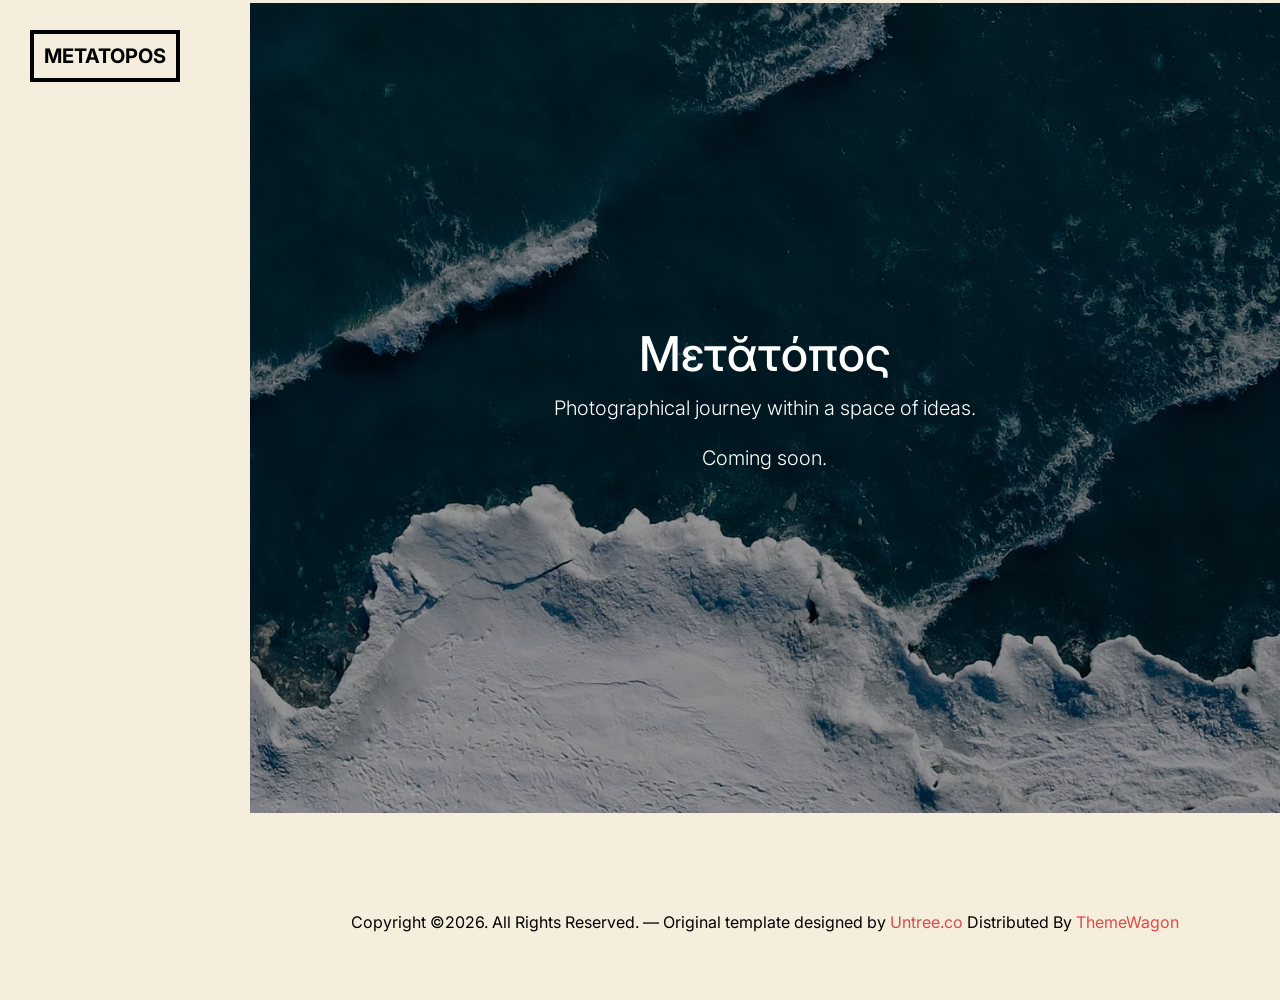
<file: index.html>
<!--
* Template Name: Snap
* Template Author: Untree.co
* Template URI: https://untree.co/
* License: https://creativecommons.org/licenses/by/3.0/
-->
<!doctype html>
<html lang="en">
<head>
  <meta charset="utf-8">
  <meta name="viewport" content="width=device-width, initial-scale=1, shrink-to-fit=no">
  <meta name="author" content="Untree.co">
  <link rel="shortcut icon" href="favicon.png">

  <meta name="description" content="" />
  <meta name="keywords" content="" />

  <link href="https://fonts.googleapis.com/css?family=Inter:300,400,500,600,700,900|Oswald:400,700" rel="stylesheet">

  <link rel="stylesheet" href="fonts/icomoon/style.css">
  <link rel="stylesheet" href="css/bootstrap.min.css">
  <link rel="stylesheet" href="css/magnific-popup.css">
  <link rel="stylesheet" href="css/jquery-ui.css">
  <link rel="stylesheet" href="css/owl.carousel.min.css">
  <link rel="stylesheet" href="css/owl.theme.default.min.css">
  <link rel="stylesheet" href="fonts/flaticon/font/flaticon.css">
  <link rel="stylesheet" href="css/aos.css">
  <link rel="stylesheet" href="css/fancybox.min.css">
  <link rel="stylesheet" href="css/style.css">

  <title>Metatopos &mdash; Coming Soon</title>
</head>
<body data-spy="scroll" data-target=".site-navbar-target" data-offset="200">

  <div class="site-wrap">

    <!-- Mobile menu container (kept but empty) -->
    <div class="site-mobile-menu site-navbar-target">
      <div class="site-mobile-menu-header">
        <div class="site-mobile-menu-close mt-3">
          <span class="icon-close2 js-menu-toggle"></span>
        </div>
      </div>
      <div class="site-mobile-menu-body"></div>
    </div>

    <header class="header-bar d-flex d-lg-block align-items-center site-navbar-target" data-aos="fade-right">
      <div class="site-logo">
        <a href="index.html">Metatopos</a>
      </div>

      <!-- Burger removed since δεν έχουμε μενού -->
      <!--
      <div class="d-inline-block d-lg-none ml-md-0 ml-auto py-3" style="position: relative; top: 3px;">
        <a href="#" class="site-menu-toggle js-menu-toggle ">
          <span class="icon-menu h3"></span>
        </a>
      </div>
      -->

      <div class="main-menu">
        <!-- Tabs hidden (no nav items) -->
        <!--
        <ul class="js-clone-nav">
          <li><a href="#section-home" class="nav-link">Home</a></li>
        </ul>
        -->

        <!-- Social icons hidden -->
        <!--
        <ul class="social js-clone-nav">
          ...
        </ul>
        -->
      </div>
    </header>

    <main class="main-content">

      <!-- HERO: ίδια εικόνα, ίδιο title/subtitle + Coming Soon -->
      <section class="site-section-hero bg-image mb-5"
               style="background-image: url('images/hero-min.jpg');"
               data-stellar-background-ratio="0.5"
               id="section-home">
        <div class="row justify-content-center align-items-center">
          <div class="col-md-7 text-center">

            <h1 class="heading text-white" data-aos="fade-up">
              Μετᾰτόπος
            </h1>

            <!-- ίδιος υπότιτλος -->
            <p class="text-white lead" data-aos="fade-up" data-aos-delay="50">
              Photographical journey within a space of ideas.
            </p>

            <!-- νέο: Coming soon -->
            <p class="text-white lead" data-aos="fade-up" data-aos-delay="150">
              Coming soon.
            </p>

            <!-- κουμπί Contact κρυμμένο -->
            <!--
            <p class="mt-20" data-aos="fade-up" data-aos-delay="150">
              <a href="#section-contact" class="btn btn-primary btn-md smoothscroll">Contact</a>
            </p>
            -->

          </div>
        </div>
      </section>

      <!-- όλα τα υπόλοιπα sections (photos, about, books, articles, contact) αφαιρέθηκαν -->

      <div class="row justify-content-center">
        <div class="col-md-12 text-center py-5">
          <p>
            Copyright &copy;<script>document.write(new Date().getFullYear());</script>.
            All Rights Reserved. &mdash; Original template designed by
            <a href="https://untree.co">Untree.co</a> Distributed By
            <a href="https://themewagon.com">ThemeWagon</a>
          </p>
        </div>
      </div>

    </main>

  </div> <!-- .site-wrap -->

  <!-- Scripts (μπορείς να αφαιρέσεις όσα δεν χρειάζεσαι, αλλά έτσι δουλεύουν όλα όπως πριν) -->
  <script src="js/jquery-3.3.1.min.js"></script>
  <script src="js/jquery-migrate-3.0.1.min.js"></script>
  <script src="js/jquery.easing.1.3.js"></script>
  <script src="js/jquery-ui.js"></script>
  <script src="js/popper.min.js"></script>
  <script src="js/bootstrap.min.js"></script>
  <script src="js/owl.carousel.min.js"></script>
  <script src="js/jquery.stellar.min.js"></script>
  <script src="js/jquery.countdown.min.js"></script>
  <script src="js/jquery.magnific-popup.min.js"></script>
  <script src="js/aos.js"></script>
  <script src="js/lozad.min.js"></script>
  <script src="js/jquery.fancybox.min.js"></script>
  <script src="js/main.js"></script>

</body>
</html>
</file>
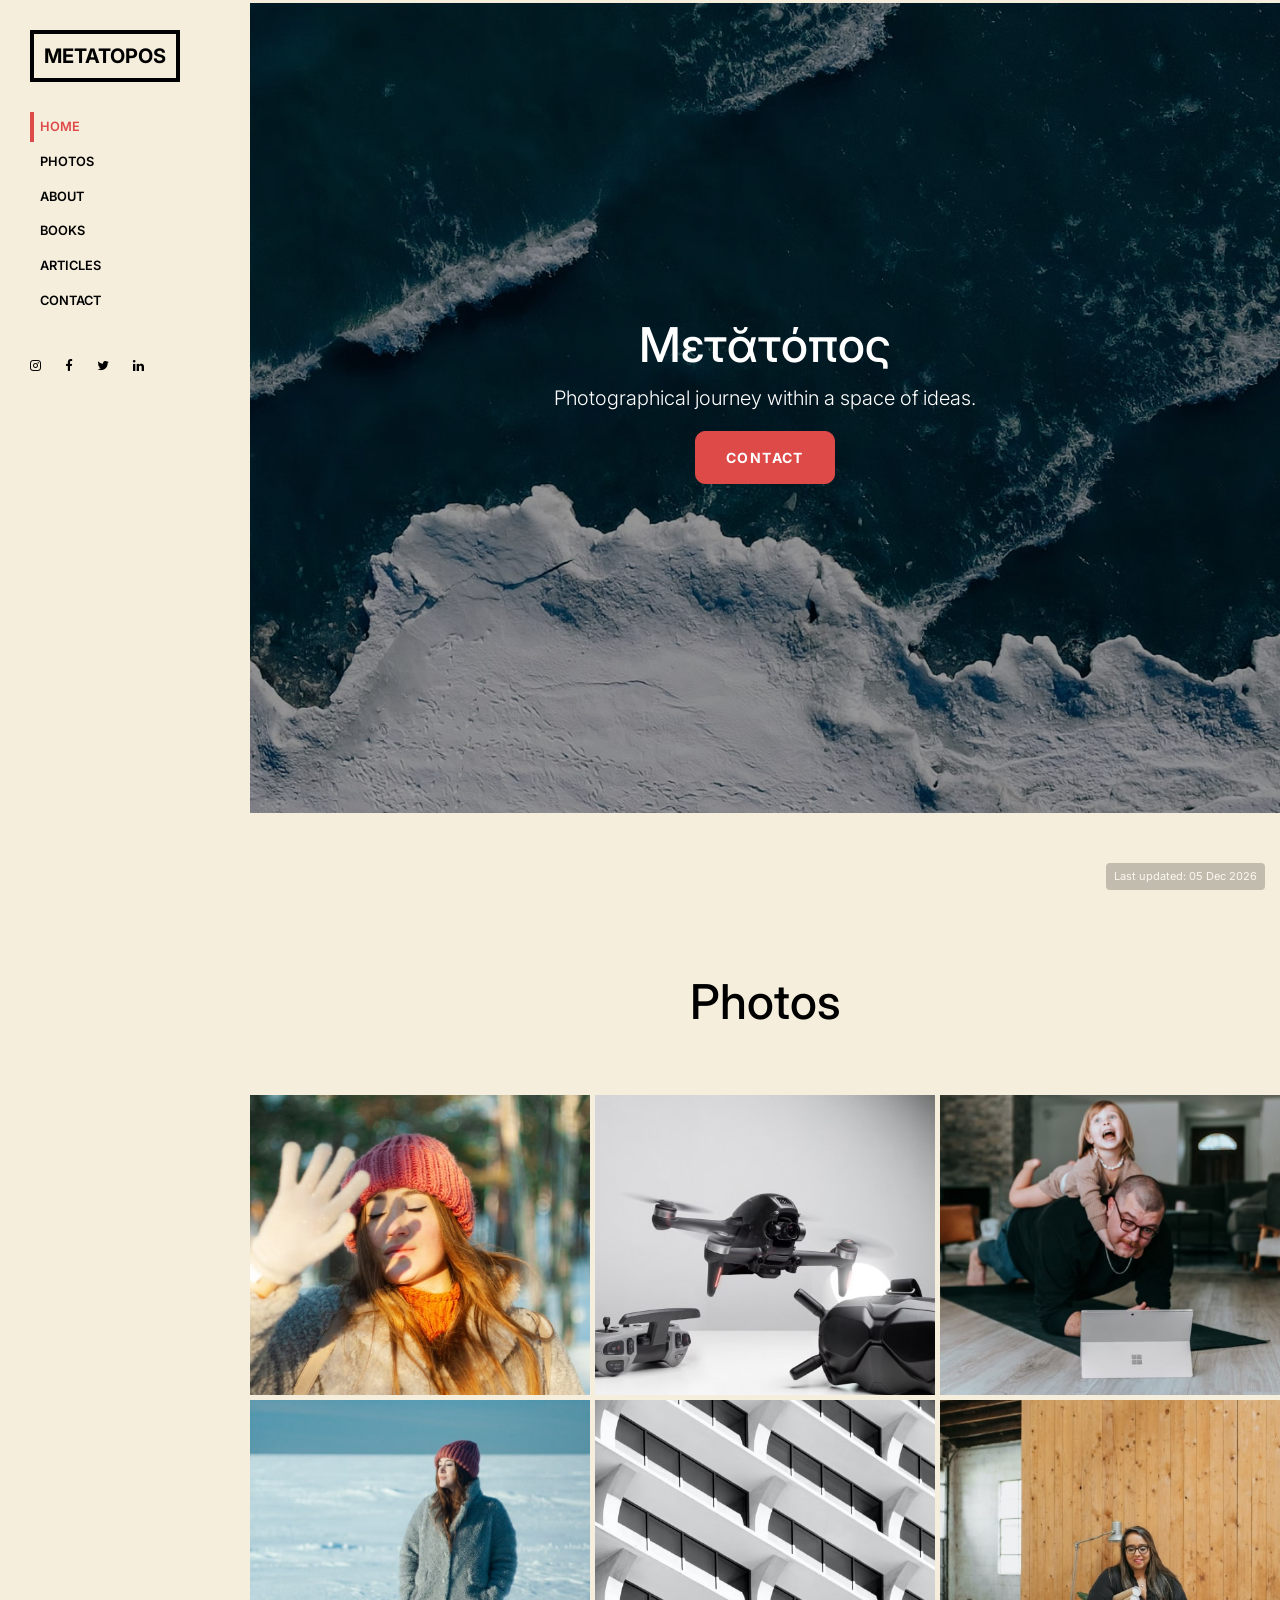
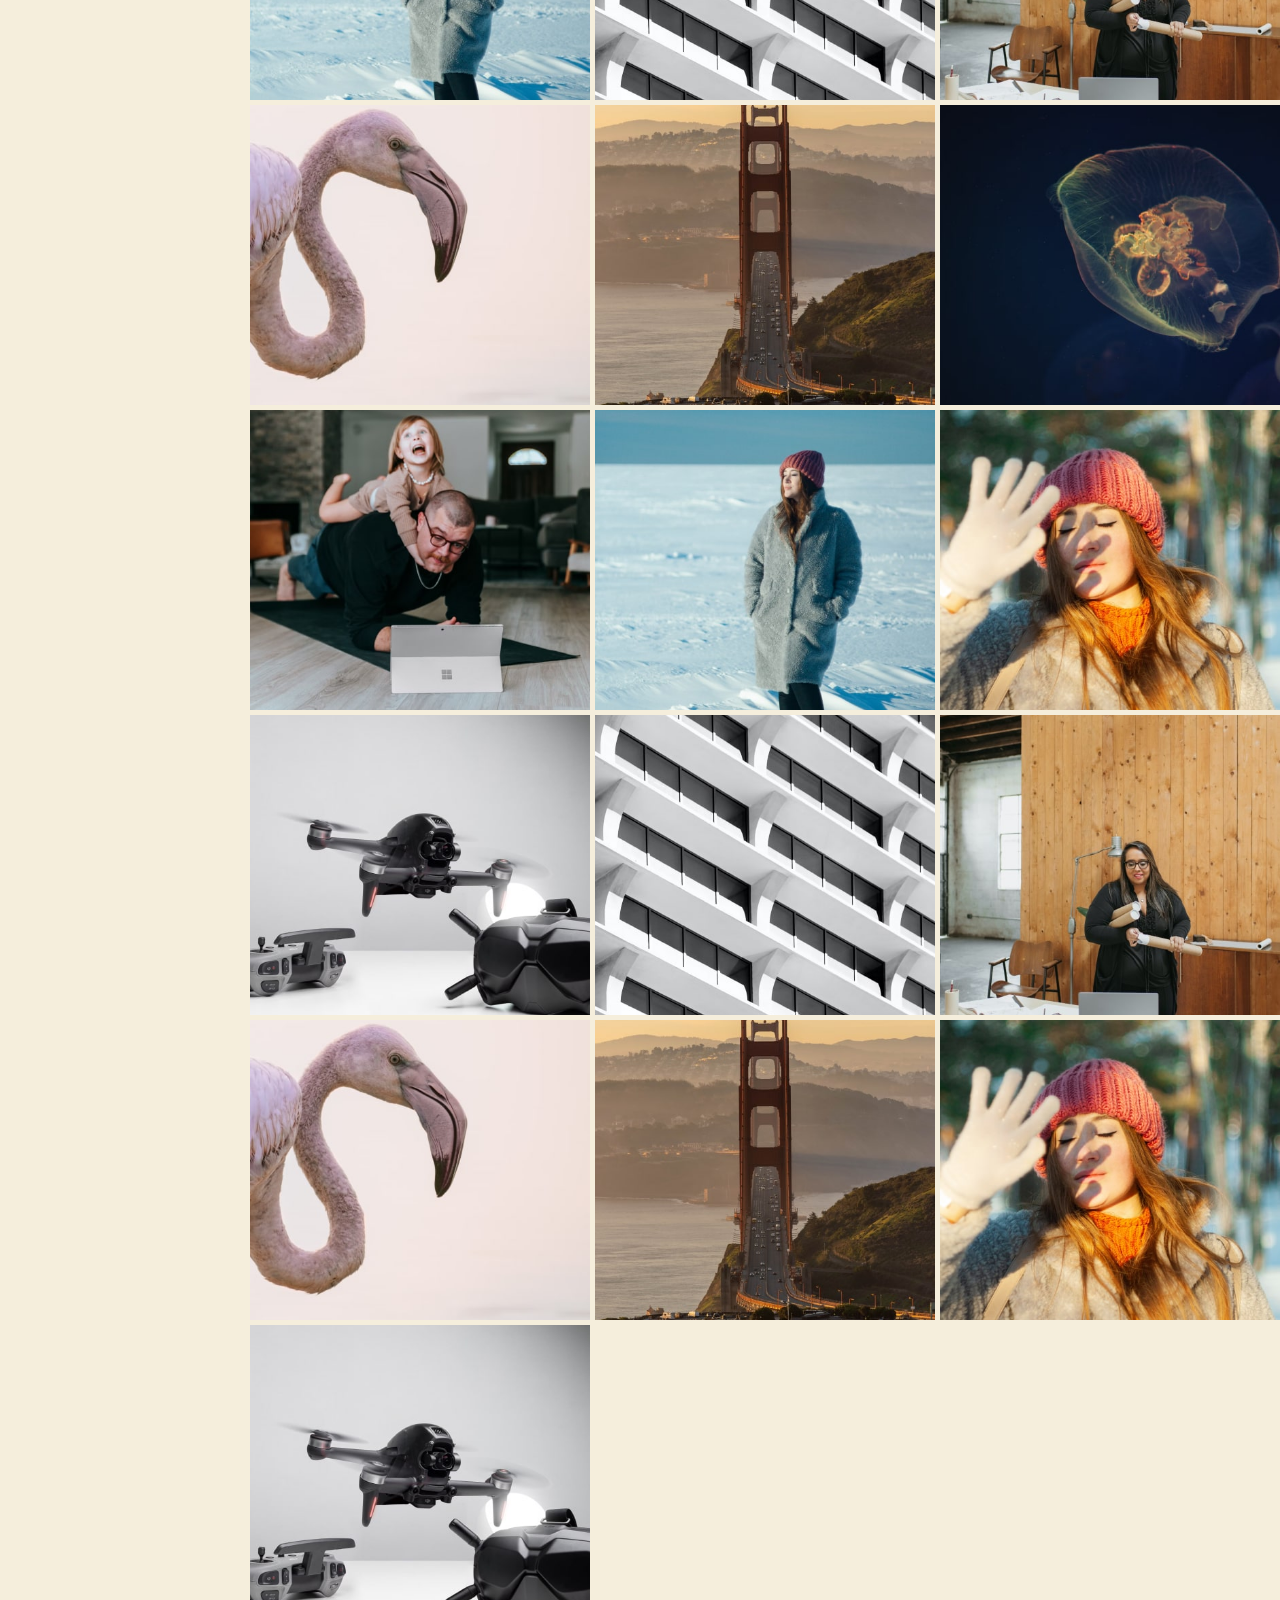
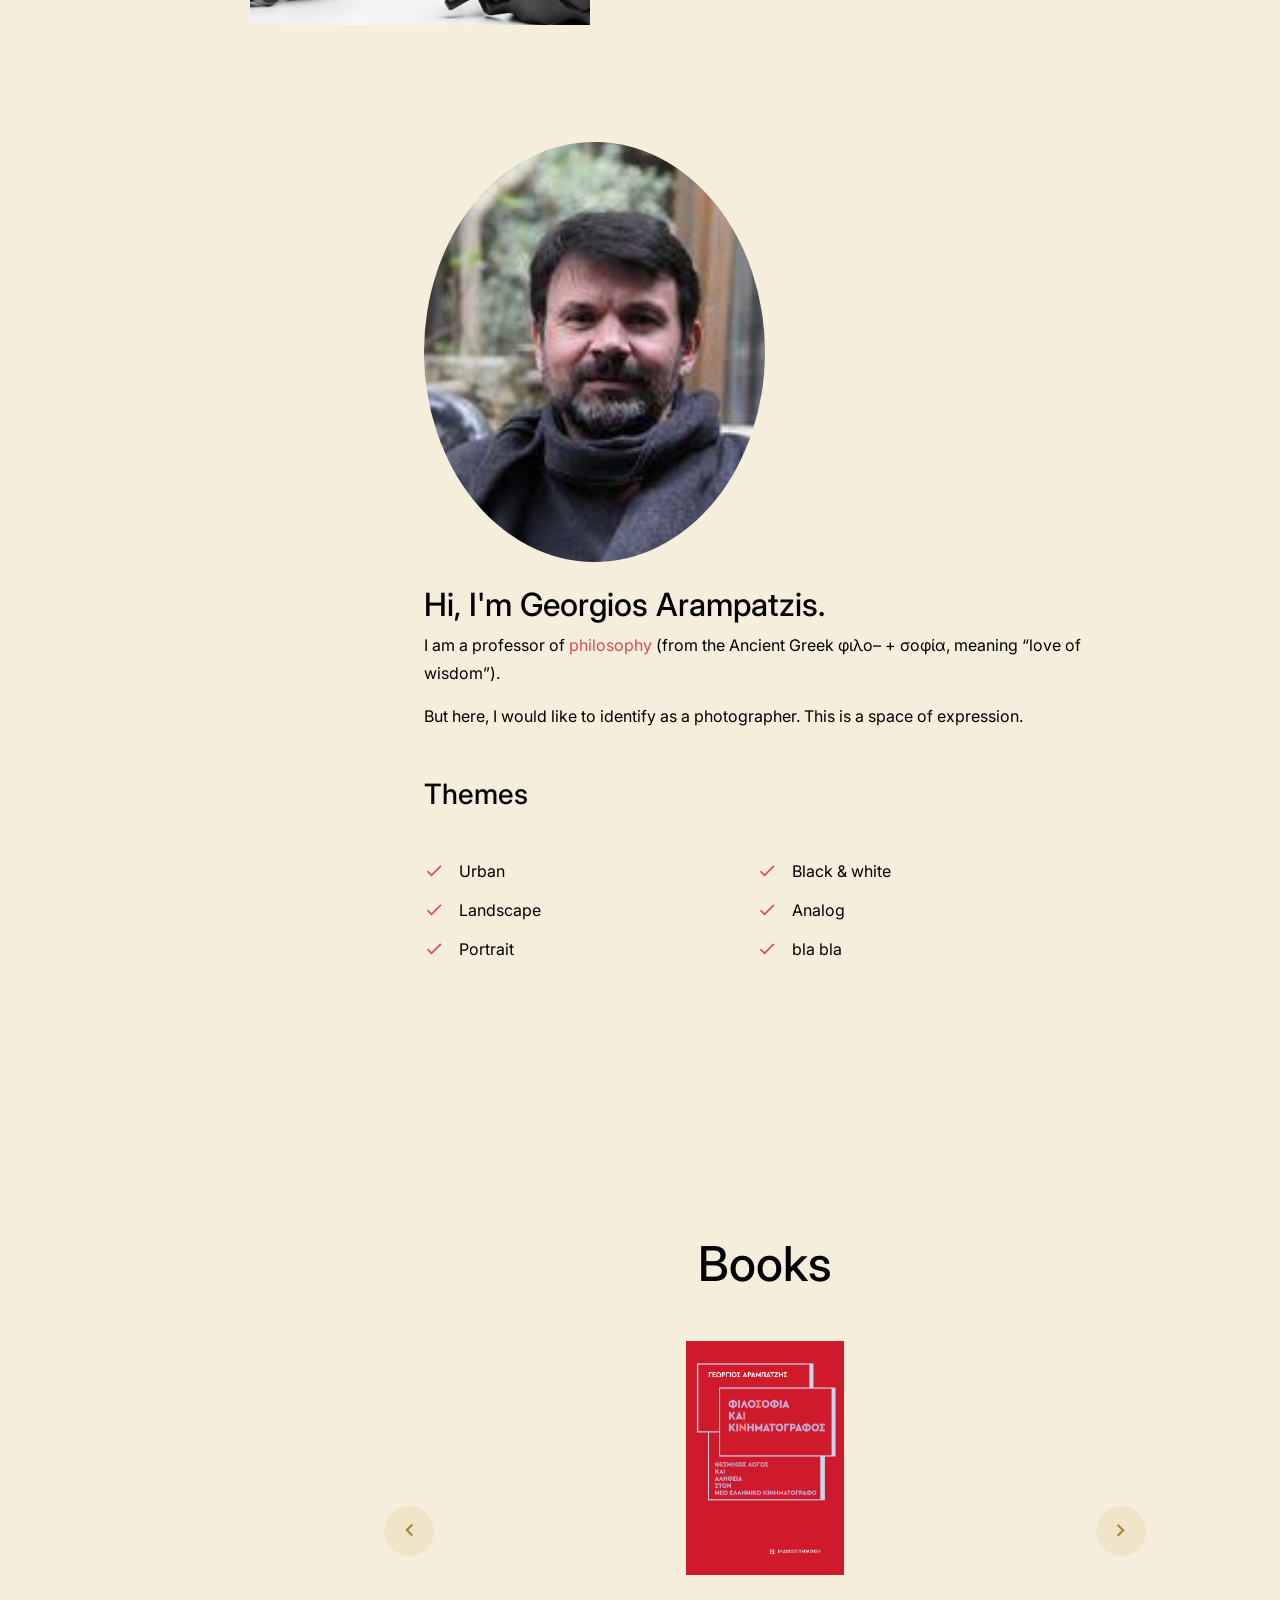
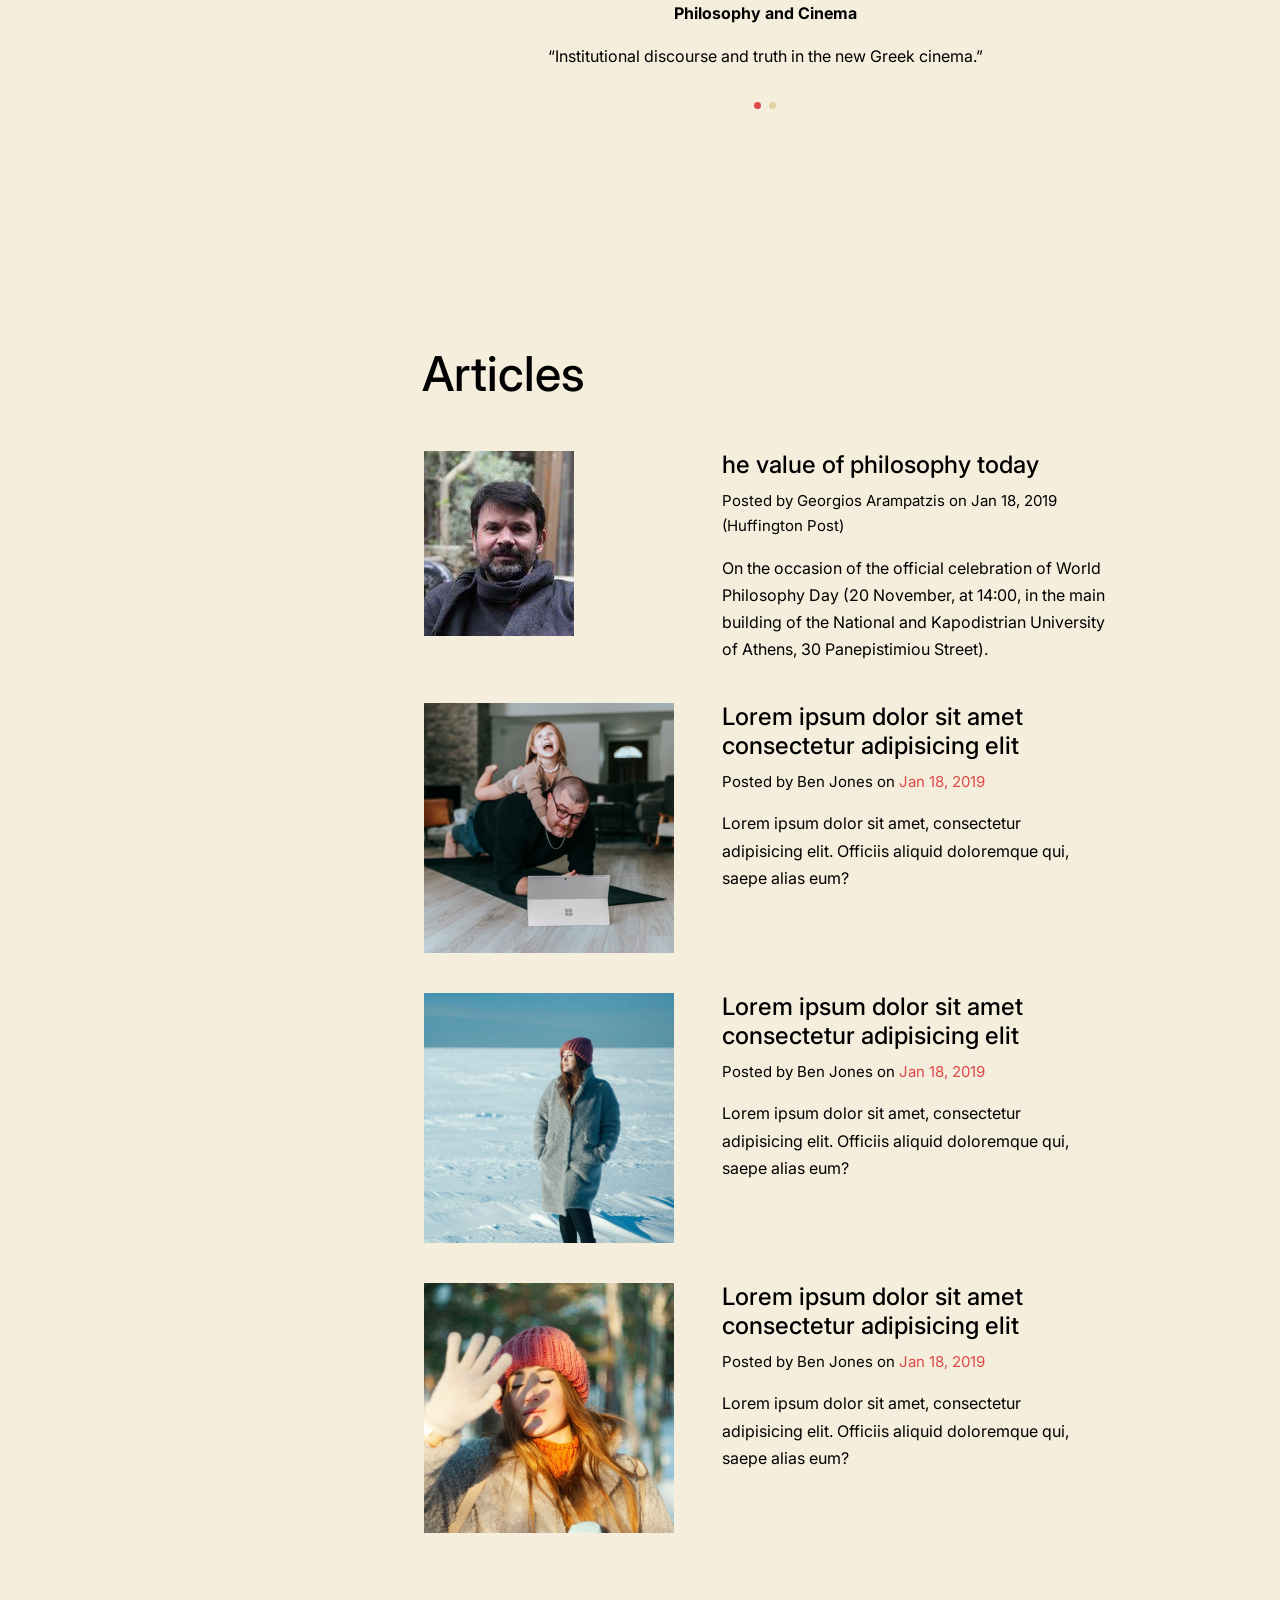
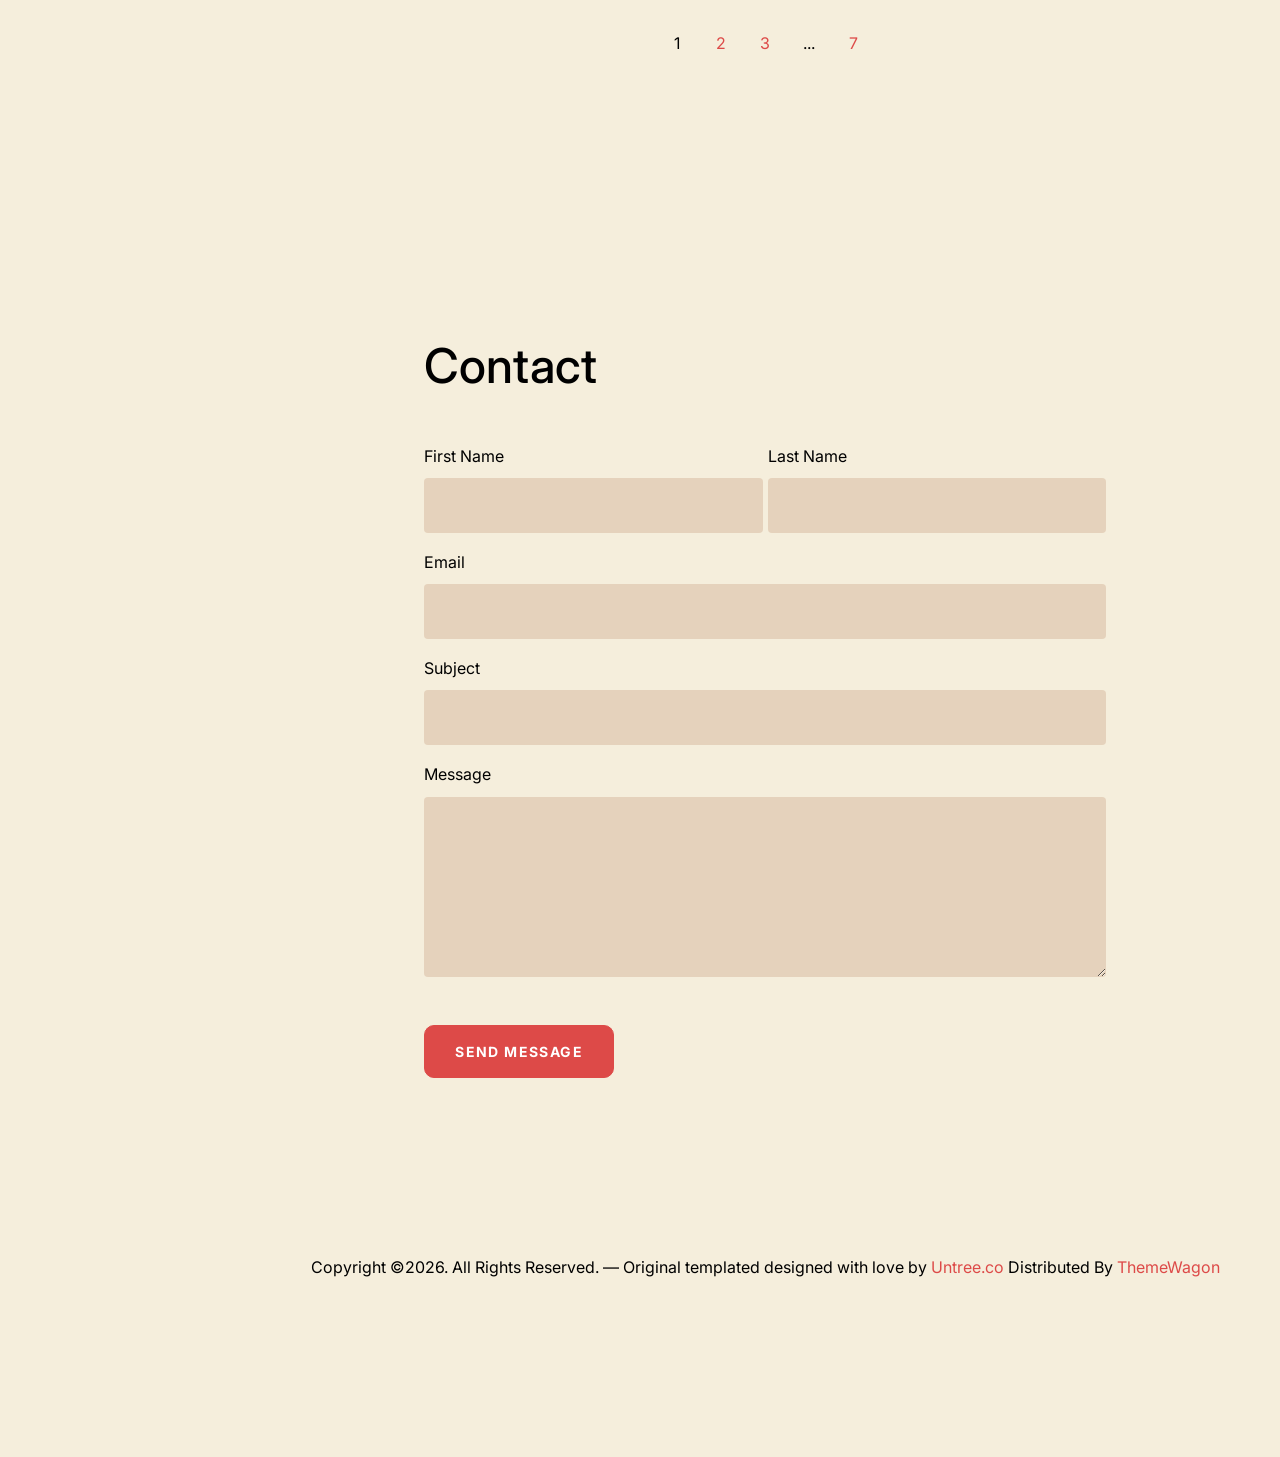
<file: temporary_disabled_index.html>
<!-- /*
* Template Name: Snap
* Template Author: Untree.co
* Tempalte URI: https://untree.co/
* License: https://creativecommons.org/licenses/by/3.0/
*/ -->
<!doctype html>
<html lang="en">
<head>
  <meta charset="utf-8">
  <meta name="viewport" content="width=device-width, initial-scale=1, shrink-to-fit=no">
  <meta name="author" content="Untree.co">
  <link rel="shortcut icon" href="favicon.png">

  <meta name="description" content="" />
  <meta name="keywords" content="" />
  

  <link href="https://fonts.googleapis.com/css?family=Inter:300,400,500,600, 700,900|Oswald:400,700" rel="stylesheet">


  <link rel="stylesheet" href="fonts/icomoon/style.css">

  <link rel="stylesheet" href="css/bootstrap.min.css">
  <link rel="stylesheet" href="css/magnific-popup.css">
  <link rel="stylesheet" href="css/jquery-ui.css">
  <link rel="stylesheet" href="css/owl.carousel.min.css">
  <link rel="stylesheet" href="css/owl.theme.default.min.css">
  <link rel="stylesheet" href="fonts/flaticon/font/flaticon.css">

  <link rel="stylesheet" href="css/aos.css">
  <link rel="stylesheet" href="css/fancybox.min.css">

  <link rel="stylesheet" href="css/style.css">
  <title>Metatopos &mdash; A photography website</title>


</head>
<body data-spy="scroll" data-target=".site-navbar-target" data-offset="200">


  <div class="site-wrap">

    <div class="site-mobile-menu site-navbar-target">
      <div class="site-mobile-menu-header">
        <div class="site-mobile-menu-close mt-3">
          <span class="icon-close2 js-menu-toggle"></span>
        </div>
      </div>
      <div class="site-mobile-menu-body"></div>
    </div>

    <header class="header-bar d-flex d-lg-block align-items-center site-navbar-target" data-aos="fade-right">
      <div class="site-logo">
        <a href="index.html">Metatopos</a>
      </div>

      <div class="d-inline-block d-lg-none ml-md-0 ml-auto py-3" style="position: relative; top: 3px;"><a href="#" class="site-menu-toggle js-menu-toggle "><span class="icon-menu h3"></span></a></div>

      <div class="main-menu">
        <ul class="js-clone-nav">
          <li><a href="#section-home" class="nav-link">Home</a></li>
          <li><a href="#section-photos" class="nav-link">Photos</a></li>
          <li><a href="#section-about" class="nav-link">About</a></li>
          <li><a href="#section-books" class="nav-link">Books</a></li>
          <li><a href="#section-articles" class="nav-link">Articles</a></li>
          <li><a href="#section-contact" class="nav-link">Contact</a></li>
        </ul>
        <ul class="social js-clone-nav">
          <li>
            <a href="https://www.instagram.com/georgios.arabatzis/" 
              target="_blank" 
              rel="noopener noreferrer">
              <span class="icon-instagram"></span>
            </a>
          </li>
          <li>
            <a href="https://www.facebook.com/georgios.arabatzis.334?locale=el_GR"
              target="_blank" 
              rel="noopener noreferrer">
              <span class="icon-facebook"></span>
            </a>
          </li>
          <li><a href="#"><span class="icon-twitter"></span></a></li>
          <li><a href="#"><span class="icon-linkedin"></span></a></li>
        </ul>
      </div>
    </header> 
    <main class="main-content">

    <section class="site-section-hero bg-image mb-5" style="background-image: url('images/hero-min.jpg');" data-stellar-background-ratio="0.5" id="section-home">
      <div class="row justify-content-center align-items-center">
        <div class="col-md-7 text-center">

          <h1 class="heading text-white" data-aos="fade-up">
            Μετᾰτόπος
          </h1>

          <!-- NEW SENTENCE UNDER TITLE -->
          <p class="text-white lead" data-aos="fade-up" data-aos-delay="50">
            Photographical journey within a space of ideas.
          </p>

          <!-- CONTACT BUTTON MOVED FURTHER DOWN BY ADDING mt-5 -->
          <p class="mt-20" data-aos="fade-up" data-aos-delay="150">
            <a href="#section-contact" class="btn btn-primary btn-md smoothscroll">Contact</a>
          </p>

        </div>
      </div>
    </section>


    <!-- bottom-right last updated -->
    <div class="template-credit">
      <span id="last-modified"></span>
    </div>

    <script>
      // Show the real last modification date of the page
      const modified = new Date(document.lastModified);
      const formatted = modified.toLocaleDateString("en-GB", {
        day: "2-digit",
        month: "short",
        year: "numeric"
      });
      document.getElementById("last-modified").textContent = "Last updated: " + formatted;
    </script>


      <div class="container-fluid site-section">


        <div class="row mb-3">
          <div class="col-12 text-center">
            <h2 class="heading">Photos</h2>
          </div>
        </div>

        <section class="row align-items-stretch photos" id="section-photos">
          <div class="col-12">
            <div class="row align-items-stretch">

              <div class="col-6 col-md-6 col-lg-4" data-aos="fade-up">
                <a href="images/img_4.jpg" class="d-block photo-item" data-fancybox="gallery">
                  <img src="images/img_4.jpg" alt="Image" class="img-fluid mb-0">
                  <div class="photo-text-more">
                    <span class="icon icon-eye"></span>
                  </div>
                </a>
              </div>
              <div class="col-6 col-md-6 col-lg-4" data-aos="fade-up" data-aos-delay="100">
                <a href="images/img_5.jpg" class="d-block photo-item" data-fancybox="gallery">
                  <img src="images/img_5.jpg" alt="Image" class="img-fluid mb-0">
                  <div class="photo-text-more">
                    <span class="icon icon-eye"></span>
                  </div>
                </a>
              </div>

              <div class="col-6 col-md-6 col-lg-4" data-aos="fade-up">
                <a href="images/img_2.jpg" class="d-block photo-item" data-fancybox="gallery">
                  <img src="images/img_2.jpg" alt="Image" class="img-fluid mb-0">
                  <div class="photo-text-more">
                    <span class="icon icon-eye"></span>
                  </div>
                </a>
              </div>
              <div class="col-6 col-md-6 col-lg-4" data-aos="fade-up" data-aos-delay="100">
                <a href="images/img_3.jpg" class="d-block photo-item" data-fancybox="gallery">
                  <img src="images/img_3.jpg" alt="Image" class="img-fluid mb-0">
                  <div class="photo-text-more">
                    <span class="icon icon-eye"></span>
                  </div>
                </a>
              </div>
              <div class="col-6 col-md-6 col-lg-4" data-aos="fade-up" data-aos-delay="200">
                <a href="images/img_6.jpg" class="d-block photo-item" data-fancybox="gallery">
                  <img src="images/img_6.jpg" alt="Image" class="img-fluid mb-0">
                  <div class="photo-text-more">
                    <span class="icon icon-eye"></span>
                  </div>
                </a>
              </div>

              <div class="col-6 col-md-6 col-lg-4" data-aos="fade-up">
                <a href="images/img_7.jpg" class="d-block photo-item" data-fancybox="gallery">
                  <img src="images/img_7.jpg" alt="Image" class="img-fluid mb-0">
                  <div class="photo-text-more">
                    <span class="icon icon-eye"></span>
                  </div>
                </a>
              </div>
              <div class="col-6 col-md-6 col-lg-4" data-aos="fade-up" data-aos-delay="100">
                <a href="images/img_8.jpg" class="d-block photo-item" data-fancybox="gallery">
                  <img src="images/img_8.jpg" alt="Image" class="img-fluid mb-0">
                  <div class="photo-text-more">
                    <span class="icon icon-eye"></span>
                  </div>
                </a>
              </div>
              <div class="col-6 col-md-6 col-lg-4" data-aos="fade-up" data-aos-delay="200">
                <a href="images/img_9.jpg" class="d-block photo-item" data-fancybox="gallery">
                  <img src="images/img_9.jpg" alt="Image" class="img-fluid mb-0">
                  <div class="photo-text-more">
                    <span class="icon icon-eye"></span>
                  </div>
                </a>
              </div>


              <div class="col-6 col-md-6 col-lg-4" data-aos="fade-up">
                <a href="images/img_10.jpg" class="d-block photo-item" data-fancybox="gallery">
                  <img src="images/img_10.jpg" alt="Image" class="img-fluid mb-0">
                  <div class="photo-text-more">
                    <span class="icon icon-eye"></span>
                  </div>
                </a>
              </div>
              <div class="col-6 col-md-6 col-lg-4" data-aos="fade-up" data-aos-delay="200">
                <a href="images/img_2.jpg" class="d-block photo-item" data-fancybox="gallery">
                  <img src="images/img_2.jpg" alt="Image" class="img-fluid mb-0">
                  <div class="photo-text-more">
                    <span class="icon icon-eye"></span>
                  </div>
                </a>
              </div>

              <div class="col-6 col-md-6 col-lg-4" data-aos="fade-up">
                <a href="images/img_3.jpg" class="d-block photo-item" data-fancybox="gallery">
                  <img src="images/img_3.jpg" alt="Image" class="img-fluid mb-0">
                  <div class="photo-text-more">
                    <span class="icon icon-eye"></span>
                  </div>
                </a>
              </div>
              <div class="col-6 col-md-6 col-lg-4" data-aos="fade-up" data-aos-delay="100">
                <a href="images/img_4.jpg" class="d-block photo-item" data-fancybox="gallery">
                  <img src="images/img_4.jpg" alt="Image" class="img-fluid mb-0">
                  <div class="photo-text-more">
                    <span class="icon icon-eye"></span>
                  </div>
                </a>
              </div>
              <div class="col-6 col-md-6 col-lg-4" data-aos="fade-up" data-aos-delay="200">
                <a href="images/img_5.jpg" class="d-block photo-item" data-fancybox="gallery">
                  <img src="images/img_5.jpg" alt="Image" class="img-fluid mb-0">
                  <div class="photo-text-more">
                    <span class="icon icon-eye"></span>
                  </div>
                </a>
              </div>

              <div class="col-6 col-md-6 col-lg-4" data-aos="fade-up">
                <a href="images/img_6.jpg" class="d-block photo-item" data-fancybox="gallery">
                  <img src="images/img_6.jpg" alt="Image" class="img-fluid mb-0">
                  <div class="photo-text-more">
                    <span class="icon icon-eye"></span>
                  </div>
                </a>
              </div>
              <div class="col-6 col-md-6 col-lg-4" data-aos="fade-up" data-aos-delay="100">
                <a href="images/img_7.jpg" class="d-block photo-item" data-fancybox="gallery">
                  <img src="images/img_7.jpg" alt="Image" class="img-fluid mb-0">
                  <div class="photo-text-more">
                    <span class="icon icon-eye"></span>
                  </div>
                </a>
              </div>
              <div class="col-6 col-md-6 col-lg-4" data-aos="fade-up" data-aos-delay="200">
                <a href="images/img_8.jpg" class="d-block photo-item" data-fancybox="gallery">
                  <img src="images/img_8.jpg" alt="Image" class="img-fluid mb-0">
                  <div class="photo-text-more">
                    <span class="icon icon-eye"></span>
                  </div>
                </a>
              </div>

              <div class="col-6 col-md-6 col-lg-4" data-aos="fade-up" data-aos-delay="100">
                <a href="images/img_9.jpg" class="d-block photo-item" data-fancybox="gallery">
                  <img src="images/img_9.jpg" alt="Image" class="img-fluid mb-0">
                  <div class="photo-text-more">
                    <span class="icon icon-eye"></span>
                  </div>
                </a>
              </div>
              <div class="col-6 col-md-6 col-lg-4" data-aos="fade-up" data-aos-delay="100">
                <a href="images/img_4.jpg" class="d-block photo-item" data-fancybox="gallery">
                  <img src="images/img_4.jpg" alt="Image" class="img-fluid mb-0">
                  <div class="photo-text-more">
                    <span class="icon icon-eye"></span>
                  </div>
                </a>
              </div>
              <div class="col-6 col-md-6 col-lg-4" data-aos="fade-up" data-aos-delay="200">
                <a href="images/img_5.jpg" class="d-block photo-item" data-fancybox="gallery">
                  <img src="images/img_5.jpg" alt="Image" class="img-fluid mb-0">
                  <div class="photo-text-more">
                    <span class="icon icon-eye"></span>
                  </div>
                </a>
              </div>



            </div>

          </div>
        </section> <!-- #section-photos -->

        <section class="site-section" id="section-about">
          <div class="container">
            <div class="row justify-content-center">

              <div class="col-md-8">

                <!-- <h2 class="heading">About</h2> -->

                <img src="images/arampatzis_profil.jpg" alt="Image" class="img-fluid mb-4 w-50 rounded-circle">

                <div data-aos="fade-up"  data-aos-delay="100">
                  <h2 class="">Hi, I'm Georgios Arampatzis.</h2>
                  <p>I am a professor of <a href="https://en.wikipedia.org/wiki/Philosophy">philosophy</a> (from the Ancient Greek φιλο– + σοφία, meaning “love of wisdom”).</p>
                  <p>But here, I would like to identify as a photographer. This is a space of expression.</p>
                  <h3 class=" mt-5">Themes</h3>
                  
                  <div class="d-block d-md-flex mt-5">
                    <div class="mr-md-auto mr-2">
                      <ul class="ul-check list-unstyled primary">
                        <li>Urban</li>
                        <li>Landscape</li>
                        <li>Portrait</li>
                      </ul>
                    </div>
                    <div class="mr-md-auto">
                      <ul class="ul-check list-unstyled primary">
                        <li>Black & white</li>
                        <li>Analog</li>
                        <li>bla bla</li>
                      </ul>
                    </div>

                  </div>
                </div>
              </div>
            </div>
          </div>
        </section>

        <section class="site-section" id="section-books">
          <div class="container">
            <div class="row justify-content-center">
              <div class="col-md-8 text-center">
                <h2 class="heading">Books</h2>

                <div class="row justify-content-center">
                  <div class="col-md-12">

                    <div class="owl-carousel slide-one-item home-slider">

                      <div class="testimony text-center px-md-4">
                        <figure class="mx-auto d-inline-block">
                          <img src="images/book_phil_cine_arampatzis.jpg" alt="Free Template by Untree.co" class="mx-auto img-fluid w-25">
                        </figure>
                        <p class="text-black"><strong>Philosophy and Cinema</strong></p>
                        <blockquote>
                          <p>&ldquo;Institutional discourse and truth in the new Greek cinema.&rdquo;</p>
                        </blockquote>
                      </div>

                      <div class="testimony text-center px-md-4">
                        <figure class="mx-auto d-inline-block">
                          <img src="images/book_byzantine_phil_arampatzis.jpg" alt="Free Template by Untree.co" class="mx-auto img-fluid w-25">
                        </figure>
                        <p class="text-black"><strong>On the epistemic field of Byzantine Philosophy.</strong></p>
                        <blockquote>
                          <p>&ldquo;The difficulties of the self-institution of Byzantine philosophy as a value-neutral scientific discipline...&rdquo;</p>
                        </blockquote>
                      </div>


                    </div>

                  </div>
                </div>
              </div>
            </div>
          </div>
        </section>

        <section class="site-section" id="section-articles">
          <div class="container">
            <div class="row justify-content-center">
              <div class="col-md-8">
                <div class="row">
                  <h2 class="heading"  data-aos="fade-up">Articles</h2>
                  <div class="col-md-12 mb-4" data-aos="fade-up">
                    <div class="d-md-flex d-block articles-entry align-items-start">
                      <div class="mr-0 mr-md-5 mb-3 img-wrap"><a href="https://www.huffingtonpost.gr/blogs/i-axia-tis-filosofias-simera/?fbclid=IwY2xjawOEvp9leHRuA2FlbQIxMABicmlkETE2aDBUT1FZeXgySzc3S3Jjc3J0YwZhcHBfaWQQMjIyMDM5MTc4ODIwMDg5MgABHk824-ZH8p_Tfe7li8CNsE65P1sWlTxBb-w3ElepvAnCGKfVPJI9vG1sr744_aem_k7LBV9HWz2fZn3H4C8s_KQ"><img src="images/arampatzis_profil.jpg" alt="Image" class="img-fluid mb-0"></a></div>
                      <div>
                        <h2 class="mt-0 mb-2"><a href="#">he value of philosophy today</a></h2>
                        <div class="meta mb-3">Posted by Georgios Arampatzis on Jan 18, 2019 (Huffington Post)</div>
                        <p>On the occasion of the official celebration of World Philosophy Day (20 November, at 14:00, in the main building of the National and Kapodistrian University of Athens, 30 Panepistimiou Street).</p>
                      </div>
                    </div>
                  </div>

                  <div class="col-md-12 mb-4" data-aos="fade-up">
                    <div class="d-md-flex d-block articles-entry align-items-start">
                      <div class="mr-0 mr-md-5 mb-3 img-wrap"><a href="#"><img src="images/img_2.jpg" alt="Image" class="img-fluid mb-0"></a></div>
                      <div>
                        <h2 class="mt-0 mb-2"><a href="#">Lorem ipsum dolor sit amet consectetur adipisicing elit</a></h2>
                        <div class="meta mb-3">Posted by Ben Jones on <a href="#">Jan 18, 2019</a></div>
                        <p>Lorem ipsum dolor sit amet, consectetur adipisicing elit. Officiis aliquid doloremque qui, saepe alias eum?</p>
                      </div>
                    </div>
                  </div>

                  <div class="col-md-12 mb-4" data-aos="fade-up">
                    <div class="d-md-flex d-block articles-entry align-items-start">
                      <div class="mr-0 mr-md-5 mb-3 img-wrap"><a href="#"><img src="images/img_3.jpg" alt="Image" class="img-fluid mb-0"></a></div>
                      <div>
                        <h2 class="mt-0 mb-2"><a href="#">Lorem ipsum dolor sit amet consectetur adipisicing elit</a></h2>
                        <div class="meta mb-3">Posted by Ben Jones on <a href="#">Jan 18, 2019</a></div>
                        <p>Lorem ipsum dolor sit amet, consectetur adipisicing elit. Officiis aliquid doloremque qui, saepe alias eum?</p>
                      </div>
                    </div>
                  </div>

                  <div class="col-md-12 mb-4" data-aos="fade-up">
                    <div class="d-md-flex d-block articles-entry align-items-start">
                      <div class="mr-0 mr-md-5 mb-3 img-wrap"><a href="#"><img src="images/img_4.jpg" alt="Image" class="img-fluid mb-0"></a></div>
                      <div>
                        <h2 class="mt-0 mb-2"><a href="#">Lorem ipsum dolor sit amet consectetur adipisicing elit</a></h2>
                        <div class="meta mb-3">Posted by Ben Jones on <a href="#">Jan 18, 2019</a></div>
                        <p>Lorem ipsum dolor sit amet, consectetur adipisicing elit. Officiis aliquid doloremque qui, saepe alias eum?</p>
                      </div>
                    </div>
                  </div>  

                  <div class="col-12 text-center">
                    <div class="custom-pagination">
                      <span>1</span>
                      <a href="#">2</a>
                      <a href="#">3</a>
                      <span>...</span>
                      <a href="#">7</a>
                    </div>
                  </div>
                </div>
              </div>
            </div>
          </div>
        </section>

        <section class="site-section" id="section-contact">
          <div class="container">
            <div class="row justify-content-center">
              <div class="col-md-8">
                <h2 class=" mb-5 heading">Contact</h2>

                <form action="#">



                  <div class="row form-group">
                    <div class="col-md-6 mb-3 mb-md-0">
                      <label class="" for="fname">First Name</label>
                      <input type="text" id="fname" class="form-control">
                    </div>
                    <div class="col-md-6">
                      <label class="" for="lname">Last Name</label>
                      <input type="text" id="lname" class="form-control">
                    </div>
                  </div>

                  <div class="row form-group">

                    <div class="col-md-12">
                      <label class="" for="email">Email</label> 
                      <input type="email" id="email" class="form-control">
                    </div>
                  </div>

                  <div class="row form-group">

                    <div class="col-md-12">
                      <label class="" for="subject">Subject</label> 
                      <input type="subject" id="subject" class="form-control">
                    </div>
                  </div>

                  <div class="row form-group mb-5">
                    <div class="col-md-12">
                      <label class="" for="message">Message</label> 
                      <textarea name="message" id="message" cols="30" rows="7" class="form-control"></textarea>
                    </div>
                  </div>

                  <div class="row form-group">
                    <div class="col-md-12">
                      <input type="submit" value="Send Message" class="btn btn-primary btn-md">
                    </div>
                  </div>


                </form>
              </div>
            </div>
          </div>
        </section>

        <div class="row justify-content-center">
          <div class="col-md-12 text-center py-5">
            <p>Copyright &copy;<script>document.write(new Date().getFullYear());</script>. All Rights Reserved. &mdash; Original templated designed with love by <a href="https://untree.co">Untree.co</a> Distributed By <a href="https://themewagon.com">ThemeWagon</a><!-- License information: https://untree.co/license/ -->
            </p>
          </div>
        </div>
      </div>
    </main>

  </div> <!-- .site-wrap -->

  <script src="js/jquery-3.3.1.min.js"></script>
  <script src="js/jquery-migrate-3.0.1.min.js"></script>
  <script src="js/jquery.easing.1.3.js"></script>
  <script src="js/jquery-ui.js"></script>
  <script src="js/popper.min.js"></script>
  <script src="js/bootstrap.min.js"></script>
  <script src="js/owl.carousel.min.js"></script>
  <script src="js/jquery.stellar.min.js"></script>
  <script src="js/jquery.countdown.min.js"></script>
  <script src="js/jquery.magnific-popup.min.js"></script>
  <script src="js/aos.js"></script>
  <script src="js/lozad.min.js"></script>
  

  <script src="js/jquery.fancybox.min.js"></script>

  <script src="js/main.js"></script>

  <!-- Global site tag (gtag.js) - Google Analytics -->
  </body>
</html>
</file>
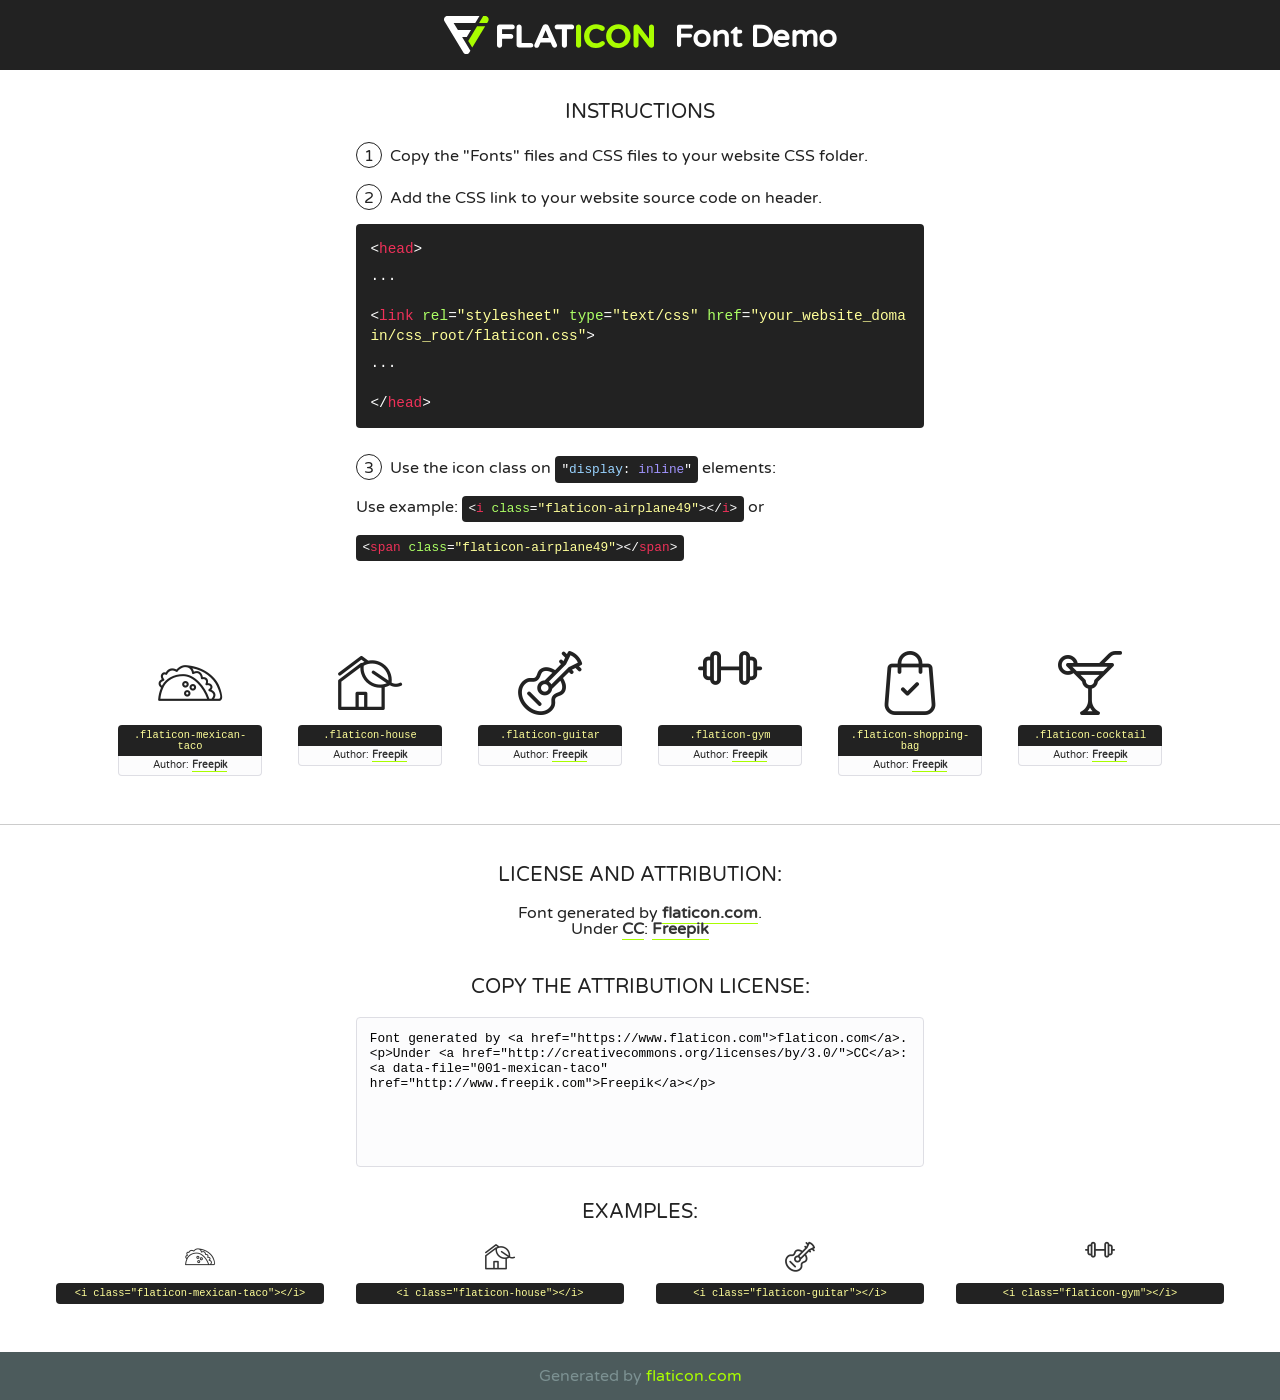
<file: fonts/flaticon/font/flaticon.html>
<!DOCTYPE html>
<!--
  Flaticon icon font: Flaticon
  Creation date: 11/02/2019 11:47
-->
<html>
<!DOCTYPE html>
<html>

<head>
    <title>Flaticon WebFont</title>
    <link href="http://fonts.googleapis.com/css?family=Varela+Round" rel="stylesheet" type="text/css" />
    <link rel="stylesheet" type="text/css" href="flaticon.css">
    <meta charset="UTF-8">
    <style>
    html, body, div, span, applet, object, iframe,
    h1, h2, h3, h4, h5, h6, p, blockquote, pre,
    a, abbr, acronym, address, big, cite, code,
    del, dfn, em, img, ins, kbd, q, s, samp,
    small, strike, strong, sub, sup, tt, var,
    b, u, i, center,
    dl, dt, dd, ol, ul, li,
    fieldset, form, label, legend,
    table, caption, tbody, tfoot, thead, tr, th, td,
    article, aside, canvas, details, embed, 
    figure, figcaption, footer, header, hgroup, 
    menu, nav, output, ruby, section, summary,
    time, mark, audio, video {
        margin: 0;
        padding: 0;
        border: 0;
        font-size: 100%;
        font: inherit;
        vertical-align: baseline;
    }
    /* HTML5 display-role reset for older browsers */
    article, aside, details, figcaption, figure, 
    footer, header, hgroup, menu, nav, section {
        display: block;
    }
    body {
        line-height: 1;
    }
    ol, ul {
        list-style: none;
    }
    blockquote, q {
        quotes: none;
    }
    blockquote:before, blockquote:after,
    q:before, q:after {
        content: '';
        content: none;
    }
    table {
        border-collapse: collapse;
        border-spacing: 0;
    }
    body {
        font-family: 'Varela Round', Helvetica, Arial, sans-serif;
        font-size: 16px;
        color: #222;
    }
    a {
        color: #333;
        border-bottom: 1px solid #a9fd00;
        font-weight: bold;
        text-decoration: none;
    }
    * {
        -moz-box-sizing: border-box;
        -webkit-box-sizing: border-box;
        box-sizing: border-box;
        margin: 0;
        padding: 0;
    }
    [class^="flaticon-"]:before, [class*=" flaticon-"]:before, [class^="flaticon-"]:after, [class*=" flaticon-"]:after {
        font-family: Flaticon;
        font-size: 30px;
        font-style: normal;
        margin-left: 20px;
        color: #333;
    }
    .wrapper {
        max-width: 600px;
        margin: auto;
        padding: 0 1em;
    }
    .title {
        font-size: 1.25em;
        text-align: center;
        margin-bottom: 1em;
        text-transform: uppercase;
    }
    header {
        text-align: center;
        background-color: #222;
        color: #fff;
        padding: 1em;
    }
    header .logo {
        width: 210px;
        height: 38px;
        display: inline-block;
        vertical-align: middle;
        margin-right: 1em;
        border: none;
    }
    header strong {
        font-size: 1.95em;
        font-weight: bold;
        vertical-align: middle;
        margin-top: 5px;
        display: inline-block;
    }
    .demo {
        margin: 2em auto;
        line-height: 1.25em;
    }
    .demo ul li {
        margin-bottom: 1em;
    }
    .demo ul li .num {
        color: #222;
        border-radius: 20px;
        display: inline-block;
        width: 26px;
        padding: 3px;
        height: 26px;
        text-align: center;
        margin-right: 0.5em;
        border: 1px solid #222;
    }
    .demo ul li code {
        background-color: #222;
        border-radius: 4px;
        padding: 0.25em 0.5em;
        display: inline-block;
        color: #fff;
        font-family: Consolas,Monaco,Lucida Console,Liberation Mono,DejaVu Sans Mono,Bitstream Vera Sans Mono,Courier New, monospace;
        font-weight: lighter;
        margin-top: 1em;
        font-size: 0.8em;
        word-break: break-all;
    }
    .demo ul li code.big {
        padding: 1em;
        font-size: 0.9em;
    }
    .demo ul li code .red {
        color: #EF3159;
    }
    .demo ul li code .green {
        color: #ACFF65;
    }
    .demo ul li code .yellow {
        color: #FFFF99;
    }
    .demo ul li code .blue {
        color: #99D3FF;
    }
    .demo ul li code .purple {
        color: #A295FF;
    }
    .demo ul li code .dots {
        margin-top: 0.5em;
        display: block;
    }
    #glyphs {
        border-bottom: 1px solid #ccc;
        padding: 2em 0;
        text-align: center;
    }
    .glyph {
        display: inline-block;
        width: 9em;
        margin: 1em;
        text-align: center;
        vertical-align: top;
        background: #FFF;
    }
    .glyph .glyph-icon {
        padding: 10px;
        display: block;
        font-family:"Flaticon";
        font-size: 64px;
        line-height: 1;
    }
    .glyph .glyph-icon:before {
        font-size: 64px;
        color: #222;
        margin-left: 0;
    }
    .class-name {
        font-size: 0.65em;
        background-color: #222;
        color: #fff;
        border-radius: 4px 4px 0 0;
        padding: 0.5em;
        color: #FFFF99;
        font-family: Consolas,Monaco,Lucida Console,Liberation Mono,DejaVu Sans Mono,Bitstream Vera Sans Mono,Courier New, monospace;
    }
    .author-name {
        font-size: 0.6em;
        background-color: #fcfcfd;
        border: 1px solid #DEDEE4;
        border-top: 0;
        border-radius: 0 0 4px 4px;
        padding: 0.5em;
    }
    .class-name:last-child {
        font-size: 10px;
        color:#888;
    }
    .class-name:last-child a {
        font-size: 10px;
        color:#555;
    }
    .class-name:last-child a:hover {
        color:#a9fd00;
    }
    .glyph > input {
        display: block;
        width: 100px;
        margin: 5px auto;
        text-align: center;
        font-size: 12px;
        cursor: text;
    }
    .glyph > input.icon-input {
        font-family:"Flaticon";
        font-size: 16px;
        margin-bottom: 10px;
    }
    .attribution .title {
        margin-top: 2em;
    }
    .attribution textarea {
        background-color: #fcfcfd;
        padding: 1em;
        border: none;
        box-shadow: none;
        border: 1px solid #DEDEE4;
        border-radius: 4px;
        resize: none;
        width: 100%;
        height: 150px;
        font-size: 0.8em;
        font-family: Consolas,Monaco,Lucida Console,Liberation Mono,DejaVu Sans Mono,Bitstream Vera Sans Mono,Courier New, monospace;
        -webkit-appearance: none;
    }
    .iconsuse {
        margin: 2em auto;
        text-align: center;
        max-width: 1200px;
    }
    .iconsuse:after {
        content: '';
        display: table;
        clear: both;
    }
    .iconsuse .image {
        float: left;
        width: 25%;
        padding: 0 1em;
    }
    .iconsuse .image p {
        margin-bottom: 1em;
    }
    .iconsuse .image span {
        display: block;
        font-size: 0.65em;
        background-color: #222;
        color: #fff;
        border-radius: 4px;
        padding: 0.5em;
        color: #FFFF99;
        margin-top: 1em;
        font-family: Consolas,Monaco,Lucida Console,Liberation Mono,DejaVu Sans Mono,Bitstream Vera Sans Mono,Courier New, monospace;
    }
    #footer {
        text-align: center;
        background-color: #4C5B5C;
        color: #7c9192;
        padding: 1em;
    }
    #footer a {
        border: none;
        color: #a9fd00;
        font-weight: normal;
    }
    @media (max-width: 960px) {
        .iconsuse .image {
            width: 50%;
        }
    }
    @media (max-width: 560px) {
        .iconsuse .image {
            width: 100%;
        }
    }
    </style>
</head>

<body class="characters-off">

    <header>
        <a href="https://www.flaticon.com" target="_blank" class="logo">
            <svg version="1.1" xmlns="http://www.w3.org/2000/svg" xmlns:xlink="http://www.w3.org/1999/xlink" xmlns:a="http://ns.adobe.com/AdobeSVGViewerExtensions/3.0/" viewBox="0 0 560.875 102.036" enable-background="new 0 0 560.875 102.036" xml:space="preserve">
                <defs>
                </defs>
                <g>
                    <g class="letters">
                        <path fill="#ffffff" d="M141.596,29.675c0-3.777,2.985-6.767,6.764-6.767h34.438c3.426,0,6.15,2.728,6.15,6.15
                        c0,3.43-2.724,6.149-6.15,6.149h-27.674v13.091h23.719c3.429,0,6.151,2.724,6.151,6.15c0,3.43-2.723,6.149-6.151,6.149h-23.719
                        v17.574c0,3.773-2.986,6.761-6.764,6.761c-3.779,0-6.764-2.989-6.764-6.761V29.675z"></path>
                        <path fill="#ffffff" d="M193.844,29.149c0-3.781,2.985-6.767,6.764-6.767c3.776,0,6.763,2.985,6.763,6.767v42.957h25.039
                        c3.426,0,6.149,2.726,6.149,6.153c0,3.425-2.723,6.15-6.149,6.15h-31.802c-3.779,0-6.764-2.986-6.764-6.768V29.149z"></path>
                        <path fill="#ffffff" d="M241.891,75.71l21.438-48.407c1.492-3.341,4.215-5.357,7.906-5.357h0.792
                        c3.686,0,6.323,2.017,7.815,5.357l21.439,48.407c0.436,0.967,0.701,1.845,0.701,2.723c0,3.602-2.809,6.501-6.414,6.501
                        c-3.161,0-5.269-1.845-6.499-4.655l-4.132-9.661h-27.059l-4.301,10.102c-1.144,2.631-3.426,4.214-6.237,4.214
                        c-3.517,0-6.24-2.81-6.24-6.325C241.1,77.64,241.451,76.677,241.891,75.71z M279.932,58.666l-8.521-20.297l-8.526,20.297H279.932
                        z"></path>
                        <path fill="#ffffff" d="M314.864,35.387H301.86c-3.429,0-6.239-2.813-6.239-6.238c0-3.429,2.811-6.24,6.239-6.24h39.533
                        c3.426,0,6.237,2.811,6.237,6.24c0,3.425-2.811,6.238-6.237,6.238h-13.001v42.785c0,3.773-2.99,6.761-6.764,6.761
                        c-3.779,0-6.764-2.989-6.764-6.761V35.387z"></path>
                        <path fill="#A9FD00" d="M352.615,29.149c0-3.781,2.985-6.767,6.767-6.767c3.774,0,6.761,2.985,6.761,6.767v49.024
                        c0,3.773-2.987,6.761-6.761,6.761c-3.781,0-6.767-2.989-6.767-6.761V29.149z"></path>
                        <path fill="#A9FD00" d="M374.132,53.836v-0.179c0-17.481,13.178-31.801,32.065-31.801c9.22,0,15.459,2.458,20.557,6.238
                        c1.402,1.054,2.637,2.985,2.637,5.357c0,3.692-2.985,6.59-6.681,6.59c-1.845,0-3.071-0.702-4.044-1.319
                        c-3.776-2.813-7.729-4.393-12.562-4.393c-10.364,0-17.831,8.611-17.831,19.154v0.173c0,10.542,7.291,19.329,17.831,19.329
                        c5.715,0,9.492-1.756,13.359-4.834c1.049-0.874,2.458-1.491,4.039-1.491c3.429,0,6.325,2.813,6.325,6.236
                        c0,2.106-1.056,3.78-2.282,4.834c-5.539,4.834-12.036,7.733-21.878,7.733C387.572,85.464,374.132,71.493,374.132,53.836z"></path>
                        <path fill="#A9FD00" d="M433.009,53.836v-0.179c0-17.481,13.79-31.801,32.766-31.801c18.981,0,32.592,14.143,32.592,31.628v0.173
                        c0,17.483-13.785,31.807-32.769,31.807C446.625,85.464,433.009,71.32,433.009,53.836z M484.224,53.836v-0.179
                        c0-10.539-7.725-19.326-18.626-19.326c-10.893,0-18.449,8.611-18.449,19.154v0.173c0,10.542,7.73,19.329,18.626,19.329
                        C476.676,72.986,484.224,64.378,484.224,53.836z"></path>
                        <path fill="#A9FD00" d="M506.233,29.321c0-3.774,2.99-6.763,6.767-6.763h1.401c3.252,0,5.183,1.583,7.029,3.953l26.093,34.265
                        V29.059c0-3.692,2.99-6.677,6.681-6.677c3.683,0,6.671,2.985,6.671,6.677v48.934c0,3.78-2.987,6.765-6.764,6.765h-0.436
                        c-3.257,0-5.188-1.581-7.034-3.953l-27.056-35.492v32.944c0,3.687-2.985,6.676-6.678,6.676c-3.683,0-6.673-2.989-6.673-6.676
                        V29.321z"></path>
                    </g>
                    <g class="insignia">
                        <path fill="#ffffff" d="M48.372,56.137h12.517l11.156-18.537H37.186L25.688,18.539h57.825L94.668,0H9.271
                        C5.925,0,2.842,1.801,1.198,4.716c-1.644,2.907-1.593,6.482,0.134,9.343l50.38,83.501c1.678,2.781,4.689,4.476,7.938,4.476
                        c3.246,0,6.257-1.695,7.935-4.476l2.898-4.804L48.372,56.137z"></path>
                        <g class="i">
                            <path fill="#A9FD00" d="M93.575,18.539h0.031v0.004l21.652,0.004l2.705-4.488c1.727-2.861,1.778-6.436,0.133-9.343
                            C116.454,1.801,113.371,0,110.026,0h-5.294L93.575,18.539z"></path>
                            <polygon fill="#A9FD00" points="88.291,27.356 64.725,66.486 75.519,84.404 109.942,27.356"></polygon>
                        </g>
                    </g>
                </g>
            </svg>
        </a>
        <strong>Font Demo</strong>
    </header>


    <section class="demo wrapper">

        <p class="title">Instructions</p>

        <ul>
            <li>
                <span class="num">1</span>Copy the "Fonts" files and CSS files to your website CSS folder.
            </li>
            <li>
                <span class="num">2</span>Add the CSS link to your website source code on header.
                <code class="big">
                    &lt;<span class="red">head</span>&gt;
                    <br/><span class="dots">...</span>
                    <br/>&lt;<span class="red">link</span> <span class="green">rel</span>=<span class="yellow">"stylesheet"</span> <span class="green">type</span>=<span class="yellow">"text/css"</span> <span class="green">href</span>=<span class="yellow">"your_website_domain/css_root/flaticon.css"</span>&gt;
                    <br/><span class="dots">...</span>
                    <br/>&lt;/<span class="red">head</span>&gt;
                </code>
            </li>

            <li>
                <p>
                    <span class="num">3</span>Use the icon class on <code>"<span class="blue">display</span>:<span class="purple"> inline</span>"</code> elements:
                    <br />
                    Use example: <code>&lt;<span class="red">i</span> <span class="green">class</span>=<span class="yellow">&quot;flaticon-airplane49&quot;</span>&gt;&lt;/<span class="red">i</span>&gt;</code> or <code>&lt;<span class="red">span</span> <span class="green">class</span>=<span class="yellow">&quot;flaticon-airplane49&quot;</span>&gt;&lt;/<span class="red">span</span>&gt;</code>
            </li>
        </ul>

    </section>




   <section id="glyphs">          
    
      
        <div class="glyph"><div class="glyph-icon flaticon-mexican-taco"></div>
            <div class="class-name">.flaticon-mexican-taco</div>
            <div class="author-name">Author: <a data-file="001-mexican-taco" href="http://www.freepik.com">Freepik</a> </div> 
        </div>        
        
        <div class="glyph"><div class="glyph-icon flaticon-house"></div>
            <div class="class-name">.flaticon-house</div>
            <div class="author-name">Author: <a data-file="002-house" href="http://www.freepik.com">Freepik</a> </div> 
        </div>        
        
        <div class="glyph"><div class="glyph-icon flaticon-guitar"></div>
            <div class="class-name">.flaticon-guitar</div>
            <div class="author-name">Author: <a data-file="003-guitar" href="http://www.freepik.com">Freepik</a> </div> 
        </div>        
        
        <div class="glyph"><div class="glyph-icon flaticon-gym"></div>
            <div class="class-name">.flaticon-gym</div>
            <div class="author-name">Author: <a data-file="004-gym" href="http://www.freepik.com">Freepik</a> </div> 
        </div>        
        
        <div class="glyph"><div class="glyph-icon flaticon-shopping-bag"></div>
            <div class="class-name">.flaticon-shopping-bag</div>
            <div class="author-name">Author: <a data-file="005-shopping-bag" href="http://www.freepik.com">Freepik</a> </div> 
        </div>        
        
        <div class="glyph"><div class="glyph-icon flaticon-cocktail"></div>
            <div class="class-name">.flaticon-cocktail</div>
            <div class="author-name">Author: <a data-file="006-cocktail" href="http://www.freepik.com">Freepik</a> </div> 
        </div>        
        

    </section>



    <section class="attribution wrapper"   style="text-align:center;">

      <div class="title">License and attribution:</div><div class="attrDiv">Font generated by <a href="https://www.flaticon.com">flaticon.com</a>. <div><p>Under <a href="http://creativecommons.org/licenses/by/3.0/">CC</a>: <a data-file="001-mexican-taco" href="http://www.freepik.com">Freepik</a></p>  </div>
      </div>
      <div class="title">Copy the Attribution License:</div>

    <textarea onclick="this.focus();this.select();">Font generated by &lt;a href=&quot;https://www.flaticon.com&quot;&gt;flaticon.com&lt;/a&gt;. <p>Under <a href="http://creativecommons.org/licenses/by/3.0/">CC</a>: <a data-file="001-mexican-taco" href="http://www.freepik.com">Freepik</a></p>  
     </textarea>

    </section>

    <section class="iconsuse">

          <div class="title">Examples:</div>            
             
            <div class="image">
                <p>
                    <i class="glyph-icon flaticon-mexican-taco"></i> 
                    <span>&lt;i class=&quot;flaticon-mexican-taco&quot;&gt;&lt;/i&gt;</span>
                </p>
            </div>
            
            <div class="image">
                <p>
                    <i class="glyph-icon flaticon-house"></i> 
                    <span>&lt;i class=&quot;flaticon-house&quot;&gt;&lt;/i&gt;</span>
                </p>
            </div>
            
            <div class="image">
                <p>
                    <i class="glyph-icon flaticon-guitar"></i> 
                    <span>&lt;i class=&quot;flaticon-guitar&quot;&gt;&lt;/i&gt;</span>
                </p>
            </div>
            
            <div class="image">
                <p>
                    <i class="glyph-icon flaticon-gym"></i> 
                    <span>&lt;i class=&quot;flaticon-gym&quot;&gt;&lt;/i&gt;</span>
                </p>
            </div>
                       
        </div>
                            
    </section>

<div id="footer">
    <div>Generated by <a href="https://www.flaticon.com">flaticon.com</a>
    </div>
</div>



</body>
</html>
</file>
<file: fonts/icomoon/style.css>
@font-face {
  font-family: 'icomoon';
  src:  url('fonts/icomoon.eot?10si43');
  src:  url('fonts/icomoon.eot?10si43#iefix') format('embedded-opentype'),
    url('fonts/icomoon.ttf?10si43') format('truetype'),
    url('fonts/icomoon.woff?10si43') format('woff'),
    url('fonts/icomoon.svg?10si43#icomoon') format('svg');
  font-weight: normal;
  font-style: normal;
}

[class^="icon-"], [class*=" icon-"] {
  /* use !important to prevent issues with browser extensions that change fonts */
  font-family: 'icomoon' !important;
  speak: none;
  font-style: normal;
  font-weight: normal;
  font-variant: normal;
  text-transform: none;
  line-height: 1;

  /* Better Font Rendering =========== */
  -webkit-font-smoothing: antialiased;
  -moz-osx-font-smoothing: grayscale;
}

.icon-asterisk:before {
  content: "\f069";
}
.icon-plus:before {
  content: "\f067";
}
.icon-question:before {
  content: "\f128";
}
.icon-minus:before {
  content: "\f068";
}
.icon-glass:before {
  content: "\f000";
}
.icon-music:before {
  content: "\f001";
}
.icon-search:before {
  content: "\f002";
}
.icon-envelope-o:before {
  content: "\f003";
}
.icon-heart:before {
  content: "\f004";
}
.icon-star:before {
  content: "\f005";
}
.icon-star-o:before {
  content: "\f006";
}
.icon-user:before {
  content: "\f007";
}
.icon-film:before {
  content: "\f008";
}
.icon-th-large:before {
  content: "\f009";
}
.icon-th:before {
  content: "\f00a";
}
.icon-th-list:before {
  content: "\f00b";
}
.icon-check:before {
  content: "\f00c";
}
.icon-close:before {
  content: "\f00d";
}
.icon-remove:before {
  content: "\f00d";
}
.icon-times:before {
  content: "\f00d";
}
.icon-search-plus:before {
  content: "\f00e";
}
.icon-search-minus:before {
  content: "\f010";
}
.icon-power-off:before {
  content: "\f011";
}
.icon-signal:before {
  content: "\f012";
}
.icon-cog:before {
  content: "\f013";
}
.icon-gear:before {
  content: "\f013";
}
.icon-trash-o:before {
  content: "\f014";
}
.icon-home:before {
  content: "\f015";
}
.icon-file-o:before {
  content: "\f016";
}
.icon-clock-o:before {
  content: "\f017";
}
.icon-road:before {
  content: "\f018";
}
.icon-download:before {
  content: "\f019";
}
.icon-arrow-circle-o-down:before {
  content: "\f01a";
}
.icon-arrow-circle-o-up:before {
  content: "\f01b";
}
.icon-inbox:before {
  content: "\f01c";
}
.icon-play-circle-o:before {
  content: "\f01d";
}
.icon-repeat:before {
  content: "\f01e";
}
.icon-rotate-right:before {
  content: "\f01e";
}
.icon-refresh:before {
  content: "\f021";
}
.icon-list-alt:before {
  content: "\f022";
}
.icon-lock:before {
  content: "\f023";
}
.icon-flag:before {
  content: "\f024";
}
.icon-headphones:before {
  content: "\f025";
}
.icon-volume-off:before {
  content: "\f026";
}
.icon-volume-down:before {
  content: "\f027";
}
.icon-volume-up:before {
  content: "\f028";
}
.icon-qrcode:before {
  content: "\f029";
}
.icon-barcode:before {
  content: "\f02a";
}
.icon-tag:before {
  content: "\f02b";
}
.icon-tags:before {
  content: "\f02c";
}
.icon-book:before {
  content: "\f02d";
}
.icon-bookmark:before {
  content: "\f02e";
}
.icon-print:before {
  content: "\f02f";
}
.icon-camera:before {
  content: "\f030";
}
.icon-font:before {
  content: "\f031";
}
.icon-bold:before {
  content: "\f032";
}
.icon-italic:before {
  content: "\f033";
}
.icon-text-height:before {
  content: "\f034";
}
.icon-text-width:before {
  content: "\f035";
}
.icon-align-left:before {
  content: "\f036";
}
.icon-align-center:before {
  content: "\f037";
}
.icon-align-right:before {
  content: "\f038";
}
.icon-align-justify:before {
  content: "\f039";
}
.icon-list:before {
  content: "\f03a";
}
.icon-dedent:before {
  content: "\f03b";
}
.icon-outdent:before {
  content: "\f03b";
}
.icon-indent:before {
  content: "\f03c";
}
.icon-video-camera:before {
  content: "\f03d";
}
.icon-image:before {
  content: "\f03e";
}
.icon-photo:before {
  content: "\f03e";
}
.icon-picture-o:before {
  content: "\f03e";
}
.icon-pencil:before {
  content: "\f040";
}
.icon-map-marker:before {
  content: "\f041";
}
.icon-adjust:before {
  content: "\f042";
}
.icon-tint:before {
  content: "\f043";
}
.icon-edit:before {
  content: "\f044";
}
.icon-pencil-square-o:before {
  content: "\f044";
}
.icon-share-square-o:before {
  content: "\f045";
}
.icon-check-square-o:before {
  content: "\f046";
}
.icon-arrows:before {
  content: "\f047";
}
.icon-step-backward:before {
  content: "\f048";
}
.icon-fast-backward:before {
  content: "\f049";
}
.icon-backward:before {
  content: "\f04a";
}
.icon-play:before {
  content: "\f04b";
}
.icon-pause:before {
  content: "\f04c";
}
.icon-stop:before {
  content: "\f04d";
}
.icon-forward:before {
  content: "\f04e";
}
.icon-fast-forward:before {
  content: "\f050";
}
.icon-step-forward:before {
  content: "\f051";
}
.icon-eject:before {
  content: "\f052";
}
.icon-chevron-left:before {
  content: "\f053";
}
.icon-chevron-right:before {
  content: "\f054";
}
.icon-plus-circle:before {
  content: "\f055";
}
.icon-minus-circle:before {
  content: "\f056";
}
.icon-times-circle:before {
  content: "\f057";
}
.icon-check-circle:before {
  content: "\f058";
}
.icon-question-circle:before {
  content: "\f059";
}
.icon-info-circle:before {
  content: "\f05a";
}
.icon-crosshairs:before {
  content: "\f05b";
}
.icon-times-circle-o:before {
  content: "\f05c";
}
.icon-check-circle-o:before {
  content: "\f05d";
}
.icon-ban:before {
  content: "\f05e";
}
.icon-arrow-left:before {
  content: "\f060";
}
.icon-arrow-right:before {
  content: "\f061";
}
.icon-arrow-up:before {
  content: "\f062";
}
.icon-arrow-down:before {
  content: "\f063";
}
.icon-mail-forward:before {
  content: "\f064";
}
.icon-share:before {
  content: "\f064";
}
.icon-expand:before {
  content: "\f065";
}
.icon-compress:before {
  content: "\f066";
}
.icon-exclamation-circle:before {
  content: "\f06a";
}
.icon-gift:before {
  content: "\f06b";
}
.icon-leaf:before {
  content: "\f06c";
}
.icon-fire:before {
  content: "\f06d";
}
.icon-eye:before {
  content: "\f06e";
}
.icon-eye-slash:before {
  content: "\f070";
}
.icon-exclamation-triangle:before {
  content: "\f071";
}
.icon-warning:before {
  content: "\f071";
}
.icon-plane:before {
  content: "\f072";
}
.icon-calendar:before {
  content: "\f073";
}
.icon-random:before {
  content: "\f074";
}
.icon-comment:before {
  content: "\f075";
}
.icon-magnet:before {
  content: "\f076";
}
.icon-chevron-up:before {
  content: "\f077";
}
.icon-chevron-down:before {
  content: "\f078";
}
.icon-retweet:before {
  content: "\f079";
}
.icon-shopping-cart:before {
  content: "\f07a";
}
.icon-folder:before {
  content: "\f07b";
}
.icon-folder-open:before {
  content: "\f07c";
}
.icon-arrows-v:before {
  content: "\f07d";
}
.icon-arrows-h:before {
  content: "\f07e";
}
.icon-bar-chart:before {
  content: "\f080";
}
.icon-bar-chart-o:before {
  content: "\f080";
}
.icon-twitter-square:before {
  content: "\f081";
}
.icon-facebook-square:before {
  content: "\f082";
}
.icon-camera-retro:before {
  content: "\f083";
}
.icon-key:before {
  content: "\f084";
}
.icon-cogs:before {
  content: "\f085";
}
.icon-gears:before {
  content: "\f085";
}
.icon-comments:before {
  content: "\f086";
}
.icon-thumbs-o-up:before {
  content: "\f087";
}
.icon-thumbs-o-down:before {
  content: "\f088";
}
.icon-star-half:before {
  content: "\f089";
}
.icon-heart-o:before {
  content: "\f08a";
}
.icon-sign-out:before {
  content: "\f08b";
}
.icon-linkedin-square:before {
  content: "\f08c";
}
.icon-thumb-tack:before {
  content: "\f08d";
}
.icon-external-link:before {
  content: "\f08e";
}
.icon-sign-in:before {
  content: "\f090";
}
.icon-trophy:before {
  content: "\f091";
}
.icon-github-square:before {
  content: "\f092";
}
.icon-upload:before {
  content: "\f093";
}
.icon-lemon-o:before {
  content: "\f094";
}
.icon-phone:before {
  content: "\f095";
}
.icon-square-o:before {
  content: "\f096";
}
.icon-bookmark-o:before {
  content: "\f097";
}
.icon-phone-square:before {
  content: "\f098";
}
.icon-twitter:before {
  content: "\f099";
}
.icon-facebook:before {
  content: "\f09a";
}
.icon-facebook-f:before {
  content: "\f09a";
}
.icon-github:before {
  content: "\f09b";
}
.icon-unlock:before {
  content: "\f09c";
}
.icon-credit-card:before {
  content: "\f09d";
}
.icon-feed:before {
  content: "\f09e";
}
.icon-rss:before {
  content: "\f09e";
}
.icon-hdd-o:before {
  content: "\f0a0";
}
.icon-bullhorn:before {
  content: "\f0a1";
}
.icon-bell-o:before {
  content: "\f0a2";
}
.icon-certificate:before {
  content: "\f0a3";
}
.icon-hand-o-right:before {
  content: "\f0a4";
}
.icon-hand-o-left:before {
  content: "\f0a5";
}
.icon-hand-o-up:before {
  content: "\f0a6";
}
.icon-hand-o-down:before {
  content: "\f0a7";
}
.icon-arrow-circle-left:before {
  content: "\f0a8";
}
.icon-arrow-circle-right:before {
  content: "\f0a9";
}
.icon-arrow-circle-up:before {
  content: "\f0aa";
}
.icon-arrow-circle-down:before {
  content: "\f0ab";
}
.icon-globe:before {
  content: "\f0ac";
}
.icon-wrench:before {
  content: "\f0ad";
}
.icon-tasks:before {
  content: "\f0ae";
}
.icon-filter:before {
  content: "\f0b0";
}
.icon-briefcase:before {
  content: "\f0b1";
}
.icon-arrows-alt:before {
  content: "\f0b2";
}
.icon-group:before {
  content: "\f0c0";
}
.icon-users:before {
  content: "\f0c0";
}
.icon-chain:before {
  content: "\f0c1";
}
.icon-link:before {
  content: "\f0c1";
}
.icon-cloud:before {
  content: "\f0c2";
}
.icon-flask:before {
  content: "\f0c3";
}
.icon-cut:before {
  content: "\f0c4";
}
.icon-scissors:before {
  content: "\f0c4";
}
.icon-copy:before {
  content: "\f0c5";
}
.icon-files-o:before {
  content: "\f0c5";
}
.icon-paperclip:before {
  content: "\f0c6";
}
.icon-floppy-o:before {
  content: "\f0c7";
}
.icon-save:before {
  content: "\f0c7";
}
.icon-square:before {
  content: "\f0c8";
}
.icon-bars:before {
  content: "\f0c9";
}
.icon-navicon:before {
  content: "\f0c9";
}
.icon-reorder:before {
  content: "\f0c9";
}
.icon-list-ul:before {
  content: "\f0ca";
}
.icon-list-ol:before {
  content: "\f0cb";
}
.icon-strikethrough:before {
  content: "\f0cc";
}
.icon-underline:before {
  content: "\f0cd";
}
.icon-table:before {
  content: "\f0ce";
}
.icon-magic:before {
  content: "\f0d0";
}
.icon-truck:before {
  content: "\f0d1";
}
.icon-pinterest:before {
  content: "\f0d2";
}
.icon-pinterest-square:before {
  content: "\f0d3";
}
.icon-google-plus-square:before {
  content: "\f0d4";
}
.icon-google-plus:before {
  content: "\f0d5";
}
.icon-money:before {
  content: "\f0d6";
}
.icon-caret-down:before {
  content: "\f0d7";
}
.icon-caret-up:before {
  content: "\f0d8";
}
.icon-caret-left:before {
  content: "\f0d9";
}
.icon-caret-right:before {
  content: "\f0da";
}
.icon-columns:before {
  content: "\f0db";
}
.icon-sort:before {
  content: "\f0dc";
}
.icon-unsorted:before {
  content: "\f0dc";
}
.icon-sort-desc:before {
  content: "\f0dd";
}
.icon-sort-down:before {
  content: "\f0dd";
}
.icon-sort-asc:before {
  content: "\f0de";
}
.icon-sort-up:before {
  content: "\f0de";
}
.icon-envelope:before {
  content: "\f0e0";
}
.icon-linkedin:before {
  content: "\f0e1";
}
.icon-rotate-left:before {
  content: "\f0e2";
}
.icon-undo:before {
  content: "\f0e2";
}
.icon-gavel:before {
  content: "\f0e3";
}
.icon-legal:before {
  content: "\f0e3";
}
.icon-dashboard:before {
  content: "\f0e4";
}
.icon-tachometer:before {
  content: "\f0e4";
}
.icon-comment-o:before {
  content: "\f0e5";
}
.icon-comments-o:before {
  content: "\f0e6";
}
.icon-bolt:before {
  content: "\f0e7";
}
.icon-flash:before {
  content: "\f0e7";
}
.icon-sitemap:before {
  content: "\f0e8";
}
.icon-umbrella:before {
  content: "\f0e9";
}
.icon-clipboard:before {
  content: "\f0ea";
}
.icon-paste:before {
  content: "\f0ea";
}
.icon-lightbulb-o:before {
  content: "\f0eb";
}
.icon-exchange:before {
  content: "\f0ec";
}
.icon-cloud-download:before {
  content: "\f0ed";
}
.icon-cloud-upload:before {
  content: "\f0ee";
}
.icon-user-md:before {
  content: "\f0f0";
}
.icon-stethoscope:before {
  content: "\f0f1";
}
.icon-suitcase:before {
  content: "\f0f2";
}
.icon-bell:before {
  content: "\f0f3";
}
.icon-coffee:before {
  content: "\f0f4";
}
.icon-cutlery:before {
  content: "\f0f5";
}
.icon-file-text-o:before {
  content: "\f0f6";
}
.icon-building-o:before {
  content: "\f0f7";
}
.icon-hospital-o:before {
  content: "\f0f8";
}
.icon-ambulance:before {
  content: "\f0f9";
}
.icon-medkit:before {
  content: "\f0fa";
}
.icon-fighter-jet:before {
  content: "\f0fb";
}
.icon-beer:before {
  content: "\f0fc";
}
.icon-h-square:before {
  content: "\f0fd";
}
.icon-plus-square:before {
  content: "\f0fe";
}
.icon-angle-double-left:before {
  content: "\f100";
}
.icon-angle-double-right:before {
  content: "\f101";
}
.icon-angle-double-up:before {
  content: "\f102";
}
.icon-angle-double-down:before {
  content: "\f103";
}
.icon-angle-left:before {
  content: "\f104";
}
.icon-angle-right:before {
  content: "\f105";
}
.icon-angle-up:before {
  content: "\f106";
}
.icon-angle-down:before {
  content: "\f107";
}
.icon-desktop:before {
  content: "\f108";
}
.icon-laptop:before {
  content: "\f109";
}
.icon-tablet:before {
  content: "\f10a";
}
.icon-mobile:before {
  content: "\f10b";
}
.icon-mobile-phone:before {
  content: "\f10b";
}
.icon-circle-o:before {
  content: "\f10c";
}
.icon-quote-left:before {
  content: "\f10d";
}
.icon-quote-right:before {
  content: "\f10e";
}
.icon-spinner:before {
  content: "\f110";
}
.icon-circle:before {
  content: "\f111";
}
.icon-mail-reply:before {
  content: "\f112";
}
.icon-reply:before {
  content: "\f112";
}
.icon-github-alt:before {
  content: "\f113";
}
.icon-folder-o:before {
  content: "\f114";
}
.icon-folder-open-o:before {
  content: "\f115";
}
.icon-smile-o:before {
  content: "\f118";
}
.icon-frown-o:before {
  content: "\f119";
}
.icon-meh-o:before {
  content: "\f11a";
}
.icon-gamepad:before {
  content: "\f11b";
}
.icon-keyboard-o:before {
  content: "\f11c";
}
.icon-flag-o:before {
  content: "\f11d";
}
.icon-flag-checkered:before {
  content: "\f11e";
}
.icon-terminal:before {
  content: "\f120";
}
.icon-code:before {
  content: "\f121";
}
.icon-mail-reply-all:before {
  content: "\f122";
}
.icon-reply-all:before {
  content: "\f122";
}
.icon-star-half-empty:before {
  content: "\f123";
}
.icon-star-half-full:before {
  content: "\f123";
}
.icon-star-half-o:before {
  content: "\f123";
}
.icon-location-arrow:before {
  content: "\f124";
}
.icon-crop:before {
  content: "\f125";
}
.icon-code-fork:before {
  content: "\f126";
}
.icon-chain-broken:before {
  content: "\f127";
}
.icon-unlink:before {
  content: "\f127";
}
.icon-info:before {
  content: "\f129";
}
.icon-exclamation:before {
  content: "\f12a";
}
.icon-superscript:before {
  content: "\f12b";
}
.icon-subscript:before {
  content: "\f12c";
}
.icon-eraser:before {
  content: "\f12d";
}
.icon-puzzle-piece:before {
  content: "\f12e";
}
.icon-microphone:before {
  content: "\f130";
}
.icon-microphone-slash:before {
  content: "\f131";
}
.icon-shield:before {
  content: "\f132";
}
.icon-calendar-o:before {
  content: "\f133";
}
.icon-fire-extinguisher:before {
  content: "\f134";
}
.icon-rocket:before {
  content: "\f135";
}
.icon-maxcdn:before {
  content: "\f136";
}
.icon-chevron-circle-left:before {
  content: "\f137";
}
.icon-chevron-circle-right:before {
  content: "\f138";
}
.icon-chevron-circle-up:before {
  content: "\f139";
}
.icon-chevron-circle-down:before {
  content: "\f13a";
}
.icon-html5:before {
  content: "\f13b";
}
.icon-css3:before {
  content: "\f13c";
}
.icon-anchor:before {
  content: "\f13d";
}
.icon-unlock-alt:before {
  content: "\f13e";
}
.icon-bullseye:before {
  content: "\f140";
}
.icon-ellipsis-h:before {
  content: "\f141";
}
.icon-ellipsis-v:before {
  content: "\f142";
}
.icon-rss-square:before {
  content: "\f143";
}
.icon-play-circle:before {
  content: "\f144";
}
.icon-ticket:before {
  content: "\f145";
}
.icon-minus-square:before {
  content: "\f146";
}
.icon-minus-square-o:before {
  content: "\f147";
}
.icon-level-up:before {
  content: "\f148";
}
.icon-level-down:before {
  content: "\f149";
}
.icon-check-square:before {
  content: "\f14a";
}
.icon-pencil-square:before {
  content: "\f14b";
}
.icon-external-link-square:before {
  content: "\f14c";
}
.icon-share-square:before {
  content: "\f14d";
}
.icon-compass:before {
  content: "\f14e";
}
.icon-caret-square-o-down:before {
  content: "\f150";
}
.icon-toggle-down:before {
  content: "\f150";
}
.icon-caret-square-o-up:before {
  content: "\f151";
}
.icon-toggle-up:before {
  content: "\f151";
}
.icon-caret-square-o-right:before {
  content: "\f152";
}
.icon-toggle-right:before {
  content: "\f152";
}
.icon-eur:before {
  content: "\f153";
}
.icon-euro:before {
  content: "\f153";
}
.icon-gbp:before {
  content: "\f154";
}
.icon-dollar:before {
  content: "\f155";
}
.icon-usd:before {
  content: "\f155";
}
.icon-inr:before {
  content: "\f156";
}
.icon-rupee:before {
  content: "\f156";
}
.icon-cny:before {
  content: "\f157";
}
.icon-jpy:before {
  content: "\f157";
}
.icon-rmb:before {
  content: "\f157";
}
.icon-yen:before {
  content: "\f157";
}
.icon-rouble:before {
  content: "\f158";
}
.icon-rub:before {
  content: "\f158";
}
.icon-ruble:before {
  content: "\f158";
}
.icon-krw:before {
  content: "\f159";
}
.icon-won:before {
  content: "\f159";
}
.icon-bitcoin:before {
  content: "\f15a";
}
.icon-btc:before {
  content: "\f15a";
}
.icon-file:before {
  content: "\f15b";
}
.icon-file-text:before {
  content: "\f15c";
}
.icon-sort-alpha-asc:before {
  content: "\f15d";
}
.icon-sort-alpha-desc:before {
  content: "\f15e";
}
.icon-sort-amount-asc:before {
  content: "\f160";
}
.icon-sort-amount-desc:before {
  content: "\f161";
}
.icon-sort-numeric-asc:before {
  content: "\f162";
}
.icon-sort-numeric-desc:before {
  content: "\f163";
}
.icon-thumbs-up:before {
  content: "\f164";
}
.icon-thumbs-down:before {
  content: "\f165";
}
.icon-youtube-square:before {
  content: "\f166";
}
.icon-youtube:before {
  content: "\f167";
}
.icon-xing:before {
  content: "\f168";
}
.icon-xing-square:before {
  content: "\f169";
}
.icon-youtube-play:before {
  content: "\f16a";
}
.icon-dropbox:before {
  content: "\f16b";
}
.icon-stack-overflow:before {
  content: "\f16c";
}
.icon-instagram:before {
  content: "\f16d";
}
.icon-flickr:before {
  content: "\f16e";
}
.icon-adn:before {
  content: "\f170";
}
.icon-bitbucket:before {
  content: "\f171";
}
.icon-bitbucket-square:before {
  content: "\f172";
}
.icon-tumblr:before {
  content: "\f173";
}
.icon-tumblr-square:before {
  content: "\f174";
}
.icon-long-arrow-down:before {
  content: "\f175";
}
.icon-long-arrow-up:before {
  content: "\f176";
}
.icon-long-arrow-left:before {
  content: "\f177";
}
.icon-long-arrow-right:before {
  content: "\f178";
}
.icon-apple:before {
  content: "\f179";
}
.icon-windows:before {
  content: "\f17a";
}
.icon-android:before {
  content: "\f17b";
}
.icon-linux:before {
  content: "\f17c";
}
.icon-dribbble:before {
  content: "\f17d";
}
.icon-skype:before {
  content: "\f17e";
}
.icon-foursquare:before {
  content: "\f180";
}
.icon-trello:before {
  content: "\f181";
}
.icon-female:before {
  content: "\f182";
}
.icon-male:before {
  content: "\f183";
}
.icon-gittip:before {
  content: "\f184";
}
.icon-gratipay:before {
  content: "\f184";
}
.icon-sun-o:before {
  content: "\f185";
}
.icon-moon-o:before {
  content: "\f186";
}
.icon-archive:before {
  content: "\f187";
}
.icon-bug:before {
  content: "\f188";
}
.icon-vk:before {
  content: "\f189";
}
.icon-weibo:before {
  content: "\f18a";
}
.icon-renren:before {
  content: "\f18b";
}
.icon-pagelines:before {
  content: "\f18c";
}
.icon-stack-exchange:before {
  content: "\f18d";
}
.icon-arrow-circle-o-right:before {
  content: "\f18e";
}
.icon-arrow-circle-o-left:before {
  content: "\f190";
}
.icon-caret-square-o-left:before {
  content: "\f191";
}
.icon-toggle-left:before {
  content: "\f191";
}
.icon-dot-circle-o:before {
  content: "\f192";
}
.icon-wheelchair:before {
  content: "\f193";
}
.icon-vimeo-square:before {
  content: "\f194";
}
.icon-try:before {
  content: "\f195";
}
.icon-turkish-lira:before {
  content: "\f195";
}
.icon-plus-square-o:before {
  content: "\f196";
}
.icon-space-shuttle:before {
  content: "\f197";
}
.icon-slack:before {
  content: "\f198";
}
.icon-envelope-square:before {
  content: "\f199";
}
.icon-wordpress:before {
  content: "\f19a";
}
.icon-openid:before {
  content: "\f19b";
}
.icon-bank:before {
  content: "\f19c";
}
.icon-institution:before {
  content: "\f19c";
}
.icon-university:before {
  content: "\f19c";
}
.icon-graduation-cap:before {
  content: "\f19d";
}
.icon-mortar-board:before {
  content: "\f19d";
}
.icon-yahoo:before {
  content: "\f19e";
}
.icon-google:before {
  content: "\f1a0";
}
.icon-reddit:before {
  content: "\f1a1";
}
.icon-reddit-square:before {
  content: "\f1a2";
}
.icon-stumbleupon-circle:before {
  content: "\f1a3";
}
.icon-stumbleupon:before {
  content: "\f1a4";
}
.icon-delicious:before {
  content: "\f1a5";
}
.icon-digg:before {
  content: "\f1a6";
}
.icon-pied-piper-pp:before {
  content: "\f1a7";
}
.icon-pied-piper-alt:before {
  content: "\f1a8";
}
.icon-drupal:before {
  content: "\f1a9";
}
.icon-joomla:before {
  content: "\f1aa";
}
.icon-language:before {
  content: "\f1ab";
}
.icon-fax:before {
  content: "\f1ac";
}
.icon-building:before {
  content: "\f1ad";
}
.icon-child:before {
  content: "\f1ae";
}
.icon-paw:before {
  content: "\f1b0";
}
.icon-spoon:before {
  content: "\f1b1";
}
.icon-cube:before {
  content: "\f1b2";
}
.icon-cubes:before {
  content: "\f1b3";
}
.icon-behance:before {
  content: "\f1b4";
}
.icon-behance-square:before {
  content: "\f1b5";
}
.icon-steam:before {
  content: "\f1b6";
}
.icon-steam-square:before {
  content: "\f1b7";
}
.icon-recycle:before {
  content: "\f1b8";
}
.icon-automobile:before {
  content: "\f1b9";
}
.icon-car:before {
  content: "\f1b9";
}
.icon-cab:before {
  content: "\f1ba";
}
.icon-taxi:before {
  content: "\f1ba";
}
.icon-tree:before {
  content: "\f1bb";
}
.icon-spotify:before {
  content: "\f1bc";
}
.icon-deviantart:before {
  content: "\f1bd";
}
.icon-soundcloud:before {
  content: "\f1be";
}
.icon-database:before {
  content: "\f1c0";
}
.icon-file-pdf-o:before {
  content: "\f1c1";
}
.icon-file-word-o:before {
  content: "\f1c2";
}
.icon-file-excel-o:before {
  content: "\f1c3";
}
.icon-file-powerpoint-o:before {
  content: "\f1c4";
}
.icon-file-image-o:before {
  content: "\f1c5";
}
.icon-file-photo-o:before {
  content: "\f1c5";
}
.icon-file-picture-o:before {
  content: "\f1c5";
}
.icon-file-archive-o:before {
  content: "\f1c6";
}
.icon-file-zip-o:before {
  content: "\f1c6";
}
.icon-file-audio-o:before {
  content: "\f1c7";
}
.icon-file-sound-o:before {
  content: "\f1c7";
}
.icon-file-movie-o:before {
  content: "\f1c8";
}
.icon-file-video-o:before {
  content: "\f1c8";
}
.icon-file-code-o:before {
  content: "\f1c9";
}
.icon-vine:before {
  content: "\f1ca";
}
.icon-codepen:before {
  content: "\f1cb";
}
.icon-jsfiddle:before {
  content: "\f1cc";
}
.icon-life-bouy:before {
  content: "\f1cd";
}
.icon-life-buoy:before {
  content: "\f1cd";
}
.icon-life-ring:before {
  content: "\f1cd";
}
.icon-life-saver:before {
  content: "\f1cd";
}
.icon-support:before {
  content: "\f1cd";
}
.icon-circle-o-notch:before {
  content: "\f1ce";
}
.icon-ra:before {
  content: "\f1d0";
}
.icon-rebel:before {
  content: "\f1d0";
}
.icon-resistance:before {
  content: "\f1d0";
}
.icon-empire:before {
  content: "\f1d1";
}
.icon-ge:before {
  content: "\f1d1";
}
.icon-git-square:before {
  content: "\f1d2";
}
.icon-git:before {
  content: "\f1d3";
}
.icon-hacker-news:before {
  content: "\f1d4";
}
.icon-y-combinator-square:before {
  content: "\f1d4";
}
.icon-yc-square:before {
  content: "\f1d4";
}
.icon-tencent-weibo:before {
  content: "\f1d5";
}
.icon-qq:before {
  content: "\f1d6";
}
.icon-wechat:before {
  content: "\f1d7";
}
.icon-weixin:before {
  content: "\f1d7";
}
.icon-paper-plane:before {
  content: "\f1d8";
}
.icon-send:before {
  content: "\f1d8";
}
.icon-paper-plane-o:before {
  content: "\f1d9";
}
.icon-send-o:before {
  content: "\f1d9";
}
.icon-history:before {
  content: "\f1da";
}
.icon-circle-thin:before {
  content: "\f1db";
}
.icon-header:before {
  content: "\f1dc";
}
.icon-paragraph:before {
  content: "\f1dd";
}
.icon-sliders:before {
  content: "\f1de";
}
.icon-share-alt:before {
  content: "\f1e0";
}
.icon-share-alt-square:before {
  content: "\f1e1";
}
.icon-bomb:before {
  content: "\f1e2";
}
.icon-futbol-o:before {
  content: "\f1e3";
}
.icon-soccer-ball-o:before {
  content: "\f1e3";
}
.icon-tty:before {
  content: "\f1e4";
}
.icon-binoculars:before {
  content: "\f1e5";
}
.icon-plug:before {
  content: "\f1e6";
}
.icon-slideshare:before {
  content: "\f1e7";
}
.icon-twitch:before {
  content: "\f1e8";
}
.icon-yelp:before {
  content: "\f1e9";
}
.icon-newspaper-o:before {
  content: "\f1ea";
}
.icon-wifi:before {
  content: "\f1eb";
}
.icon-calculator:before {
  content: "\f1ec";
}
.icon-paypal:before {
  content: "\f1ed";
}
.icon-google-wallet:before {
  content: "\f1ee";
}
.icon-cc-visa:before {
  content: "\f1f0";
}
.icon-cc-mastercard:before {
  content: "\f1f1";
}
.icon-cc-discover:before {
  content: "\f1f2";
}
.icon-cc-amex:before {
  content: "\f1f3";
}
.icon-cc-paypal:before {
  content: "\f1f4";
}
.icon-cc-stripe:before {
  content: "\f1f5";
}
.icon-bell-slash:before {
  content: "\f1f6";
}
.icon-bell-slash-o:before {
  content: "\f1f7";
}
.icon-trash:before {
  content: "\f1f8";
}
.icon-copyright:before {
  content: "\f1f9";
}
.icon-at:before {
  content: "\f1fa";
}
.icon-eyedropper:before {
  content: "\f1fb";
}
.icon-paint-brush:before {
  content: "\f1fc";
}
.icon-birthday-cake:before {
  content: "\f1fd";
}
.icon-area-chart:before {
  content: "\f1fe";
}
.icon-pie-chart:before {
  content: "\f200";
}
.icon-line-chart:before {
  content: "\f201";
}
.icon-lastfm:before {
  content: "\f202";
}
.icon-lastfm-square:before {
  content: "\f203";
}
.icon-toggle-off:before {
  content: "\f204";
}
.icon-toggle-on:before {
  content: "\f205";
}
.icon-bicycle:before {
  content: "\f206";
}
.icon-bus:before {
  content: "\f207";
}
.icon-ioxhost:before {
  content: "\f208";
}
.icon-angellist:before {
  content: "\f209";
}
.icon-cc:before {
  content: "\f20a";
}
.icon-ils:before {
  content: "\f20b";
}
.icon-shekel:before {
  content: "\f20b";
}
.icon-sheqel:before {
  content: "\f20b";
}
.icon-meanpath:before {
  content: "\f20c";
}
.icon-buysellads:before {
  content: "\f20d";
}
.icon-connectdevelop:before {
  content: "\f20e";
}
.icon-dashcube:before {
  content: "\f210";
}
.icon-forumbee:before {
  content: "\f211";
}
.icon-leanpub:before {
  content: "\f212";
}
.icon-sellsy:before {
  content: "\f213";
}
.icon-shirtsinbulk:before {
  content: "\f214";
}
.icon-simplybuilt:before {
  content: "\f215";
}
.icon-skyatlas:before {
  content: "\f216";
}
.icon-cart-plus:before {
  content: "\f217";
}
.icon-cart-arrow-down:before {
  content: "\f218";
}
.icon-diamond:before {
  content: "\f219";
}
.icon-ship:before {
  content: "\f21a";
}
.icon-user-secret:before {
  content: "\f21b";
}
.icon-motorcycle:before {
  content: "\f21c";
}
.icon-street-view:before {
  content: "\f21d";
}
.icon-heartbeat:before {
  content: "\f21e";
}
.icon-venus:before {
  content: "\f221";
}
.icon-mars:before {
  content: "\f222";
}
.icon-mercury:before {
  content: "\f223";
}
.icon-intersex:before {
  content: "\f224";
}
.icon-transgender:before {
  content: "\f224";
}
.icon-transgender-alt:before {
  content: "\f225";
}
.icon-venus-double:before {
  content: "\f226";
}
.icon-mars-double:before {
  content: "\f227";
}
.icon-venus-mars:before {
  content: "\f228";
}
.icon-mars-stroke:before {
  content: "\f229";
}
.icon-mars-stroke-v:before {
  content: "\f22a";
}
.icon-mars-stroke-h:before {
  content: "\f22b";
}
.icon-neuter:before {
  content: "\f22c";
}
.icon-genderless:before {
  content: "\f22d";
}
.icon-facebook-official:before {
  content: "\f230";
}
.icon-pinterest-p:before {
  content: "\f231";
}
.icon-whatsapp:before {
  content: "\f232";
}
.icon-server:before {
  content: "\f233";
}
.icon-user-plus:before {
  content: "\f234";
}
.icon-user-times:before {
  content: "\f235";
}
.icon-bed:before {
  content: "\f236";
}
.icon-hotel:before {
  content: "\f236";
}
.icon-viacoin:before {
  content: "\f237";
}
.icon-train:before {
  content: "\f238";
}
.icon-subway:before {
  content: "\f239";
}
.icon-medium:before {
  content: "\f23a";
}
.icon-y-combinator:before {
  content: "\f23b";
}
.icon-yc:before {
  content: "\f23b";
}
.icon-optin-monster:before {
  content: "\f23c";
}
.icon-opencart:before {
  content: "\f23d";
}
.icon-expeditedssl:before {
  content: "\f23e";
}
.icon-battery:before {
  content: "\f240";
}
.icon-battery-4:before {
  content: "\f240";
}
.icon-battery-full:before {
  content: "\f240";
}
.icon-battery-3:before {
  content: "\f241";
}
.icon-battery-three-quarters:before {
  content: "\f241";
}
.icon-battery-2:before {
  content: "\f242";
}
.icon-battery-half:before {
  content: "\f242";
}
.icon-battery-1:before {
  content: "\f243";
}
.icon-battery-quarter:before {
  content: "\f243";
}
.icon-battery-0:before {
  content: "\f244";
}
.icon-battery-empty:before {
  content: "\f244";
}
.icon-mouse-pointer:before {
  content: "\f245";
}
.icon-i-cursor:before {
  content: "\f246";
}
.icon-object-group:before {
  content: "\f247";
}
.icon-object-ungroup:before {
  content: "\f248";
}
.icon-sticky-note:before {
  content: "\f249";
}
.icon-sticky-note-o:before {
  content: "\f24a";
}
.icon-cc-jcb:before {
  content: "\f24b";
}
.icon-cc-diners-club:before {
  content: "\f24c";
}
.icon-clone:before {
  content: "\f24d";
}
.icon-balance-scale:before {
  content: "\f24e";
}
.icon-hourglass-o:before {
  content: "\f250";
}
.icon-hourglass-1:before {
  content: "\f251";
}
.icon-hourglass-start:before {
  content: "\f251";
}
.icon-hourglass-2:before {
  content: "\f252";
}
.icon-hourglass-half:before {
  content: "\f252";
}
.icon-hourglass-3:before {
  content: "\f253";
}
.icon-hourglass-end:before {
  content: "\f253";
}
.icon-hourglass:before {
  content: "\f254";
}
.icon-hand-grab-o:before {
  content: "\f255";
}
.icon-hand-rock-o:before {
  content: "\f255";
}
.icon-hand-paper-o:before {
  content: "\f256";
}
.icon-hand-stop-o:before {
  content: "\f256";
}
.icon-hand-scissors-o:before {
  content: "\f257";
}
.icon-hand-lizard-o:before {
  content: "\f258";
}
.icon-hand-spock-o:before {
  content: "\f259";
}
.icon-hand-pointer-o:before {
  content: "\f25a";
}
.icon-hand-peace-o:before {
  content: "\f25b";
}
.icon-trademark:before {
  content: "\f25c";
}
.icon-registered:before {
  content: "\f25d";
}
.icon-creative-commons:before {
  content: "\f25e";
}
.icon-gg:before {
  content: "\f260";
}
.icon-gg-circle:before {
  content: "\f261";
}
.icon-tripadvisor:before {
  content: "\f262";
}
.icon-odnoklassniki:before {
  content: "\f263";
}
.icon-odnoklassniki-square:before {
  content: "\f264";
}
.icon-get-pocket:before {
  content: "\f265";
}
.icon-wikipedia-w:before {
  content: "\f266";
}
.icon-safari:before {
  content: "\f267";
}
.icon-chrome:before {
  content: "\f268";
}
.icon-firefox:before {
  content: "\f269";
}
.icon-opera:before {
  content: "\f26a";
}
.icon-internet-explorer:before {
  content: "\f26b";
}
.icon-television:before {
  content: "\f26c";
}
.icon-tv:before {
  content: "\f26c";
}
.icon-contao:before {
  content: "\f26d";
}
.icon-500px:before {
  content: "\f26e";
}
.icon-amazon:before {
  content: "\f270";
}
.icon-calendar-plus-o:before {
  content: "\f271";
}
.icon-calendar-minus-o:before {
  content: "\f272";
}
.icon-calendar-times-o:before {
  content: "\f273";
}
.icon-calendar-check-o:before {
  content: "\f274";
}
.icon-industry:before {
  content: "\f275";
}
.icon-map-pin:before {
  content: "\f276";
}
.icon-map-signs:before {
  content: "\f277";
}
.icon-map-o:before {
  content: "\f278";
}
.icon-map:before {
  content: "\f279";
}
.icon-commenting:before {
  content: "\f27a";
}
.icon-commenting-o:before {
  content: "\f27b";
}
.icon-houzz:before {
  content: "\f27c";
}
.icon-vimeo:before {
  content: "\f27d";
}
.icon-black-tie:before {
  content: "\f27e";
}
.icon-fonticons:before {
  content: "\f280";
}
.icon-reddit-alien:before {
  content: "\f281";
}
.icon-edge:before {
  content: "\f282";
}
.icon-credit-card-alt:before {
  content: "\f283";
}
.icon-codiepie:before {
  content: "\f284";
}
.icon-modx:before {
  content: "\f285";
}
.icon-fort-awesome:before {
  content: "\f286";
}
.icon-usb:before {
  content: "\f287";
}
.icon-product-hunt:before {
  content: "\f288";
}
.icon-mixcloud:before {
  content: "\f289";
}
.icon-scribd:before {
  content: "\f28a";
}
.icon-pause-circle:before {
  content: "\f28b";
}
.icon-pause-circle-o:before {
  content: "\f28c";
}
.icon-stop-circle:before {
  content: "\f28d";
}
.icon-stop-circle-o:before {
  content: "\f28e";
}
.icon-shopping-bag:before {
  content: "\f290";
}
.icon-shopping-basket:before {
  content: "\f291";
}
.icon-hashtag:before {
  content: "\f292";
}
.icon-bluetooth:before {
  content: "\f293";
}
.icon-bluetooth-b:before {
  content: "\f294";
}
.icon-percent:before {
  content: "\f295";
}
.icon-gitlab:before {
  content: "\f296";
}
.icon-wpbeginner:before {
  content: "\f297";
}
.icon-wpforms:before {
  content: "\f298";
}
.icon-envira:before {
  content: "\f299";
}
.icon-universal-access:before {
  content: "\f29a";
}
.icon-wheelchair-alt:before {
  content: "\f29b";
}
.icon-question-circle-o:before {
  content: "\f29c";
}
.icon-blind:before {
  content: "\f29d";
}
.icon-audio-description:before {
  content: "\f29e";
}
.icon-volume-control-phone:before {
  content: "\f2a0";
}
.icon-braille:before {
  content: "\f2a1";
}
.icon-assistive-listening-systems:before {
  content: "\f2a2";
}
.icon-american-sign-language-interpreting:before {
  content: "\f2a3";
}
.icon-asl-interpreting:before {
  content: "\f2a3";
}
.icon-deaf:before {
  content: "\f2a4";
}
.icon-deafness:before {
  content: "\f2a4";
}
.icon-hard-of-hearing:before {
  content: "\f2a4";
}
.icon-glide:before {
  content: "\f2a5";
}
.icon-glide-g:before {
  content: "\f2a6";
}
.icon-sign-language:before {
  content: "\f2a7";
}
.icon-signing:before {
  content: "\f2a7";
}
.icon-low-vision:before {
  content: "\f2a8";
}
.icon-viadeo:before {
  content: "\f2a9";
}
.icon-viadeo-square:before {
  content: "\f2aa";
}
.icon-snapchat:before {
  content: "\f2ab";
}
.icon-snapchat-ghost:before {
  content: "\f2ac";
}
.icon-snapchat-square:before {
  content: "\f2ad";
}
.icon-pied-piper:before {
  content: "\f2ae";
}
.icon-first-order:before {
  content: "\f2b0";
}
.icon-yoast:before {
  content: "\f2b1";
}
.icon-themeisle:before {
  content: "\f2b2";
}
.icon-google-plus-circle:before {
  content: "\f2b3";
}
.icon-google-plus-official:before {
  content: "\f2b3";
}
.icon-fa:before {
  content: "\f2b4";
}
.icon-font-awesome:before {
  content: "\f2b4";
}
.icon-handshake-o:before {
  content: "\f2b5";
}
.icon-envelope-open:before {
  content: "\f2b6";
}
.icon-envelope-open-o:before {
  content: "\f2b7";
}
.icon-linode:before {
  content: "\f2b8";
}
.icon-address-book:before {
  content: "\f2b9";
}
.icon-address-book-o:before {
  content: "\f2ba";
}
.icon-address-card:before {
  content: "\f2bb";
}
.icon-vcard:before {
  content: "\f2bb";
}
.icon-address-card-o:before {
  content: "\f2bc";
}
.icon-vcard-o:before {
  content: "\f2bc";
}
.icon-user-circle:before {
  content: "\f2bd";
}
.icon-user-circle-o:before {
  content: "\f2be";
}
.icon-user-o:before {
  content: "\f2c0";
}
.icon-id-badge:before {
  content: "\f2c1";
}
.icon-drivers-license:before {
  content: "\f2c2";
}
.icon-id-card:before {
  content: "\f2c2";
}
.icon-drivers-license-o:before {
  content: "\f2c3";
}
.icon-id-card-o:before {
  content: "\f2c3";
}
.icon-quora:before {
  content: "\f2c4";
}
.icon-free-code-camp:before {
  content: "\f2c5";
}
.icon-telegram:before {
  content: "\f2c6";
}
.icon-thermometer:before {
  content: "\f2c7";
}
.icon-thermometer-4:before {
  content: "\f2c7";
}
.icon-thermometer-full:before {
  content: "\f2c7";
}
.icon-thermometer-3:before {
  content: "\f2c8";
}
.icon-thermometer-three-quarters:before {
  content: "\f2c8";
}
.icon-thermometer-2:before {
  content: "\f2c9";
}
.icon-thermometer-half:before {
  content: "\f2c9";
}
.icon-thermometer-1:before {
  content: "\f2ca";
}
.icon-thermometer-quarter:before {
  content: "\f2ca";
}
.icon-thermometer-0:before {
  content: "\f2cb";
}
.icon-thermometer-empty:before {
  content: "\f2cb";
}
.icon-shower:before {
  content: "\f2cc";
}
.icon-bath:before {
  content: "\f2cd";
}
.icon-bathtub:before {
  content: "\f2cd";
}
.icon-s15:before {
  content: "\f2cd";
}
.icon-podcast:before {
  content: "\f2ce";
}
.icon-window-maximize:before {
  content: "\f2d0";
}
.icon-window-minimize:before {
  content: "\f2d1";
}
.icon-window-restore:before {
  content: "\f2d2";
}
.icon-times-rectangle:before {
  content: "\f2d3";
}
.icon-window-close:before {
  content: "\f2d3";
}
.icon-times-rectangle-o:before {
  content: "\f2d4";
}
.icon-window-close-o:before {
  content: "\f2d4";
}
.icon-bandcamp:before {
  content: "\f2d5";
}
.icon-grav:before {
  content: "\f2d6";
}
.icon-etsy:before {
  content: "\f2d7";
}
.icon-imdb:before {
  content: "\f2d8";
}
.icon-ravelry:before {
  content: "\f2d9";
}
.icon-eercast:before {
  content: "\f2da";
}
.icon-microchip:before {
  content: "\f2db";
}
.icon-snowflake-o:before {
  content: "\f2dc";
}
.icon-superpowers:before {
  content: "\f2dd";
}
.icon-wpexplorer:before {
  content: "\f2de";
}
.icon-meetup:before {
  content: "\f2e0";
}
.icon-3d_rotation:before {
  content: "\e84d";
}
.icon-ac_unit:before {
  content: "\eb3b";
}
.icon-alarm:before {
  content: "\e855";
}
.icon-access_alarms:before {
  content: "\e191";
}
.icon-schedule:before {
  content: "\e8b5";
}
.icon-accessibility:before {
  content: "\e84e";
}
.icon-accessible:before {
  content: "\e914";
}
.icon-account_balance:before {
  content: "\e84f";
}
.icon-account_balance_wallet:before {
  content: "\e850";
}
.icon-account_box:before {
  content: "\e851";
}
.icon-account_circle:before {
  content: "\e853";
}
.icon-adb:before {
  content: "\e60e";
}
.icon-add:before {
  content: "\e145";
}
.icon-add_a_photo:before {
  content: "\e439";
}
.icon-alarm_add:before {
  content: "\e856";
}
.icon-add_alert:before {
  content: "\e003";
}
.icon-add_box:before {
  content: "\e146";
}
.icon-add_circle:before {
  content: "\e147";
}
.icon-control_point:before {
  content: "\e3ba";
}
.icon-add_location:before {
  content: "\e567";
}
.icon-add_shopping_cart:before {
  content: "\e854";
}
.icon-queue:before {
  content: "\e03c";
}
.icon-add_to_queue:before {
  content: "\e05c";
}
.icon-adjust2:before {
  content: "\e39e";
}
.icon-airline_seat_flat:before {
  content: "\e630";
}
.icon-airline_seat_flat_angled:before {
  content: "\e631";
}
.icon-airline_seat_individual_suite:before {
  content: "\e632";
}
.icon-airline_seat_legroom_extra:before {
  content: "\e633";
}
.icon-airline_seat_legroom_normal:before {
  content: "\e634";
}
.icon-airline_seat_legroom_reduced:before {
  content: "\e635";
}
.icon-airline_seat_recline_extra:before {
  content: "\e636";
}
.icon-airline_seat_recline_normal:before {
  content: "\e637";
}
.icon-flight:before {
  content: "\e539";
}
.icon-airplanemode_inactive:before {
  content: "\e194";
}
.icon-airplay:before {
  content: "\e055";
}
.icon-airport_shuttle:before {
  content: "\eb3c";
}
.icon-alarm_off:before {
  content: "\e857";
}
.icon-alarm_on:before {
  content: "\e858";
}
.icon-album:before {
  content: "\e019";
}
.icon-all_inclusive:before {
  content: "\eb3d";
}
.icon-all_out:before {
  content: "\e90b";
}
.icon-android2:before {
  content: "\e859";
}
.icon-announcement:before {
  content: "\e85a";
}
.icon-apps:before {
  content: "\e5c3";
}
.icon-archive2:before {
  content: "\e149";
}
.icon-arrow_back:before {
  content: "\e5c4";
}
.icon-arrow_downward:before {
  content: "\e5db";
}
.icon-arrow_drop_down:before {
  content: "\e5c5";
}
.icon-arrow_drop_down_circle:before {
  content: "\e5c6";
}
.icon-arrow_drop_up:before {
  content: "\e5c7";
}
.icon-arrow_forward:before {
  content: "\e5c8";
}
.icon-arrow_upward:before {
  content: "\e5d8";
}
.icon-art_track:before {
  content: "\e060";
}
.icon-aspect_ratio:before {
  content: "\e85b";
}
.icon-poll:before {
  content: "\e801";
}
.icon-assignment:before {
  content: "\e85d";
}
.icon-assignment_ind:before {
  content: "\e85e";
}
.icon-assignment_late:before {
  content: "\e85f";
}
.icon-assignment_return:before {
  content: "\e860";
}
.icon-assignment_returned:before {
  content: "\e861";
}
.icon-assignment_turned_in:before {
  content: "\e862";
}
.icon-assistant:before {
  content: "\e39f";
}
.icon-flag2:before {
  content: "\e153";
}
.icon-attach_file:before {
  content: "\e226";
}
.icon-attach_money:before {
  content: "\e227";
}
.icon-attachment:before {
  content: "\e2bc";
}
.icon-audiotrack:before {
  content: "\e3a1";
}
.icon-autorenew:before {
  content: "\e863";
}
.icon-av_timer:before {
  content: "\e01b";
}
.icon-backspace:before {
  content: "\e14a";
}
.icon-cloud_upload:before {
  content: "\e2c3";
}
.icon-battery_alert:before {
  content: "\e19c";
}
.icon-battery_charging_full:before {
  content: "\e1a3";
}
.icon-battery_std:before {
  content: "\e1a5";
}
.icon-battery_unknown:before {
  content: "\e1a6";
}
.icon-beach_access:before {
  content: "\eb3e";
}
.icon-beenhere:before {
  content: "\e52d";
}
.icon-block:before {
  content: "\e14b";
}
.icon-bluetooth2:before {
  content: "\e1a7";
}
.icon-bluetooth_searching:before {
  content: "\e1aa";
}
.icon-bluetooth_connected:before {
  content: "\e1a8";
}
.icon-bluetooth_disabled:before {
  content: "\e1a9";
}
.icon-blur_circular:before {
  content: "\e3a2";
}
.icon-blur_linear:before {
  content: "\e3a3";
}
.icon-blur_off:before {
  content: "\e3a4";
}
.icon-blur_on:before {
  content: "\e3a5";
}
.icon-class:before {
  content: "\e86e";
}
.icon-turned_in:before {
  content: "\e8e6";
}
.icon-turned_in_not:before {
  content: "\e8e7";
}
.icon-border_all:before {
  content: "\e228";
}
.icon-border_bottom:before {
  content: "\e229";
}
.icon-border_clear:before {
  content: "\e22a";
}
.icon-border_color:before {
  content: "\e22b";
}
.icon-border_horizontal:before {
  content: "\e22c";
}
.icon-border_inner:before {
  content: "\e22d";
}
.icon-border_left:before {
  content: "\e22e";
}
.icon-border_outer:before {
  content: "\e22f";
}
.icon-border_right:before {
  content: "\e230";
}
.icon-border_style:before {
  content: "\e231";
}
.icon-border_top:before {
  content: "\e232";
}
.icon-border_vertical:before {
  content: "\e233";
}
.icon-branding_watermark:before {
  content: "\e06b";
}
.icon-brightness_1:before {
  content: "\e3a6";
}
.icon-brightness_2:before {
  content: "\e3a7";
}
.icon-brightness_3:before {
  content: "\e3a8";
}
.icon-brightness_4:before {
  content: "\e3a9";
}
.icon-brightness_low:before {
  content: "\e1ad";
}
.icon-brightness_medium:before {
  content: "\e1ae";
}
.icon-brightness_high:before {
  content: "\e1ac";
}
.icon-brightness_auto:before {
  content: "\e1ab";
}
.icon-broken_image:before {
  content: "\e3ad";
}
.icon-brush:before {
  content: "\e3ae";
}
.icon-bubble_chart:before {
  content: "\e6dd";
}
.icon-bug_report:before {
  content: "\e868";
}
.icon-build:before {
  content: "\e869";
}
.icon-burst_mode:before {
  content: "\e43c";
}
.icon-domain:before {
  content: "\e7ee";
}
.icon-business_center:before {
  content: "\eb3f";
}
.icon-cached:before {
  content: "\e86a";
}
.icon-cake:before {
  content: "\e7e9";
}
.icon-phone2:before {
  content: "\e0cd";
}
.icon-call_end:before {
  content: "\e0b1";
}
.icon-call_made:before {
  content: "\e0b2";
}
.icon-merge_type:before {
  content: "\e252";
}
.icon-call_missed:before {
  content: "\e0b4";
}
.icon-call_missed_outgoing:before {
  content: "\e0e4";
}
.icon-call_received:before {
  content: "\e0b5";
}
.icon-call_split:before {
  content: "\e0b6";
}
.icon-call_to_action:before {
  content: "\e06c";
}
.icon-camera2:before {
  content: "\e3af";
}
.icon-photo_camera:before {
  content: "\e412";
}
.icon-camera_enhance:before {
  content: "\e8fc";
}
.icon-camera_front:before {
  content: "\e3b1";
}
.icon-camera_rear:before {
  content: "\e3b2";
}
.icon-camera_roll:before {
  content: "\e3b3";
}
.icon-cancel:before {
  content: "\e5c9";
}
.icon-redeem:before {
  content: "\e8b1";
}
.icon-card_membership:before {
  content: "\e8f7";
}
.icon-card_travel:before {
  content: "\e8f8";
}
.icon-casino:before {
  content: "\eb40";
}
.icon-cast:before {
  content: "\e307";
}
.icon-cast_connected:before {
  content: "\e308";
}
.icon-center_focus_strong:before {
  content: "\e3b4";
}
.icon-center_focus_weak:before {
  content: "\e3b5";
}
.icon-change_history:before {
  content: "\e86b";
}
.icon-chat:before {
  content: "\e0b7";
}
.icon-chat_bubble:before {
  content: "\e0ca";
}
.icon-chat_bubble_outline:before {
  content: "\e0cb";
}
.icon-check2:before {
  content: "\e5ca";
}
.icon-check_box:before {
  content: "\e834";
}
.icon-check_box_outline_blank:before {
  content: "\e835";
}
.icon-check_circle:before {
  content: "\e86c";
}
.icon-navigate_before:before {
  content: "\e408";
}
.icon-navigate_next:before {
  content: "\e409";
}
.icon-child_care:before {
  content: "\eb41";
}
.icon-child_friendly:before {
  content: "\eb42";
}
.icon-chrome_reader_mode:before {
  content: "\e86d";
}
.icon-close2:before {
  content: "\e5cd";
}
.icon-clear_all:before {
  content: "\e0b8";
}
.icon-closed_caption:before {
  content: "\e01c";
}
.icon-wb_cloudy:before {
  content: "\e42d";
}
.icon-cloud_circle:before {
  content: "\e2be";
}
.icon-cloud_done:before {
  content: "\e2bf";
}
.icon-cloud_download:before {
  content: "\e2c0";
}
.icon-cloud_off:before {
  content: "\e2c1";
}
.icon-cloud_queue:before {
  content: "\e2c2";
}
.icon-code2:before {
  content: "\e86f";
}
.icon-photo_library:before {
  content: "\e413";
}
.icon-collections_bookmark:before {
  content: "\e431";
}
.icon-palette:before {
  content: "\e40a";
}
.icon-colorize:before {
  content: "\e3b8";
}
.icon-comment2:before {
  content: "\e0b9";
}
.icon-compare:before {
  content: "\e3b9";
}
.icon-compare_arrows:before {
  content: "\e915";
}
.icon-laptop2:before {
  content: "\e31e";
}
.icon-confirmation_number:before {
  content: "\e638";
}
.icon-contact_mail:before {
  content: "\e0d0";
}
.icon-contact_phone:before {
  content: "\e0cf";
}
.icon-contacts:before {
  content: "\e0ba";
}
.icon-content_copy:before {
  content: "\e14d";
}
.icon-content_cut:before {
  content: "\e14e";
}
.icon-content_paste:before {
  content: "\e14f";
}
.icon-control_point_duplicate:before {
  content: "\e3bb";
}
.icon-copyright2:before {
  content: "\e90c";
}
.icon-mode_edit:before {
  content: "\e254";
}
.icon-create_new_folder:before {
  content: "\e2cc";
}
.icon-payment:before {
  content: "\e8a1";
}
.icon-crop2:before {
  content: "\e3be";
}
.icon-crop_16_9:before {
  content: "\e3bc";
}
.icon-crop_3_2:before {
  content: "\e3bd";
}
.icon-crop_landscape:before {
  content: "\e3c3";
}
.icon-crop_7_5:before {
  content: "\e3c0";
}
.icon-crop_din:before {
  content: "\e3c1";
}
.icon-crop_free:before {
  content: "\e3c2";
}
.icon-crop_original:before {
  content: "\e3c4";
}
.icon-crop_portrait:before {
  content: "\e3c5";
}
.icon-crop_rotate:before {
  content: "\e437";
}
.icon-crop_square:before {
  content: "\e3c6";
}
.icon-dashboard2:before {
  content: "\e871";
}
.icon-data_usage:before {
  content: "\e1af";
}
.icon-date_range:before {
  content: "\e916";
}
.icon-dehaze:before {
  content: "\e3c7";
}
.icon-delete:before {
  content: "\e872";
}
.icon-delete_forever:before {
  content: "\e92b";
}
.icon-delete_sweep:before {
  content: "\e16c";
}
.icon-description:before {
  content: "\e873";
}
.icon-desktop_mac:before {
  content: "\e30b";
}
.icon-desktop_windows:before {
  content: "\e30c";
}
.icon-details:before {
  content: "\e3c8";
}
.icon-developer_board:before {
  content: "\e30d";
}
.icon-developer_mode:before {
  content: "\e1b0";
}
.icon-device_hub:before {
  content: "\e335";
}
.icon-phonelink:before {
  content: "\e326";
}
.icon-devices_other:before {
  content: "\e337";
}
.icon-dialer_sip:before {
  content: "\e0bb";
}
.icon-dialpad:before {
  content: "\e0bc";
}
.icon-directions:before {
  content: "\e52e";
}
.icon-directions_bike:before {
  content: "\e52f";
}
.icon-directions_boat:before {
  content: "\e532";
}
.icon-directions_bus:before {
  content: "\e530";
}
.icon-directions_car:before {
  content: "\e531";
}
.icon-directions_railway:before {
  content: "\e534";
}
.icon-directions_run:before {
  content: "\e566";
}
.icon-directions_transit:before {
  content: "\e535";
}
.icon-directions_walk:before {
  content: "\e536";
}
.icon-disc_full:before {
  content: "\e610";
}
.icon-dns:before {
  content: "\e875";
}
.icon-not_interested:before {
  content: "\e033";
}
.icon-do_not_disturb_alt:before {
  content: "\e611";
}
.icon-do_not_disturb_off:before {
  content: "\e643";
}
.icon-remove_circle:before {
  content: "\e15c";
}
.icon-dock:before {
  content: "\e30e";
}
.icon-done:before {
  content: "\e876";
}
.icon-done_all:before {
  content: "\e877";
}
.icon-donut_large:before {
  content: "\e917";
}
.icon-donut_small:before {
  content: "\e918";
}
.icon-drafts:before {
  content: "\e151";
}
.icon-drag_handle:before {
  content: "\e25d";
}
.icon-time_to_leave:before {
  content: "\e62c";
}
.icon-dvr:before {
  content: "\e1b2";
}
.icon-edit_location:before {
  content: "\e568";
}
.icon-eject2:before {
  content: "\e8fb";
}
.icon-markunread:before {
  content: "\e159";
}
.icon-enhanced_encryption:before {
  content: "\e63f";
}
.icon-equalizer:before {
  content: "\e01d";
}
.icon-error:before {
  content: "\e000";
}
.icon-error_outline:before {
  content: "\e001";
}
.icon-euro_symbol:before {
  content: "\e926";
}
.icon-ev_station:before {
  content: "\e56d";
}
.icon-insert_invitation:before {
  content: "\e24f";
}
.icon-event_available:before {
  content: "\e614";
}
.icon-event_busy:before {
  content: "\e615";
}
.icon-event_note:before {
  content: "\e616";
}
.icon-event_seat:before {
  content: "\e903";
}
.icon-exit_to_app:before {
  content: "\e879";
}
.icon-expand_less:before {
  content: "\e5ce";
}
.icon-expand_more:before {
  content: "\e5cf";
}
.icon-explicit:before {
  content: "\e01e";
}
.icon-explore:before {
  content: "\e87a";
}
.icon-exposure:before {
  content: "\e3ca";
}
.icon-exposure_neg_1:before {
  content: "\e3cb";
}
.icon-exposure_neg_2:before {
  content: "\e3cc";
}
.icon-exposure_plus_1:before {
  content: "\e3cd";
}
.icon-exposure_plus_2:before {
  content: "\e3ce";
}
.icon-exposure_zero:before {
  content: "\e3cf";
}
.icon-extension:before {
  content: "\e87b";
}
.icon-face:before {
  content: "\e87c";
}
.icon-fast_forward:before {
  content: "\e01f";
}
.icon-fast_rewind:before {
  content: "\e020";
}
.icon-favorite:before {
  content: "\e87d";
}
.icon-favorite_border:before {
  content: "\e87e";
}
.icon-featured_play_list:before {
  content: "\e06d";
}
.icon-featured_video:before {
  content: "\e06e";
}
.icon-sms_failed:before {
  content: "\e626";
}
.icon-fiber_dvr:before {
  content: "\e05d";
}
.icon-fiber_manual_record:before {
  content: "\e061";
}
.icon-fiber_new:before {
  content: "\e05e";
}
.icon-fiber_pin:before {
  content: "\e06a";
}
.icon-fiber_smart_record:before {
  content: "\e062";
}
.icon-get_app:before {
  content: "\e884";
}
.icon-file_upload:before {
  content: "\e2c6";
}
.icon-filter2:before {
  content: "\e3d3";
}
.icon-filter_1:before {
  content: "\e3d0";
}
.icon-filter_2:before {
  content: "\e3d1";
}
.icon-filter_3:before {
  content: "\e3d2";
}
.icon-filter_4:before {
  content: "\e3d4";
}
.icon-filter_5:before {
  content: "\e3d5";
}
.icon-filter_6:before {
  content: "\e3d6";
}
.icon-filter_7:before {
  content: "\e3d7";
}
.icon-filter_8:before {
  content: "\e3d8";
}
.icon-filter_9:before {
  content: "\e3d9";
}
.icon-filter_9_plus:before {
  content: "\e3da";
}
.icon-filter_b_and_w:before {
  content: "\e3db";
}
.icon-filter_center_focus:before {
  content: "\e3dc";
}
.icon-filter_drama:before {
  content: "\e3dd";
}
.icon-filter_frames:before {
  content: "\e3de";
}
.icon-terrain:before {
  content: "\e564";
}
.icon-filter_list:before {
  content: "\e152";
}
.icon-filter_none:before {
  content: "\e3e0";
}
.icon-filter_tilt_shift:before {
  content: "\e3e2";
}
.icon-filter_vintage:before {
  content: "\e3e3";
}
.icon-find_in_page:before {
  content: "\e880";
}
.icon-find_replace:before {
  content: "\e881";
}
.icon-fingerprint:before {
  content: "\e90d";
}
.icon-first_page:before {
  content: "\e5dc";
}
.icon-fitness_center:before {
  content: "\eb43";
}
.icon-flare:before {
  content: "\e3e4";
}
.icon-flash_auto:before {
  content: "\e3e5";
}
.icon-flash_off:before {
  content: "\e3e6";
}
.icon-flash_on:before {
  content: "\e3e7";
}
.icon-flight_land:before {
  content: "\e904";
}
.icon-flight_takeoff:before {
  content: "\e905";
}
.icon-flip:before {
  content: "\e3e8";
}
.icon-flip_to_back:before {
  content: "\e882";
}
.icon-flip_to_front:before {
  content: "\e883";
}
.icon-folder2:before {
  content: "\e2c7";
}
.icon-folder_open:before {
  content: "\e2c8";
}
.icon-folder_shared:before {
  content: "\e2c9";
}
.icon-folder_special:before {
  content: "\e617";
}
.icon-font_download:before {
  content: "\e167";
}
.icon-format_align_center:before {
  content: "\e234";
}
.icon-format_align_justify:before {
  content: "\e235";
}
.icon-format_align_left:before {
  content: "\e236";
}
.icon-format_align_right:before {
  content: "\e237";
}
.icon-format_bold:before {
  content: "\e238";
}
.icon-format_clear:before {
  content: "\e239";
}
.icon-format_color_fill:before {
  content: "\e23a";
}
.icon-format_color_reset:before {
  content: "\e23b";
}
.icon-format_color_text:before {
  content: "\e23c";
}
.icon-format_indent_decrease:before {
  content: "\e23d";
}
.icon-format_indent_increase:before {
  content: "\e23e";
}
.icon-format_italic:before {
  content: "\e23f";
}
.icon-format_line_spacing:before {
  content: "\e240";
}
.icon-format_list_bulleted:before {
  content: "\e241";
}
.icon-format_list_numbered:before {
  content: "\e242";
}
.icon-format_paint:before {
  content: "\e243";
}
.icon-format_quote:before {
  content: "\e244";
}
.icon-format_shapes:before {
  content: "\e25e";
}
.icon-format_size:before {
  content: "\e245";
}
.icon-format_strikethrough:before {
  content: "\e246";
}
.icon-format_textdirection_l_to_r:before {
  content: "\e247";
}
.icon-format_textdirection_r_to_l:before {
  content: "\e248";
}
.icon-format_underlined:before {
  content: "\e249";
}
.icon-question_answer:before {
  content: "\e8af";
}
.icon-forward2:before {
  content: "\e154";
}
.icon-forward_10:before {
  content: "\e056";
}
.icon-forward_30:before {
  content: "\e057";
}
.icon-forward_5:before {
  content: "\e058";
}
.icon-free_breakfast:before {
  content: "\eb44";
}
.icon-fullscreen:before {
  content: "\e5d0";
}
.icon-fullscreen_exit:before {
  content: "\e5d1";
}
.icon-functions:before {
  content: "\e24a";
}
.icon-g_translate:before {
  content: "\e927";
}
.icon-games:before {
  content: "\e021";
}
.icon-gavel2:before {
  content: "\e90e";
}
.icon-gesture:before {
  content: "\e155";
}
.icon-gif:before {
  content: "\e908";
}
.icon-goat:before {
  content: "\e900";
}
.icon-golf_course:before {
  content: "\eb45";
}
.icon-my_location:before {
  content: "\e55c";
}
.icon-location_searching:before {
  content: "\e1b7";
}
.icon-location_disabled:before {
  content: "\e1b6";
}
.icon-star2:before {
  content: "\e838";
}
.icon-gradient:before {
  content: "\e3e9";
}
.icon-grain:before {
  content: "\e3ea";
}
.icon-graphic_eq:before {
  content: "\e1b8";
}
.icon-grid_off:before {
  content: "\e3eb";
}
.icon-grid_on:before {
  content: "\e3ec";
}
.icon-people:before {
  content: "\e7fb";
}
.icon-group_add:before {
  content: "\e7f0";
}
.icon-group_work:before {
  content: "\e886";
}
.icon-hd:before {
  content: "\e052";
}
.icon-hdr_off:before {
  content: "\e3ed";
}
.icon-hdr_on:before {
  content: "\e3ee";
}
.icon-hdr_strong:before {
  content: "\e3f1";
}
.icon-hdr_weak:before {
  content: "\e3f2";
}
.icon-headset:before {
  content: "\e310";
}
.icon-headset_mic:before {
  content: "\e311";
}
.icon-healing:before {
  content: "\e3f3";
}
.icon-hearing:before {
  content: "\e023";
}
.icon-help:before {
  content: "\e887";
}
.icon-help_outline:before {
  content: "\e8fd";
}
.icon-high_quality:before {
  content: "\e024";
}
.icon-highlight:before {
  content: "\e25f";
}
.icon-highlight_off:before {
  content: "\e888";
}
.icon-restore:before {
  content: "\e8b3";
}
.icon-home2:before {
  content: "\e88a";
}
.icon-hot_tub:before {
  content: "\eb46";
}
.icon-local_hotel:before {
  content: "\e549";
}
.icon-hourglass_empty:before {
  content: "\e88b";
}
.icon-hourglass_full:before {
  content: "\e88c";
}
.icon-http:before {
  content: "\e902";
}
.icon-lock2:before {
  content: "\e897";
}
.icon-photo2:before {
  content: "\e410";
}
.icon-image_aspect_ratio:before {
  content: "\e3f5";
}
.icon-import_contacts:before {
  content: "\e0e0";
}
.icon-import_export:before {
  content: "\e0c3";
}
.icon-important_devices:before {
  content: "\e912";
}
.icon-inbox2:before {
  content: "\e156";
}
.icon-indeterminate_check_box:before {
  content: "\e909";
}
.icon-info2:before {
  content: "\e88e";
}
.icon-info_outline:before {
  content: "\e88f";
}
.icon-input:before {
  content: "\e890";
}
.icon-insert_comment:before {
  content: "\e24c";
}
.icon-insert_drive_file:before {
  content: "\e24d";
}
.icon-tag_faces:before {
  content: "\e420";
}
.icon-link2:before {
  content: "\e157";
}
.icon-invert_colors:before {
  content: "\e891";
}
.icon-invert_colors_off:before {
  content: "\e0c4";
}
.icon-iso:before {
  content: "\e3f6";
}
.icon-keyboard:before {
  content: "\e312";
}
.icon-keyboard_arrow_down:before {
  content: "\e313";
}
.icon-keyboard_arrow_left:before {
  content: "\e314";
}
.icon-keyboard_arrow_right:before {
  content: "\e315";
}
.icon-keyboard_arrow_up:before {
  content: "\e316";
}
.icon-keyboard_backspace:before {
  content: "\e317";
}
.icon-keyboard_capslock:before {
  content: "\e318";
}
.icon-keyboard_hide:before {
  content: "\e31a";
}
.icon-keyboard_return:before {
  content: "\e31b";
}
.icon-keyboard_tab:before {
  content: "\e31c";
}
.icon-keyboard_voice:before {
  content: "\e31d";
}
.icon-kitchen:before {
  content: "\eb47";
}
.icon-label:before {
  content: "\e892";
}
.icon-label_outline:before {
  content: "\e893";
}
.icon-language2:before {
  content: "\e894";
}
.icon-laptop_chromebook:before {
  content: "\e31f";
}
.icon-laptop_mac:before {
  content: "\e320";
}
.icon-laptop_windows:before {
  content: "\e321";
}
.icon-last_page:before {
  content: "\e5dd";
}
.icon-open_in_new:before {
  content: "\e89e";
}
.icon-layers:before {
  content: "\e53b";
}
.icon-layers_clear:before {
  content: "\e53c";
}
.icon-leak_add:before {
  content: "\e3f8";
}
.icon-leak_remove:before {
  content: "\e3f9";
}
.icon-lens:before {
  content: "\e3fa";
}
.icon-library_books:before {
  content: "\e02f";
}
.icon-library_music:before {
  content: "\e030";
}
.icon-lightbulb_outline:before {
  content: "\e90f";
}
.icon-line_style:before {
  content: "\e919";
}
.icon-line_weight:before {
  content: "\e91a";
}
.icon-linear_scale:before {
  content: "\e260";
}
.icon-linked_camera:before {
  content: "\e438";
}
.icon-list2:before {
  content: "\e896";
}
.icon-live_help:before {
  content: "\e0c6";
}
.icon-live_tv:before {
  content: "\e639";
}
.icon-local_play:before {
  content: "\e553";
}
.icon-local_airport:before {
  content: "\e53d";
}
.icon-local_atm:before {
  content: "\e53e";
}
.icon-local_bar:before {
  content: "\e540";
}
.icon-local_cafe:before {
  content: "\e541";
}
.icon-local_car_wash:before {
  content: "\e542";
}
.icon-local_convenience_store:before {
  content: "\e543";
}
.icon-restaurant_menu:before {
  content: "\e561";
}
.icon-local_drink:before {
  content: "\e544";
}
.icon-local_florist:before {
  content: "\e545";
}
.icon-local_gas_station:before {
  content: "\e546";
}
.icon-shopping_cart:before {
  content: "\e8cc";
}
.icon-local_hospital:before {
  content: "\e548";
}
.icon-local_laundry_service:before {
  content: "\e54a";
}
.icon-local_library:before {
  content: "\e54b";
}
.icon-local_mall:before {
  content: "\e54c";
}
.icon-theaters:before {
  content: "\e8da";
}
.icon-local_offer:before {
  content: "\e54e";
}
.icon-local_parking:before {
  content: "\e54f";
}
.icon-local_pharmacy:before {
  content: "\e550";
}
.icon-local_pizza:before {
  content: "\e552";
}
.icon-print2:before {
  content: "\e8ad";
}
.icon-local_shipping:before {
  content: "\e558";
}
.icon-local_taxi:before {
  content: "\e559";
}
.icon-location_city:before {
  content: "\e7f1";
}
.icon-location_off:before {
  content: "\e0c7";
}
.icon-room:before {
  content: "\e8b4";
}
.icon-lock_open:before {
  content: "\e898";
}
.icon-lock_outline:before {
  content: "\e899";
}
.icon-looks:before {
  content: "\e3fc";
}
.icon-looks_3:before {
  content: "\e3fb";
}
.icon-looks_4:before {
  content: "\e3fd";
}
.icon-looks_5:before {
  content: "\e3fe";
}
.icon-looks_6:before {
  content: "\e3ff";
}
.icon-looks_one:before {
  content: "\e400";
}
.icon-looks_two:before {
  content: "\e401";
}
.icon-sync:before {
  content: "\e627";
}
.icon-loupe:before {
  content: "\e402";
}
.icon-low_priority:before {
  content: "\e16d";
}
.icon-loyalty:before {
  content: "\e89a";
}
.icon-mail_outline:before {
  content: "\e0e1";
}
.icon-map2:before {
  content: "\e55b";
}
.icon-markunread_mailbox:before {
  content: "\e89b";
}
.icon-memory:before {
  content: "\e322";
}
.icon-menu:before {
  content: "\e5d2";
}
.icon-message:before {
  content: "\e0c9";
}
.icon-mic:before {
  content: "\e029";
}
.icon-mic_none:before {
  content: "\e02a";
}
.icon-mic_off:before {
  content: "\e02b";
}
.icon-mms:before {
  content: "\e618";
}
.icon-mode_comment:before {
  content: "\e253";
}
.icon-monetization_on:before {
  content: "\e263";
}
.icon-money_off:before {
  content: "\e25c";
}
.icon-monochrome_photos:before {
  content: "\e403";
}
.icon-mood_bad:before {
  content: "\e7f3";
}
.icon-more:before {
  content: "\e619";
}
.icon-more_horiz:before {
  content: "\e5d3";
}
.icon-more_vert:before {
  content: "\e5d4";
}
.icon-motorcycle2:before {
  content: "\e91b";
}
.icon-mouse:before {
  content: "\e323";
}
.icon-move_to_inbox:before {
  content: "\e168";
}
.icon-movie_creation:before {
  content: "\e404";
}
.icon-movie_filter:before {
  content: "\e43a";
}
.icon-multiline_chart:before {
  content: "\e6df";
}
.icon-music_note:before {
  content: "\e405";
}
.icon-music_video:before {
  content: "\e063";
}
.icon-nature:before {
  content: "\e406";
}
.icon-nature_people:before {
  content: "\e407";
}
.icon-navigation:before {
  content: "\e55d";
}
.icon-near_me:before {
  content: "\e569";
}
.icon-network_cell:before {
  content: "\e1b9";
}
.icon-network_check:before {
  content: "\e640";
}
.icon-network_locked:before {
  content: "\e61a";
}
.icon-network_wifi:before {
  content: "\e1ba";
}
.icon-new_releases:before {
  content: "\e031";
}
.icon-next_week:before {
  content: "\e16a";
}
.icon-nfc:before {
  content: "\e1bb";
}
.icon-no_encryption:before {
  content: "\e641";
}
.icon-signal_cellular_no_sim:before {
  content: "\e1ce";
}
.icon-note:before {
  content: "\e06f";
}
.icon-note_add:before {
  content: "\e89c";
}
.icon-notifications:before {
  content: "\e7f4";
}
.icon-notifications_active:before {
  content: "\e7f7";
}
.icon-notifications_none:before {
  content: "\e7f5";
}
.icon-notifications_off:before {
  content: "\e7f6";
}
.icon-notifications_paused:before {
  content: "\e7f8";
}
.icon-offline_pin:before {
  content: "\e90a";
}
.icon-ondemand_video:before {
  content: "\e63a";
}
.icon-opacity:before {
  content: "\e91c";
}
.icon-open_in_browser:before {
  content: "\e89d";
}
.icon-open_with:before {
  content: "\e89f";
}
.icon-pages:before {
  content: "\e7f9";
}
.icon-pageview:before {
  content: "\e8a0";
}
.icon-pan_tool:before {
  content: "\e925";
}
.icon-panorama:before {
  content: "\e40b";
}
.icon-radio_button_unchecked:before {
  content: "\e836";
}
.icon-panorama_horizontal:before {
  content: "\e40d";
}
.icon-panorama_vertical:before {
  content: "\e40e";
}
.icon-panorama_wide_angle:before {
  content: "\e40f";
}
.icon-party_mode:before {
  content: "\e7fa";
}
.icon-pause2:before {
  content: "\e034";
}
.icon-pause_circle_filled:before {
  content: "\e035";
}
.icon-pause_circle_outline:before {
  content: "\e036";
}
.icon-people_outline:before {
  content: "\e7fc";
}
.icon-perm_camera_mic:before {
  content: "\e8a2";
}
.icon-perm_contact_calendar:before {
  content: "\e8a3";
}
.icon-perm_data_setting:before {
  content: "\e8a4";
}
.icon-perm_device_information:before {
  content: "\e8a5";
}
.icon-person_outline:before {
  content: "\e7ff";
}
.icon-perm_media:before {
  content: "\e8a7";
}
.icon-perm_phone_msg:before {
  content: "\e8a8";
}
.icon-perm_scan_wifi:before {
  content: "\e8a9";
}
.icon-person:before {
  content: "\e7fd";
}
.icon-person_add:before {
  content: "\e7fe";
}
.icon-person_pin:before {
  content: "\e55a";
}
.icon-person_pin_circle:before {
  content: "\e56a";
}
.icon-personal_video:before {
  content: "\e63b";
}
.icon-pets:before {
  content: "\e91d";
}
.icon-phone_android:before {
  content: "\e324";
}
.icon-phone_bluetooth_speaker:before {
  content: "\e61b";
}
.icon-phone_forwarded:before {
  content: "\e61c";
}
.icon-phone_in_talk:before {
  content: "\e61d";
}
.icon-phone_iphone:before {
  content: "\e325";
}
.icon-phone_locked:before {
  content: "\e61e";
}
.icon-phone_missed:before {
  content: "\e61f";
}
.icon-phone_paused:before {
  content: "\e620";
}
.icon-phonelink_erase:before {
  content: "\e0db";
}
.icon-phonelink_lock:before {
  content: "\e0dc";
}
.icon-phonelink_off:before {
  content: "\e327";
}
.icon-phonelink_ring:before {
  content: "\e0dd";
}
.icon-phonelink_setup:before {
  content: "\e0de";
}
.icon-photo_album:before {
  content: "\e411";
}
.icon-photo_filter:before {
  content: "\e43b";
}
.icon-photo_size_select_actual:before {
  content: "\e432";
}
.icon-photo_size_select_large:before {
  content: "\e433";
}
.icon-photo_size_select_small:before {
  content: "\e434";
}
.icon-picture_as_pdf:before {
  content: "\e415";
}
.icon-picture_in_picture:before {
  content: "\e8aa";
}
.icon-picture_in_picture_alt:before {
  content: "\e911";
}
.icon-pie_chart:before {
  content: "\e6c4";
}
.icon-pie_chart_outlined:before {
  content: "\e6c5";
}
.icon-pin_drop:before {
  content: "\e55e";
}
.icon-play_arrow:before {
  content: "\e037";
}
.icon-play_circle_filled:before {
  content: "\e038";
}
.icon-play_circle_outline:before {
  content: "\e039";
}
.icon-play_for_work:before {
  content: "\e906";
}
.icon-playlist_add:before {
  content: "\e03b";
}
.icon-playlist_add_check:before {
  content: "\e065";
}
.icon-playlist_play:before {
  content: "\e05f";
}
.icon-plus_one:before {
  content: "\e800";
}
.icon-polymer:before {
  content: "\e8ab";
}
.icon-pool:before {
  content: "\eb48";
}
.icon-portable_wifi_off:before {
  content: "\e0ce";
}
.icon-portrait:before {
  content: "\e416";
}
.icon-power:before {
  content: "\e63c";
}
.icon-power_input:before {
  content: "\e336";
}
.icon-power_settings_new:before {
  content: "\e8ac";
}
.icon-pregnant_woman:before {
  content: "\e91e";
}
.icon-present_to_all:before {
  content: "\e0df";
}
.icon-priority_high:before {
  content: "\e645";
}
.icon-public:before {
  content: "\e80b";
}
.icon-publish:before {
  content: "\e255";
}
.icon-queue_music:before {
  content: "\e03d";
}
.icon-queue_play_next:before {
  content: "\e066";
}
.icon-radio:before {
  content: "\e03e";
}
.icon-radio_button_checked:before {
  content: "\e837";
}
.icon-rate_review:before {
  content: "\e560";
}
.icon-receipt:before {
  content: "\e8b0";
}
.icon-recent_actors:before {
  content: "\e03f";
}
.icon-record_voice_over:before {
  content: "\e91f";
}
.icon-redo:before {
  content: "\e15a";
}
.icon-refresh2:before {
  content: "\e5d5";
}
.icon-remove2:before {
  content: "\e15b";
}
.icon-remove_circle_outline:before {
  content: "\e15d";
}
.icon-remove_from_queue:before {
  content: "\e067";
}
.icon-visibility:before {
  content: "\e8f4";
}
.icon-remove_shopping_cart:before {
  content: "\e928";
}
.icon-reorder2:before {
  content: "\e8fe";
}
.icon-repeat2:before {
  content: "\e040";
}
.icon-repeat_one:before {
  content: "\e041";
}
.icon-replay:before {
  content: "\e042";
}
.icon-replay_10:before {
  content: "\e059";
}
.icon-replay_30:before {
  content: "\e05a";
}
.icon-replay_5:before {
  content: "\e05b";
}
.icon-reply2:before {
  content: "\e15e";
}
.icon-reply_all:before {
  content: "\e15f";
}
.icon-report:before {
  content: "\e160";
}
.icon-warning2:before {
  content: "\e002";
}
.icon-restaurant:before {
  content: "\e56c";
}
.icon-restore_page:before {
  content: "\e929";
}
.icon-ring_volume:before {
  content: "\e0d1";
}
.icon-room_service:before {
  content: "\eb49";
}
.icon-rotate_90_degrees_ccw:before {
  content: "\e418";
}
.icon-rotate_left:before {
  content: "\e419";
}
.icon-rotate_right:before {
  content: "\e41a";
}
.icon-rounded_corner:before {
  content: "\e920";
}
.icon-router:before {
  content: "\e328";
}
.icon-rowing:before {
  content: "\e921";
}
.icon-rss_feed:before {
  content: "\e0e5";
}
.icon-rv_hookup:before {
  content: "\e642";
}
.icon-satellite:before {
  content: "\e562";
}
.icon-save2:before {
  content: "\e161";
}
.icon-scanner:before {
  content: "\e329";
}
.icon-school:before {
  content: "\e80c";
}
.icon-screen_lock_landscape:before {
  content: "\e1be";
}
.icon-screen_lock_portrait:before {
  content: "\e1bf";
}
.icon-screen_lock_rotation:before {
  content: "\e1c0";
}
.icon-screen_rotation:before {
  content: "\e1c1";
}
.icon-screen_share:before {
  content: "\e0e2";
}
.icon-sd_storage:before {
  content: "\e1c2";
}
.icon-search2:before {
  content: "\e8b6";
}
.icon-security:before {
  content: "\e32a";
}
.icon-select_all:before {
  content: "\e162";
}
.icon-send2:before {
  content: "\e163";
}
.icon-sentiment_dissatisfied:before {
  content: "\e811";
}
.icon-sentiment_neutral:before {
  content: "\e812";
}
.icon-sentiment_satisfied:before {
  content: "\e813";
}
.icon-sentiment_very_dissatisfied:before {
  content: "\e814";
}
.icon-sentiment_very_satisfied:before {
  content: "\e815";
}
.icon-settings:before {
  content: "\e8b8";
}
.icon-settings_applications:before {
  content: "\e8b9";
}
.icon-settings_backup_restore:before {
  content: "\e8ba";
}
.icon-settings_bluetooth:before {
  content: "\e8bb";
}
.icon-settings_brightness:before {
  content: "\e8bd";
}
.icon-settings_cell:before {
  content: "\e8bc";
}
.icon-settings_ethernet:before {
  content: "\e8be";
}
.icon-settings_input_antenna:before {
  content: "\e8bf";
}
.icon-settings_input_composite:before {
  content: "\e8c1";
}
.icon-settings_input_hdmi:before {
  content: "\e8c2";
}
.icon-settings_input_svideo:before {
  content: "\e8c3";
}
.icon-settings_overscan:before {
  content: "\e8c4";
}
.icon-settings_phone:before {
  content: "\e8c5";
}
.icon-settings_power:before {
  content: "\e8c6";
}
.icon-settings_remote:before {
  content: "\e8c7";
}
.icon-settings_system_daydream:before {
  content: "\e1c3";
}
.icon-settings_voice:before {
  content: "\e8c8";
}
.icon-share2:before {
  content: "\e80d";
}
.icon-shop:before {
  content: "\e8c9";
}
.icon-shop_two:before {
  content: "\e8ca";
}
.icon-shopping_basket:before {
  content: "\e8cb";
}
.icon-short_text:before {
  content: "\e261";
}
.icon-show_chart:before {
  content: "\e6e1";
}
.icon-shuffle:before {
  content: "\e043";
}
.icon-signal_cellular_4_bar:before {
  content: "\e1c8";
}
.icon-signal_cellular_connected_no_internet_4_bar:before {
  content: "\e1cd";
}
.icon-signal_cellular_null:before {
  content: "\e1cf";
}
.icon-signal_cellular_off:before {
  content: "\e1d0";
}
.icon-signal_wifi_4_bar:before {
  content: "\e1d8";
}
.icon-signal_wifi_4_bar_lock:before {
  content: "\e1d9";
}
.icon-signal_wifi_off:before {
  content: "\e1da";
}
.icon-sim_card:before {
  content: "\e32b";
}
.icon-sim_card_alert:before {
  content: "\e624";
}
.icon-skip_next:before {
  content: "\e044";
}
.icon-skip_previous:before {
  content: "\e045";
}
.icon-slideshow:before {
  content: "\e41b";
}
.icon-slow_motion_video:before {
  content: "\e068";
}
.icon-stay_primary_portrait:before {
  content: "\e0d6";
}
.icon-smoke_free:before {
  content: "\eb4a";
}
.icon-smoking_rooms:before {
  content: "\eb4b";
}
.icon-textsms:before {
  content: "\e0d8";
}
.icon-snooze:before {
  content: "\e046";
}
.icon-sort2:before {
  content: "\e164";
}
.icon-sort_by_alpha:before {
  content: "\e053";
}
.icon-spa:before {
  content: "\eb4c";
}
.icon-space_bar:before {
  content: "\e256";
}
.icon-speaker:before {
  content: "\e32d";
}
.icon-speaker_group:before {
  content: "\e32e";
}
.icon-speaker_notes:before {
  content: "\e8cd";
}
.icon-speaker_notes_off:before {
  content: "\e92a";
}
.icon-speaker_phone:before {
  content: "\e0d2";
}
.icon-spellcheck:before {
  content: "\e8ce";
}
.icon-star_border:before {
  content: "\e83a";
}
.icon-star_half:before {
  content: "\e839";
}
.icon-stars:before {
  content: "\e8d0";
}
.icon-stay_primary_landscape:before {
  content: "\e0d5";
}
.icon-stop2:before {
  content: "\e047";
}
.icon-stop_screen_share:before {
  content: "\e0e3";
}
.icon-storage:before {
  content: "\e1db";
}
.icon-store_mall_directory:before {
  content: "\e563";
}
.icon-straighten:before {
  content: "\e41c";
}
.icon-streetview:before {
  content: "\e56e";
}
.icon-strikethrough_s:before {
  content: "\e257";
}
.icon-style:before {
  content: "\e41d";
}
.icon-subdirectory_arrow_left:before {
  content: "\e5d9";
}
.icon-subdirectory_arrow_right:before {
  content: "\e5da";
}
.icon-subject:before {
  content: "\e8d2";
}
.icon-subscriptions:before {
  content: "\e064";
}
.icon-subtitles:before {
  content: "\e048";
}
.icon-subway2:before {
  content: "\e56f";
}
.icon-supervisor_account:before {
  content: "\e8d3";
}
.icon-surround_sound:before {
  content: "\e049";
}
.icon-swap_calls:before {
  content: "\e0d7";
}
.icon-swap_horiz:before {
  content: "\e8d4";
}
.icon-swap_vert:before {
  content: "\e8d5";
}
.icon-swap_vertical_circle:before {
  content: "\e8d6";
}
.icon-switch_camera:before {
  content: "\e41e";
}
.icon-switch_video:before {
  content: "\e41f";
}
.icon-sync_disabled:before {
  content: "\e628";
}
.icon-sync_problem:before {
  content: "\e629";
}
.icon-system_update:before {
  content: "\e62a";
}
.icon-system_update_alt:before {
  content: "\e8d7";
}
.icon-tab:before {
  content: "\e8d8";
}
.icon-tab_unselected:before {
  content: "\e8d9";
}
.icon-tablet2:before {
  content: "\e32f";
}
.icon-tablet_android:before {
  content: "\e330";
}
.icon-tablet_mac:before {
  content: "\e331";
}
.icon-tap_and_play:before {
  content: "\e62b";
}
.icon-text_fields:before {
  content: "\e262";
}
.icon-text_format:before {
  content: "\e165";
}
.icon-texture:before {
  content: "\e421";
}
.icon-thumb_down:before {
  content: "\e8db";
}
.icon-thumb_up:before {
  content: "\e8dc";
}
.icon-thumbs_up_down:before {
  content: "\e8dd";
}
.icon-timelapse:before {
  content: "\e422";
}
.icon-timeline:before {
  content: "\e922";
}
.icon-timer:before {
  content: "\e425";
}
.icon-timer_10:before {
  content: "\e423";
}
.icon-timer_3:before {
  content: "\e424";
}
.icon-timer_off:before {
  content: "\e426";
}
.icon-title:before {
  content: "\e264";
}
.icon-toc:before {
  content: "\e8de";
}
.icon-today:before {
  content: "\e8df";
}
.icon-toll:before {
  content: "\e8e0";
}
.icon-tonality:before {
  content: "\e427";
}
.icon-touch_app:before {
  content: "\e913";
}
.icon-toys:before {
  content: "\e332";
}
.icon-track_changes:before {
  content: "\e8e1";
}
.icon-traffic:before {
  content: "\e565";
}
.icon-train2:before {
  content: "\e570";
}
.icon-tram:before {
  content: "\e571";
}
.icon-transfer_within_a_station:before {
  content: "\e572";
}
.icon-transform:before {
  content: "\e428";
}
.icon-translate:before {
  content: "\e8e2";
}
.icon-trending_down:before {
  content: "\e8e3";
}
.icon-trending_flat:before {
  content: "\e8e4";
}
.icon-trending_up:before {
  content: "\e8e5";
}
.icon-tune:before {
  content: "\e429";
}
.icon-tv2:before {
  content: "\e333";
}
.icon-unarchive:before {
  content: "\e169";
}
.icon-undo2:before {
  content: "\e166";
}
.icon-unfold_less:before {
  content: "\e5d6";
}
.icon-unfold_more:before {
  content: "\e5d7";
}
.icon-update:before {
  content: "\e923";
}
.icon-usb2:before {
  content: "\e1e0";
}
.icon-verified_user:before {
  content: "\e8e8";
}
.icon-vertical_align_bottom:before {
  content: "\e258";
}
.icon-vertical_align_center:before {
  content: "\e259";
}
.icon-vertical_align_top:before {
  content: "\e25a";
}
.icon-vibration:before {
  content: "\e62d";
}
.icon-video_call:before {
  content: "\e070";
}
.icon-video_label:before {
  content: "\e071";
}
.icon-video_library:before {
  content: "\e04a";
}
.icon-videocam:before {
  content: "\e04b";
}
.icon-videocam_off:before {
  content: "\e04c";
}
.icon-videogame_asset:before {
  content: "\e338";
}
.icon-view_agenda:before {
  content: "\e8e9";
}
.icon-view_array:before {
  content: "\e8ea";
}
.icon-view_carousel:before {
  content: "\e8eb";
}
.icon-view_column:before {
  content: "\e8ec";
}
.icon-view_comfy:before {
  content: "\e42a";
}
.icon-view_compact:before {
  content: "\e42b";
}
.icon-view_day:before {
  content: "\e8ed";
}
.icon-view_headline:before {
  content: "\e8ee";
}
.icon-view_list:before {
  content: "\e8ef";
}
.icon-view_module:before {
  content: "\e8f0";
}
.icon-view_quilt:before {
  content: "\e8f1";
}
.icon-view_stream:before {
  content: "\e8f2";
}
.icon-view_week:before {
  content: "\e8f3";
}
.icon-vignette:before {
  content: "\e435";
}
.icon-visibility_off:before {
  content: "\e8f5";
}
.icon-voice_chat:before {
  content: "\e62e";
}
.icon-voicemail:before {
  content: "\e0d9";
}
.icon-volume_down:before {
  content: "\e04d";
}
.icon-volume_mute:before {
  content: "\e04e";
}
.icon-volume_off:before {
  content: "\e04f";
}
.icon-volume_up:before {
  content: "\e050";
}
.icon-vpn_key:before {
  content: "\e0da";
}
.icon-vpn_lock:before {
  content: "\e62f";
}
.icon-wallpaper:before {
  content: "\e1bc";
}
.icon-watch:before {
  content: "\e334";
}
.icon-watch_later:before {
  content: "\e924";
}
.icon-wb_auto:before {
  content: "\e42c";
}
.icon-wb_incandescent:before {
  content: "\e42e";
}
.icon-wb_iridescent:before {
  content: "\e436";
}
.icon-wb_sunny:before {
  content: "\e430";
}
.icon-wc:before {
  content: "\e63d";
}
.icon-web:before {
  content: "\e051";
}
.icon-web_asset:before {
  content: "\e069";
}
.icon-weekend:before {
  content: "\e16b";
}
.icon-whatshot:before {
  content: "\e80e";
}
.icon-widgets:before {
  content: "\e1bd";
}
.icon-wifi2:before {
  content: "\e63e";
}
.icon-wifi_lock:before {
  content: "\e1e1";
}
.icon-wifi_tethering:before {
  content: "\e1e2";
}
.icon-work:before {
  content: "\e8f9";
}
.icon-wrap_text:before {
  content: "\e25b";
}
.icon-youtube_searched_for:before {
  content: "\e8fa";
}
.icon-zoom_in:before {
  content: "\e8ff";
}
.icon-zoom_out:before {
  content: "\e901";
}
.icon-zoom_out_map:before {
  content: "\e56b";
}
</file>
<file: fonts/flaticon/font/flaticon.css>
/*
  	Flaticon icon font: Flaticon
  	Creation date: 11/02/2019 11:47
  	*/

@font-face {
  font-family: "Flaticon";
  src: url("./Flaticon.eot");
  src: url("./Flaticon.eot?#iefix") format("embedded-opentype"),
       url("./Flaticon.woff2") format("woff2"),
       url("./Flaticon.woff") format("woff"),
       url("./Flaticon.ttf") format("truetype"),
       url("./Flaticon.svg#Flaticon") format("svg");
  font-weight: normal;
  font-style: normal;
}

@media screen and (-webkit-min-device-pixel-ratio:0) {
  @font-face {
    font-family: "Flaticon";
    src: url("./Flaticon.svg#Flaticon") format("svg");
  }
}

[class^="flaticon-"]:before, [class*=" flaticon-"]:before,
[class^="flaticon-"]:after, [class*=" flaticon-"]:after {   
  font-family: Flaticon;
        font-style: normal;
  font-weight: normal;
  font-variant: normal;
  text-transform: none;
  line-height: 1;

  /* Better Font Rendering =========== */
  -webkit-font-smoothing: antialiased;
  -moz-osx-font-smoothing: grayscale;
}

.flaticon-mexican-taco:before { content: "\f100"; }
.flaticon-house:before { content: "\f101"; }
.flaticon-guitar:before { content: "\f102"; }
.flaticon-gym:before { content: "\f103"; }
.flaticon-shopping-bag:before { content: "\f104"; }
.flaticon-cocktail:before { content: "\f105"; }
</file>
<file: css/style.css>
/* Base */
body {
  line-height: 1.7;
  color: #000;
  font-weight: 400;
  font-size: 1rem;
  background: #fff;
  background: #F5EEDC; }

html {
  background: #F5EEDC; }

::-moz-selection {
  background: #000;
  color: #fff; }

::selection {
  background: #000;
  color: #fff; }

a {
  -webkit-transition: .3s all ease;
  -o-transition: .3s all ease;
  transition: .3s all ease;
  position: relative;
  display: inline-block; }
  a:hover {
    text-decoration: none; }

h1, h2, h3, h4, h5,
.h1, .h2, .h3, .h4, .h5 {
  color: #000; }

.border-2 {
  border-width: 2px; }

.text-black {
  color: #000 !important; }

.bg-black {
  background: #000 !important; }

.color-black-opacity-5 {
  color: rgba(0, 0, 0, 0.5); }

.color-white-opacity-5 {
  color: rgba(255, 255, 255, 0.5); }

.site-wrap:before {
  display: none;
  -webkit-transition: .3s all ease-in-out;
  -o-transition: .3s all ease-in-out;
  transition: .3s all ease-in-out;
  background: rgba(0, 0, 0, 0.6);
  content: "";
  position: absolute;
  z-index: 2000;
  top: 0;
  left: 0;
  right: 0;
  bottom: 0;
  opacity: 0;
  visibility: hidden; }

.offcanvas-menu .site-wrap {
  height: 100%;
  width: 100%;
  z-index: 2; }
  .offcanvas-menu .site-wrap:before {
    opacity: 1;
    visibility: visible; }

.btn {
  border-radius: 10px; }
  .btn:hover, .btn:active, .btn:focus {
    outline: none;
    -webkit-box-shadow: none !important;
    box-shadow: none !important; }
  .btn.btn-black {
    color: #fff;
    background-color: #000; }
    .btn.btn-black:hover {
      color: #000;
      background-color: #fff; }
  .btn.btn-outline-white {
    border: 2px solid #fff; }
    .btn.btn-outline-white:hover {
      background: #fff;
      color: #DD4A48 !important; }
  .btn.btn-md {
    padding: 15px 30px;
    font-size: 14px;
    font-weight: bold;
    text-transform: uppercase;
    letter-spacing: .1em; }

.line-height-1 {
  line-height: 1 !important; }

.bg-black {
  background: #000; }

.form-control {
  border: none;
  height: 55px;
  color: #000;
  background: rgba(191, 146, 112, 0.3); }
  .form-control:active, .form-control:focus {
    color: #000;
    background: rgba(191, 146, 112, 0.3);
    -webkit-box-shadow: none;
    box-shadow: none;
    outline: none; }

.site-section {
  padding: 2.5em 0; }
  @media (min-width: 768px) {
    .site-section {
      padding: 5em 0; } }
  .site-section.site-section-sm {
    padding: 4em 0; }

.site-section-heading {
  padding-bottom: 20px;
  margin-bottom: 50px;
  position: relative;
  font-size: 2.5rem; }
  @media (min-width: 768px) {
    .site-section-heading {
      font-size: 4rem; } }
  .site-section-heading:after {
    content: "";
    left: 0%;
    bottom: 0;
    position: absolute;
    width: 100px;
    height: 3px;
    background: #DD4A48; }
  .site-section-heading.text-center:after {
    content: "";
    -webkit-transform: translateX(-50%);
    -ms-transform: translateX(-50%);
    transform: translateX(-50%);
    content: "";
    left: 50%;
    bottom: 0;
    position: absolute;
    width: 100px;
    height: 3px;
    background: #DD4A48; }

.border-top {
  border-top: 1px solid #edf0f5 !important; }

.site-footer {
  padding: 4em 0;
  background: #333333; }
  @media (min-width: 768px) {
    .site-footer {
      padding: 8em 0; } }
  .site-footer .border-top {
    border-top: 1px solid rgba(255, 255, 255, 0.1) !important; }
  .site-footer p {
    color: #737373; }
  .site-footer h2, .site-footer h3, .site-footer h4, .site-footer h5 {
    color: #fff; }
  .site-footer a {
    color: #999999; }
    .site-footer a:hover {
      color: white; }
  .site-footer ul li {
    margin-bottom: 10px; }
  .site-footer .footer-heading {
    font-size: 16px;
    color: #fff; }

.bg-text-line {
  display: inline;
  background: #000;
  -webkit-box-shadow: 20px 0 0 #000, -20px 0 0 #000;
  box-shadow: 20px 0 0 #000, -20px 0 0 #000; }

.text-white-opacity-05 {
  color: rgba(255, 255, 255, 0.5); }

.text-black-opacity-05 {
  color: rgba(0, 0, 0, 0.5); }

.hover-bg-enlarge {
  overflow: hidden;
  position: relative; }
  @media (max-width: 991.98px) {
    .hover-bg-enlarge {
      height: auto !important; } }
  .hover-bg-enlarge > div {
    -webkit-transform: scale(1);
    -ms-transform: scale(1);
    transform: scale(1);
    -webkit-transition: .8s all ease-in-out;
    -o-transition: .8s all ease-in-out;
    transition: .8s all ease-in-out; }
  .hover-bg-enlarge:hover > div, .hover-bg-enlarge:focus > div, .hover-bg-enlarge:active > div {
    -webkit-transform: scale(1.2);
    -ms-transform: scale(1.2);
    transform: scale(1.2); }
  @media (max-width: 991.98px) {
    .hover-bg-enlarge .bg-image-md-height {
      height: 300px !important; } }

.bg-image {
  background-size: cover;
  background-position: center center;
  background-repeat: no-repeat;
  background-attachment: fixed; }
  .bg-image.overlay {
    position: relative; }
    .bg-image.overlay:after {
      position: absolute;
      content: "";
      top: 0;
      left: 0;
      right: 0;
      bottom: 0;
      z-index: 0;
      width: 100%;
      background: rgba(0, 0, 0, 0.7); }
  .bg-image > .container {
    position: relative;
    z-index: 1; }

@media (max-width: 991.98px) {
  .img-md-fluid {
    max-width: 100%; } }

@media (max-width: 991.98px) {
  .display-1, .display-3 {
    font-size: 3rem; } }

.play-single-big {
  width: 90px;
  height: 90px;
  display: inline-block;
  border: 2px solid #fff;
  color: #fff !important;
  border-radius: 50%;
  position: relative;
  -webkit-transition: .3s all ease-in-out;
  -o-transition: .3s all ease-in-out;
  transition: .3s all ease-in-out; }
  .play-single-big > span {
    font-size: 50px;
    position: absolute;
    top: 50%;
    left: 50%;
    -webkit-transform: translate(-40%, -50%);
    -ms-transform: translate(-40%, -50%);
    transform: translate(-40%, -50%); }
  .play-single-big:hover {
    width: 120px;
    height: 120px; }

.overlap-to-top {
  margin-top: -150px; }

.ul-check {
  margin-bottom: 50px; }
  .ul-check li {
    position: relative;
    padding-left: 35px;
    margin-bottom: 15px;
    line-height: 1.5; }
    .ul-check li:before {
      left: 0;
      font-size: 20px;
      top: -.3rem;
      font-family: "icomoon";
      content: "\e5ca";
      position: absolute; }
  .ul-check.white li:before {
    color: #fff; }
  .ul-check.success li:before {
    color: #8bc34a; }
  .ul-check.primary li:before {
    color: #DD4A48; }

.select-wrap, .wrap-icon {
  position: relative; }
  .select-wrap .icon, .wrap-icon .icon {
    position: absolute;
    right: 10px;
    top: 50%;
    -webkit-transform: translateY(-50%);
    -ms-transform: translateY(-50%);
    transform: translateY(-50%);
    font-size: 22px; }
  .select-wrap select, .wrap-icon select {
    -webkit-appearance: none;
    -moz-appearance: none;
    appearance: none;
    width: 100%; }

.top-bar {
  border-bottom: 1px solid #e9ecef !important; }

/* Navbar */
.site-navbar {
  margin-bottom: 0px;
  z-index: 1999;
  position: relative;
  width: 100%; }
  .site-navbar.transparent {
    background: transparent; }
  .site-navbar.absolute {
    position: absolute;
    top: 0;
    left: 0;
    width: 100%; }
  .site-navbar .site-logo {
    position: relative;
    left: 0;
    top: -5px; }
  .site-navbar .site-navigation.border-bottom {
    border-bottom: 1px solid #f3f3f4 !important; }
  .site-navbar .site-navigation .site-menu {
    margin-bottom: 0; }
    .site-navbar .site-navigation .site-menu .active > a {
      color: #DD4A48;
      display: inline-block;
      padding: 5px 20px; }
    .site-navbar .site-navigation .site-menu a {
      text-decoration: none !important;
      display: inline-block; }
    .site-navbar .site-navigation .site-menu > li {
      display: inline-block; }
      .site-navbar .site-navigation .site-menu > li > a {
        padding: 5px 10px;
        color: #fff;
        display: inline-block;
        text-decoration: none !important; }
        .site-navbar .site-navigation .site-menu > li > a:hover {
          color: #DD4A48; }
    .site-navbar .site-navigation .site-menu .has-children {
      position: relative; }
      .site-navbar .site-navigation .site-menu .has-children > a {
        position: relative;
        padding-right: 20px; }
        .site-navbar .site-navigation .site-menu .has-children > a:before {
          position: absolute;
          content: "\e313";
          font-size: 16px;
          top: 50%;
          right: 0;
          -webkit-transform: translateY(-50%);
          -ms-transform: translateY(-50%);
          transform: translateY(-50%);
          font-family: 'icomoon'; }
      .site-navbar .site-navigation .site-menu .has-children .dropdown {
        visibility: hidden;
        opacity: 0;
        top: 100%;
        position: absolute;
        text-align: left;
        border-top: 2px solid #DD4A48;
        -webkit-box-shadow: 0 2px 10px -2px rgba(0, 0, 0, 0.1);
        box-shadow: 0 2px 10px -2px rgba(0, 0, 0, 0.1);
        border-left: 1px solid #edf0f5;
        border-right: 1px solid #edf0f5;
        border-bottom: 1px solid #edf0f5;
        padding: 0px 0;
        margin-top: 20px;
        margin-left: 0px;
        background: #fff;
        -webkit-transition: 0.2s 0s;
        -o-transition: 0.2s 0s;
        transition: 0.2s 0s; }
        .site-navbar .site-navigation .site-menu .has-children .dropdown.arrow-top {
          position: absolute; }
          .site-navbar .site-navigation .site-menu .has-children .dropdown.arrow-top:before {
            bottom: 100%;
            left: 20%;
            border: solid transparent;
            content: " ";
            height: 0;
            width: 0;
            position: absolute;
            pointer-events: none; }
          .site-navbar .site-navigation .site-menu .has-children .dropdown.arrow-top:before {
            border-color: rgba(136, 183, 213, 0);
            border-bottom-color: #fff;
            border-width: 10px;
            margin-left: -10px; }
        .site-navbar .site-navigation .site-menu .has-children .dropdown a {
          text-transform: none;
          letter-spacing: normal;
          -webkit-transition: 0s all;
          -o-transition: 0s all;
          transition: 0s all;
          color: #343a40; }
        .site-navbar .site-navigation .site-menu .has-children .dropdown .active > a {
          color: #DD4A48 !important; }
        .site-navbar .site-navigation .site-menu .has-children .dropdown > li {
          list-style: none;
          padding: 0;
          margin: 0;
          min-width: 200px; }
          .site-navbar .site-navigation .site-menu .has-children .dropdown > li > a {
            padding: 9px 20px;
            display: block; }
            .site-navbar .site-navigation .site-menu .has-children .dropdown > li > a:hover {
              background: #f4f5f9;
              color: #25262a; }
          .site-navbar .site-navigation .site-menu .has-children .dropdown > li.has-children > a:before {
            content: "\e315";
            right: 20px; }
          .site-navbar .site-navigation .site-menu .has-children .dropdown > li.has-children > .dropdown, .site-navbar .site-navigation .site-menu .has-children .dropdown > li.has-children > ul {
            left: 100%;
            top: 0; }
          .site-navbar .site-navigation .site-menu .has-children .dropdown > li.has-children:hover > a, .site-navbar .site-navigation .site-menu .has-children .dropdown > li.has-children:active > a, .site-navbar .site-navigation .site-menu .has-children .dropdown > li.has-children:focus > a {
            background: #f4f5f9;
            color: #25262a; }
      .site-navbar .site-navigation .site-menu .has-children:hover > a, .site-navbar .site-navigation .site-menu .has-children:focus > a, .site-navbar .site-navigation .site-menu .has-children:active > a {
        color: #DD4A48; }
      .site-navbar .site-navigation .site-menu .has-children:hover, .site-navbar .site-navigation .site-menu .has-children:focus, .site-navbar .site-navigation .site-menu .has-children:active {
        cursor: pointer; }
        .site-navbar .site-navigation .site-menu .has-children:hover > .dropdown, .site-navbar .site-navigation .site-menu .has-children:focus > .dropdown, .site-navbar .site-navigation .site-menu .has-children:active > .dropdown {
          -webkit-transition-delay: 0s;
          -o-transition-delay: 0s;
          transition-delay: 0s;
          margin-top: 0px;
          visibility: visible;
          opacity: 1; }

.site-mobile-menu {
  width: 300px;
  position: fixed;
  right: 0;
  z-index: 2000;
  padding-top: 20px;
  background: #fff;
  height: calc(100vh);
  -webkit-transform: translateX(110%);
  -ms-transform: translateX(110%);
  transform: translateX(110%);
  -webkit-box-shadow: -10px 0 20px -10px rgba(0, 0, 0, 0.1);
  box-shadow: -10px 0 20px -10px rgba(0, 0, 0, 0.1);
  -webkit-transition: .3s all ease-in-out;
  -o-transition: .3s all ease-in-out;
  transition: .3s all ease-in-out; }
  .site-mobile-menu:before {
    content: "";
    position: fixed;
    left: 0;
    top: 0;
    bottom: 0;
    right: 0;
    width: 500%;
    -webkit-transform: translateX(-100%);
    -ms-transform: translateX(-100%);
    transform: translateX(-100%);
    -webkit-transition: .3s all ease;
    -o-transition: .3s all ease;
    transition: .3s all ease;
    background: rgba(0, 0, 0, 0.4);
    opacity: 0;
    visibility: hidden; }
  .offcanvas-menu .site-mobile-menu {
    -webkit-transform: translateX(0%);
    -ms-transform: translateX(0%);
    transform: translateX(0%); }
    .offcanvas-menu .site-mobile-menu:before {
      opacity: 1;
      visibility: visible; }
  .site-mobile-menu .site-mobile-menu-header {
    width: 100%;
    float: left;
    padding-left: 20px;
    padding-right: 20px; }
    .site-mobile-menu .site-mobile-menu-header .site-mobile-menu-close {
      float: right;
      margin-top: 8px; }
      .site-mobile-menu .site-mobile-menu-header .site-mobile-menu-close span {
        font-size: 30px;
        display: inline-block;
        padding-left: 10px;
        padding-right: 0px;
        line-height: 1;
        cursor: pointer;
        -webkit-transition: .3s all ease;
        -o-transition: .3s all ease;
        transition: .3s all ease; }
        .site-mobile-menu .site-mobile-menu-header .site-mobile-menu-close span:hover {
          color: #25262a; }
    .site-mobile-menu .site-mobile-menu-header .site-mobile-menu-logo {
      float: left;
      margin-top: 10px;
      margin-left: 0px; }
      .site-mobile-menu .site-mobile-menu-header .site-mobile-menu-logo a {
        display: inline-block;
        text-transform: uppercase; }
        .site-mobile-menu .site-mobile-menu-header .site-mobile-menu-logo a img {
          max-width: 70px; }
        .site-mobile-menu .site-mobile-menu-header .site-mobile-menu-logo a:hover {
          text-decoration: none; }
  .site-mobile-menu .site-mobile-menu-body {
    overflow-y: scroll;
    -webkit-overflow-scrolling: touch;
    position: relative;
    padding: 0 20px 20px 20px;
    height: calc(100vh - 52px);
    padding-bottom: 150px; }
  .site-mobile-menu .site-nav-wrap {
    padding: 0;
    margin: 0;
    list-style: none;
    position: relative; }
    .site-mobile-menu .site-nav-wrap a {
      padding: 10px 20px;
      display: block;
      position: relative;
      color: #212529; }
      .site-mobile-menu .site-nav-wrap a.active, .site-mobile-menu .site-nav-wrap a:hover {
        color: #DD4A48; }
    .site-mobile-menu .site-nav-wrap li {
      position: relative;
      display: block; }
      .site-mobile-menu .site-nav-wrap li.active > a {
        color: #DD4A48; }
    .site-mobile-menu .site-nav-wrap .arrow-collapse {
      position: absolute;
      right: 0px;
      top: 10px;
      z-index: 20;
      width: 36px;
      height: 36px;
      text-align: center;
      cursor: pointer;
      border-radius: 50%; }
      .site-mobile-menu .site-nav-wrap .arrow-collapse:hover {
        background: #f8f9fa; }
      .site-mobile-menu .site-nav-wrap .arrow-collapse:before {
        font-size: 12px;
        z-index: 20;
        font-family: "icomoon";
        content: "\f078";
        position: absolute;
        top: 50%;
        left: 50%;
        -webkit-transform: translate(-50%, -50%) rotate(-180deg);
        -ms-transform: translate(-50%, -50%) rotate(-180deg);
        transform: translate(-50%, -50%) rotate(-180deg);
        -webkit-transition: .3s all ease;
        -o-transition: .3s all ease;
        transition: .3s all ease; }
      .site-mobile-menu .site-nav-wrap .arrow-collapse.collapsed:before {
        -webkit-transform: translate(-50%, -50%);
        -ms-transform: translate(-50%, -50%);
        transform: translate(-50%, -50%); }
    .site-mobile-menu .site-nav-wrap > li {
      display: block;
      position: relative;
      float: left;
      width: 100%; }
      .site-mobile-menu .site-nav-wrap > li > a {
        padding-left: 20px;
        font-size: 20px; }
      .site-mobile-menu .site-nav-wrap > li > ul {
        padding: 0;
        margin: 0;
        list-style: none; }
        .site-mobile-menu .site-nav-wrap > li > ul > li {
          display: block; }
          .site-mobile-menu .site-nav-wrap > li > ul > li > a {
            padding-left: 40px;
            font-size: 16px; }
          .site-mobile-menu .site-nav-wrap > li > ul > li > ul {
            padding: 0;
            margin: 0; }
            .site-mobile-menu .site-nav-wrap > li > ul > li > ul > li {
              display: block; }
              .site-mobile-menu .site-nav-wrap > li > ul > li > ul > li > a {
                font-size: 16px;
                padding-left: 60px; }
    .site-mobile-menu .site-nav-wrap[data-class="social"] {
      float: left;
      width: 100%;
      margin-top: 30px;
      padding-bottom: 5em; }
      .site-mobile-menu .site-nav-wrap[data-class="social"] > li {
        width: auto; }
        .site-mobile-menu .site-nav-wrap[data-class="social"] > li:first-child a {
          padding-left: 15px !important; }

/* Blocks */
.header-bar {
  float: left;
  width: 250px;
  height: 100vh;
  min-height: 400px;
  overflow: auto;
  background: #fff;
  background: #F5EEDC;
  padding: 30px;
  text-align: left;
  position: fixed;
  left: 0;
  top: 0; }
  @media (max-width: 991.98px) {
    .header-bar {
      width: 100%;
      position: fixed;
      z-index: 99;
      float: none;
      height: 70px !important;
      min-height: 70px; } }
  .header-bar .site-logo {
    margin-bottom: 30px; }
    @media (max-width: 991.98px) {
      .header-bar .site-logo {
        margin-right: auto;
        margin-bottom: 0; } }
    .header-bar .site-logo a {
      font-size: 20px;
      color: #000;
      text-transform: uppercase;
      font-weight: bold;
      display: inline-block;
      padding: 5px 10px;
      border: 4px solid #000; }
  .header-bar .main-menu {
    margin-right: auto; }
    @media (max-width: 991.98px) {
      .header-bar .main-menu {
        display: none; } }
  .header-bar ul {
    text-align: left;
    padding: 0;
    margin: 0 0 30px 0; }
    @media (max-width: 991.98px) {
      .header-bar ul {
        display: inline-block;
        margin-bottom: 0; } }
    .header-bar ul li {
      list-style: none;
      margin-bottom: 5px; }
      @media (max-width: 991.98px) {
        .header-bar ul li {
          display: inline-block; } }
      .header-bar ul li a {
        display: block;
        padding: 4px 0;
        color: #000;
        text-transform: uppercase;
        font-size: .8rem;
        font-weight: 600;
        position: relative;
        padding-left: 10px; }
        .header-bar ul li a:before {
          -webkit-transition: .3s all ease;
          -o-transition: .3s all ease;
          transition: .3s all ease;
          content: "";
          position: absolute;
          left: 0px;
          top: 0;
          width: 4px;
          bottom: 0;
          background: #DD4A48;
          opacity: 0;
          visibility: hidden; }
        @media (max-width: 991.98px) {
          .header-bar ul li a {
            padding: 4px 10px; } }
        .header-bar ul li a.active {
          color: #DD4A48; }
          .header-bar ul li a.active:before {
            opacity: 1;
            visibility: visible; }
      .header-bar ul li.active a {
        color: #DD4A48; }
    .header-bar ul.social li {
      display: inline-block; }
      .header-bar ul.social li a {
        padding: 10px; }
        .header-bar ul.social li a:hover {
          color: #DD4A48; }
      .header-bar ul.social li:first-child a {
        padding-left: 0; }

.main-content {
  float: right;
  width: calc(100% - 250px); }
  @media (max-width: 991.98px) {
    .main-content {
      width: 100%;
      position: relative;
      float: none; } }
  .main-content .container-fluid {
    margin-left: 0;
    margin-right: 0;
    padding-left: 0;
    padding-right: 0; }
    @media (max-width: 991.98px) {
      .main-content .container-fluid {
        padding-left: 15px;
        padding-right: 15px; } }
  .main-content .photos .photo-item {
    position: relative;
    display: block;
    margin-bottom: 5px;
    overflow: hidden; }
    .main-content .photos .photo-item:after {
      position: absolute;
      content: "";
      left: 0;
      right: 0;
      bottom: 0;
      top: 0;
      background: rgba(245, 238, 220, 0.9);
      z-index: 1;
      -webkit-transition: .3s all ease;
      -o-transition: .3s all ease;
      transition: .3s all ease;
      opacity: 0;
      visibility: hidden; }
    .main-content .photos .photo-item .photo-text-more {
      position: absolute;
      z-index: 3;
      top: 50%;
      left: 50%;
      width: 100%;
      -webkit-transform: translate(-50%, -50%);
      -ms-transform: translate(-50%, -50%);
      transform: translate(-50%, -50%);
      margin-top: 30px;
      -webkit-transition: .3s all ease;
      -o-transition: .3s all ease;
      transition: .3s all ease;
      opacity: 0;
      visibility: hidden;
      text-align: center; }
      .main-content .photos .photo-item .photo-text-more .icon {
        color: #DD4A48;
        font-size: 20px; }
      .main-content .photos .photo-item .photo-text-more .heading {
        font-size: 16px;
        color: #fff;
        margin-bottom: 0; }
      .main-content .photos .photo-item .photo-text-more .meta {
        color: black;
        text-transform: uppercase;
        font-size: 12px; }
    .main-content .photos .photo-item img {
      width: 100%;
      -o-object-fit: cover;
      object-fit: cover;
      height: 300px;
      margin-bottom: 0;
      margin-bottom: 5px;
      -webkit-transition: .3s all ease;
      -o-transition: .3s all ease;
      transition: .3s all ease;
      -webkit-transform: scale(1);
      -ms-transform: scale(1);
      transform: scale(1); }
      @media (max-width: 575.98px) {
        .main-content .photos .photo-item img {
          height: 200px; } }
    .main-content .photos .photo-item:hover img {
      -webkit-transform: scale(1.02);
      -ms-transform: scale(1.02);
      transform: scale(1.02); }
    .main-content .photos .photo-item:hover:after {
      opacity: 1;
      visibility: visible; }
    .main-content .photos .photo-item:hover .photo-text-more {
      margin-top: 0;
      opacity: 1;
      visibility: visible; }

.site-mobile-menu .site-mobile-menu-body ul:first-child {
  margin-bottom: 20px !important;
  float: left; }

.site-mobile-menu .site-mobile-menu-body .site-nav-wrap + .site-nav-wrap {
  float: left;
  display: block;
  position: relative; }
  .site-mobile-menu .site-mobile-menu-body .site-nav-wrap + .site-nav-wrap li, .site-mobile-menu .site-mobile-menu-body .site-nav-wrap + .site-nav-wrap li a {
    float: none;
    width: auto;
    display: inline; }

.articles-entry .img-wrap {
  -webkit-box-flex: 0;
  -ms-flex: 0 0 250px;
  flex: 0 0 250px; }

.articles-entry h2 {
  font-size: 24px; }
  .articles-entry h2 a {
    color: #000; }

.articles-entry .meta {
  color: #000;
  font-size: 15px; }

.custom-pagination {
  margin-top: 50px;
  margin-bottom: 50px; }
  .custom-pagination span, .custom-pagination a {
    display: inline-block;
    width: 40px;
    height: 40px;
    line-height: 40px;
    text-align: center; }
  .custom-pagination a {
    border-radius: 50%; }
    .custom-pagination a:hover {
      background: #DD4A48;
      color: #fff; }

.site-section-hero {
  position: relative;
  margin-top: 3px; }
  .site-section-hero:before {
    position: absolute;
    content: "";
    left: 0;
    right: 0;
    bottom: 0;
    top: 0;
    background: rgba(0, 0, 0, 0.4);
    z-index: 1; }
  .site-section-hero, .site-section-hero .row {
    height: 90vh;
    min-height: 500px;
    z-index: 2;
    position: relative; }
  .site-section-hero .heading {
    font-size: 2.5rem; }
    @media (min-width: 768px) {
      .site-section-hero .heading {
        font-size: 3rem; } }

.bg-image {
  background-size: cover;
  background-position: top center;
  background-repeat: no-repeat; }

.site-section {
  padding: 7em 0; }
  .site-section.darken-bg {
    background: #1a1a1a;
    position: relative; }
    .site-section.darken-bg:before {
      content: "";
      position: absolute;
      left: 0;
      top: 0;
      width: 100px;
      height: 4px;
      background: #DD4A48; }
  .site-section .heading {
    font-size: 3rem;
    margin-bottom: 1em;
    color: #000; }
    @media (max-width: 991.98px) {
      .site-section .heading {
        font-size: 2.5rem; } }

.block-13, .slide-one-item {
  position: relative;
  z-index: 1; }
  .block-13 .owl-nav, .slide-one-item .owl-nav {
    position: relative;
    position: absolute;
    bottom: -90px;
    left: 50%;
    -webkit-transform: translateX(-50%);
    -ms-transform: translateX(-50%);
    transform: translateX(-50%); }
    @media (max-width: 991.98px) {
      .block-13 .owl-nav, .slide-one-item .owl-nav {
        display: none; } }
    .block-13 .owl-nav .owl-prev, .block-13 .owl-nav .owl-next, .slide-one-item .owl-nav .owl-prev, .slide-one-item .owl-nav .owl-next {
      position: relative;
      display: inline-block;
      padding: 20px;
      font-size: 30px;
      color: #000; }
      .block-13 .owl-nav .owl-prev.disabled, .block-13 .owl-nav .owl-next.disabled, .slide-one-item .owl-nav .owl-prev.disabled, .slide-one-item .owl-nav .owl-next.disabled {
        opacity: .2; }

.slide-one-item.home-slider .owl-dots {
  text-align: center; }
  .slide-one-item.home-slider .owl-dots .owl-dot {
    display: inline-block;
    margin: 4px; }
    .slide-one-item.home-slider .owl-dots .owl-dot span {
      display: inline-block;
      width: 7px;
      height: 7px;
      border-radius: 50%;
      background: #e4d1a1;
      -webkit-transition: .3s all ease;
      -o-transition: .3s all ease;
      transition: .3s all ease; }
    .slide-one-item.home-slider .owl-dots .owl-dot.active span {
      background: #DD4A48; }

.slide-one-item.home-slider .owl-nav {
  position: absolute !important;
  top: 50% !important;
  bottom: auto !important;
  width: 100%; }

.slide-one-item.home-slider .owl-prev {
  left: -40px !important; }

.slide-one-item.home-slider .owl-next {
  right: -40px !important; }

.slide-one-item.home-slider .owl-prev, .slide-one-item.home-slider .owl-next {
  color: #a3832f;
  position: absolute !important;
  top: 50%;
  padding: 0px;
  height: 50px;
  width: 50px;
  border-radius: 50%;
  -webkit-transform: translateY(-50%);
  -ms-transform: translateY(-50%);
  transform: translateY(-50%);
  background: #efe4c8;
  -webkit-transition: .3s all ease-in-out;
  -o-transition: .3s all ease-in-out;
  transition: .3s all ease-in-out;
  line-height: 0;
  text-align: center;
  font-size: 25px; }
  @media (min-width: 768px) {
    .slide-one-item.home-slider .owl-prev, .slide-one-item.home-slider .owl-next {
      font-size: 25px; } }
  .slide-one-item.home-slider .owl-prev > span, .slide-one-item.home-slider .owl-next > span {
    position: absolute;
    line-height: 0;
    top: 50%;
    left: 50%;
    -webkit-transform: translate(-50%, -50%);
    -ms-transform: translate(-50%, -50%);
    transform: translate(-50%, -50%); }
  .slide-one-item.home-slider .owl-prev:hover, .slide-one-item.home-slider .owl-prev:focus, .slide-one-item.home-slider .owl-next:hover, .slide-one-item.home-slider .owl-next:focus {
    background: #dd4a48;
    color: #fff; }

.slide-one-item.home-slider:hover .owl-nav, .slide-one-item.home-slider:focus .owl-nav, .slide-one-item.home-slider:active .owl-nav {
  opacity: 10;
  visibility: visible; }


  .template-credit {
  position: fixed;
  bottom: 10px;
  right: 15px;
  font-size: 11px;
  opacity: 0.6;
  color: #ffffff;
  background: rgba(0,0,0,0.35);
  padding: 4px 8px;
  border-radius: 4px;
  z-index: 9999;
}

.template-credit a {
  color: #ffffff;
  text-decoration: underline;
}

.small-photo {
  max-width: 50%;
  margin: 0 auto;
  display: block;
}
</file>
